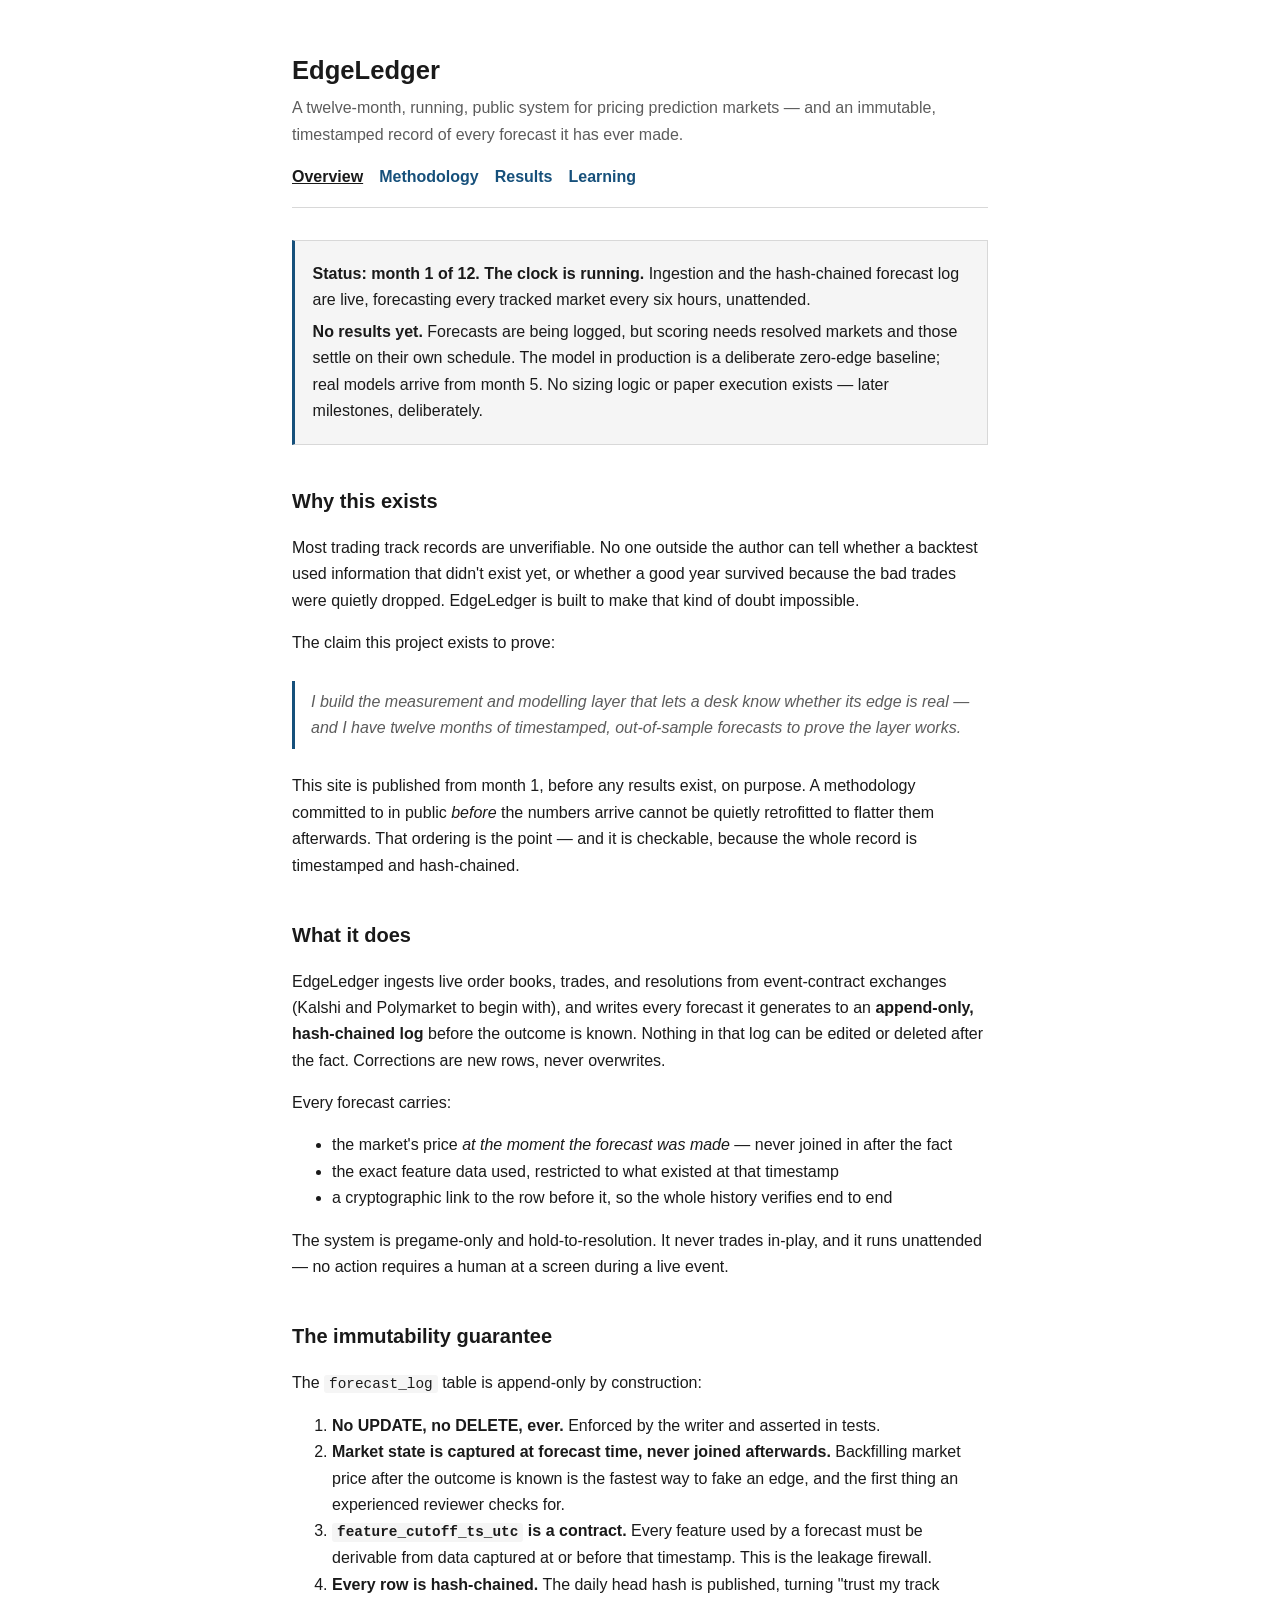
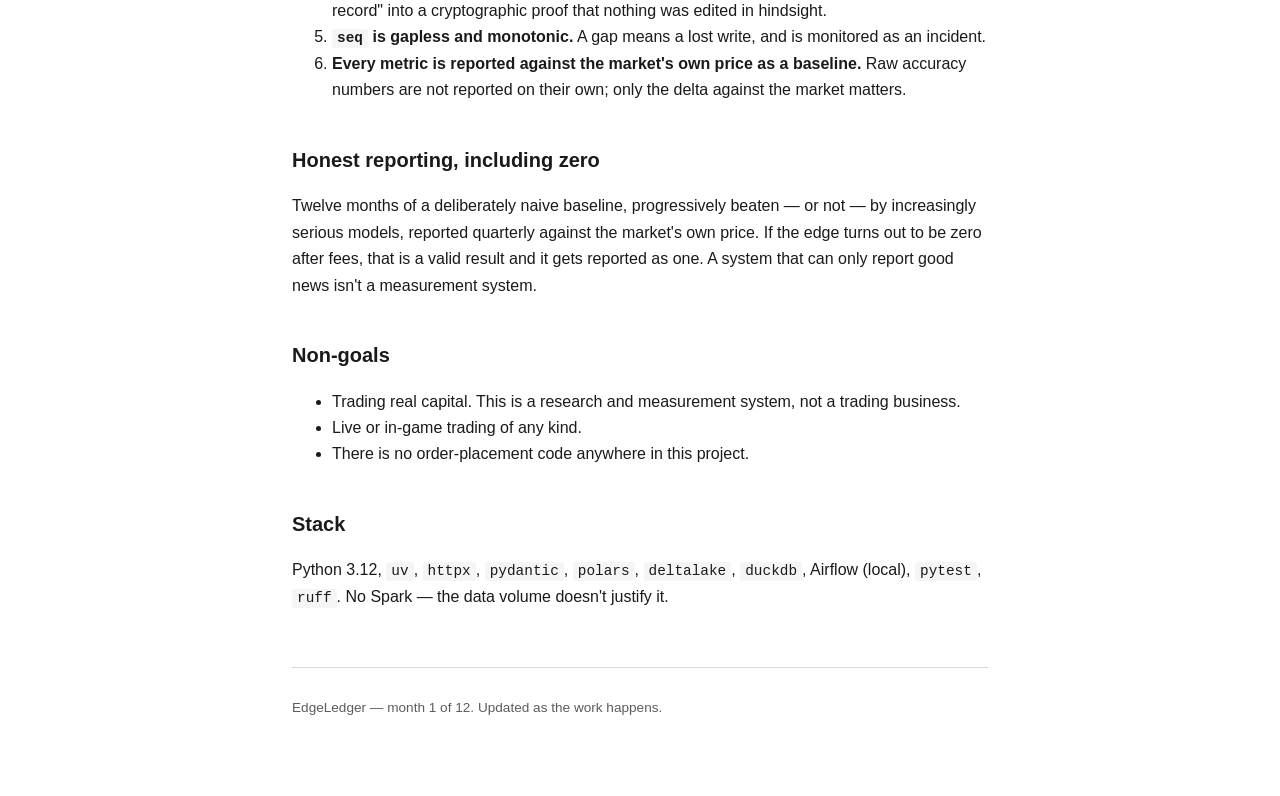
<file: site/index.html>
<!doctype html>
<html lang="en">
<head>
<meta charset="utf-8">
<meta name="viewport" content="width=device-width, initial-scale=1">
<title>EdgeLedger — a verifiable twelve-month forecasting record</title>
<meta name="description" content="A twelve-month, running, public system for pricing prediction markets, with an append-only hash-chained record of every forecast it has ever made.">
<link rel="stylesheet" href="style.css">
</head>
<body>

<header>
  <h1>EdgeLedger</h1>
  <p class="tagline">A twelve-month, running, public system for pricing prediction markets — and an
  immutable, timestamped record of every forecast it has ever made.</p>
  <nav>
    <a href="index.html" aria-current="page">Overview</a>
    <a href="methodology.html">Methodology</a>
    <a href="results.html">Results</a>
    <a href="learning.html">Learning</a>
  </nav>
</header>

<main>

<div class="status">
  <p><strong>Status: month 1 of 12. The clock is running.</strong> Ingestion and the
  hash-chained forecast log are live, forecasting every tracked market every six hours,
  unattended.</p>
  <p><strong>No results yet.</strong> Forecasts are being logged, but scoring needs resolved
  markets and those settle on their own schedule. The model in production is a deliberate
  zero-edge baseline; real models arrive from month 5. No sizing logic or paper execution
  exists — later milestones, deliberately.</p>
</div>

<h2>Why this exists</h2>

<p>Most trading track records are unverifiable. No one outside the author can tell whether a
backtest used information that didn't exist yet, or whether a good year survived because the bad
trades were quietly dropped. EdgeLedger is built to make that kind of doubt impossible.</p>

<p>The claim this project exists to prove:</p>

<blockquote>I build the measurement and modelling layer that lets a desk know whether its edge is
real — and I have twelve months of timestamped, out-of-sample forecasts to prove the layer
works.</blockquote>

<p>This site is published from month 1, before any results exist, on purpose. A methodology
committed to in public <em>before</em> the numbers arrive cannot be quietly retrofitted to
flatter them afterwards. That ordering is the point — and it is checkable, because the whole
record is timestamped and hash-chained.</p>

<h2>What it does</h2>

<p>EdgeLedger ingests live order books, trades, and resolutions from event-contract exchanges
(Kalshi and Polymarket to begin with), and writes every forecast it generates to an
<strong>append-only, hash-chained log</strong> before the outcome is known. Nothing in that log
can be edited or deleted after the fact. Corrections are new rows, never overwrites.</p>

<p>Every forecast carries:</p>
<ul>
  <li>the market's price <em>at the moment the forecast was made</em> — never joined in after the fact</li>
  <li>the exact feature data used, restricted to what existed at that timestamp</li>
  <li>a cryptographic link to the row before it, so the whole history verifies end to end</li>
</ul>

<p>The system is pregame-only and hold-to-resolution. It never trades in-play, and it runs
unattended — no action requires a human at a screen during a live event.</p>

<h2>The immutability guarantee</h2>

<p>The <code>forecast_log</code> table is append-only by construction:</p>

<ol>
  <li><strong>No UPDATE, no DELETE, ever.</strong> Enforced by the writer and asserted in tests.</li>
  <li><strong>Market state is captured at forecast time, never joined afterwards.</strong>
  Backfilling market price after the outcome is known is the fastest way to fake an edge, and the
  first thing an experienced reviewer checks for.</li>
  <li><strong><code>feature_cutoff_ts_utc</code> is a contract.</strong> Every feature used by a
  forecast must be derivable from data captured at or before that timestamp. This is the leakage
  firewall.</li>
  <li><strong>Every row is hash-chained.</strong> The daily head hash is published, turning "trust
  my track record" into a cryptographic proof that nothing was edited in hindsight.</li>
  <li><strong><code>seq</code> is gapless and monotonic.</strong> A gap means a lost write, and is
  monitored as an incident.</li>
  <li><strong>Every metric is reported against the market's own price as a baseline.</strong> Raw
  accuracy numbers are not reported on their own; only the delta against the market matters.</li>
</ol>

<h2>Honest reporting, including zero</h2>

<p>Twelve months of a deliberately naive baseline, progressively beaten — or not — by
increasingly serious models, reported quarterly against the market's own price. If the edge turns
out to be zero after fees, that is a valid result and it gets reported as one. A system that can
only report good news isn't a measurement system.</p>

<h2>Non-goals</h2>

<ul>
  <li>Trading real capital. This is a research and measurement system, not a trading business.</li>
  <li>Live or in-game trading of any kind.</li>
  <li>There is no order-placement code anywhere in this project.</li>
</ul>

<h2>Stack</h2>

<p>Python 3.12, <code>uv</code>, <code>httpx</code>, <code>pydantic</code>, <code>polars</code>,
<code>deltalake</code>, <code>duckdb</code>, Airflow (local), <code>pytest</code>,
<code>ruff</code>. No Spark — the data volume doesn't justify it.</p>

</main>

<footer>
  <p>EdgeLedger — month 1 of 12. Updated as the work happens.</p>
</footer>

</body>
</html>
</file>
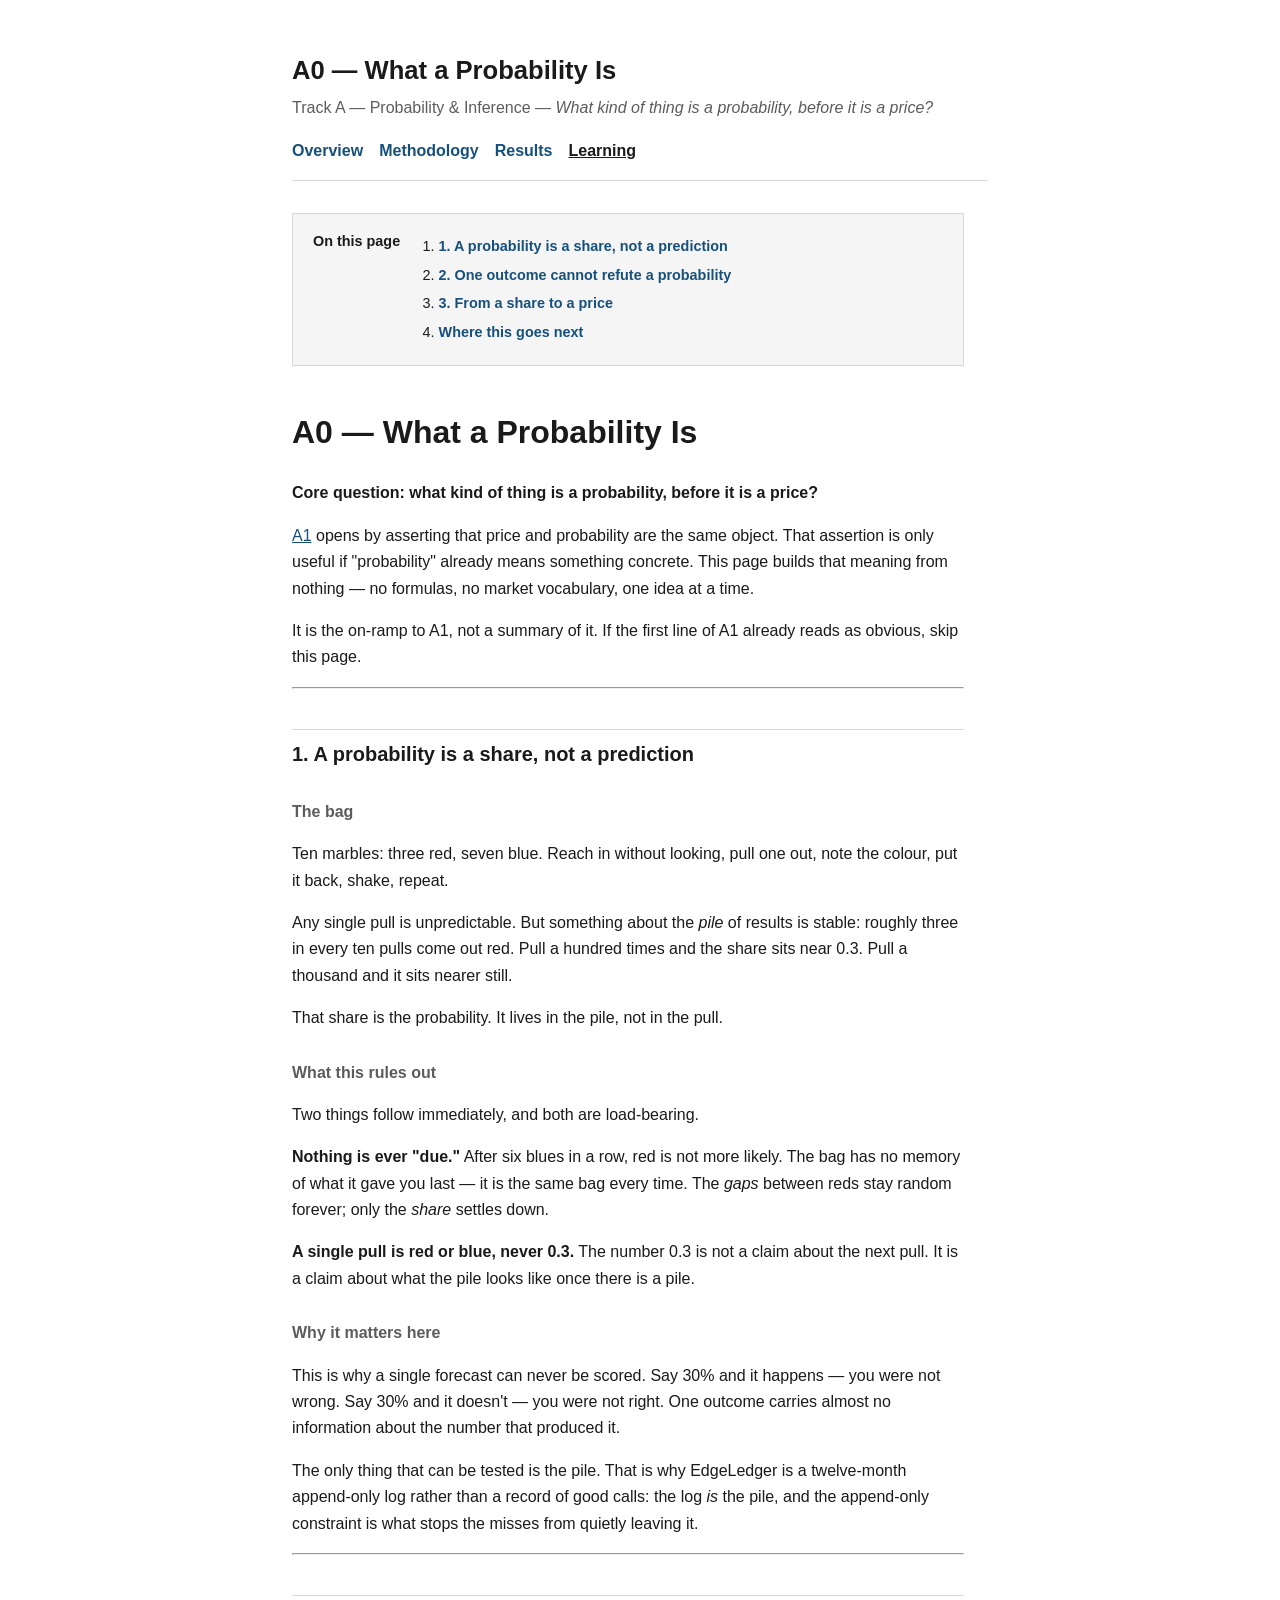
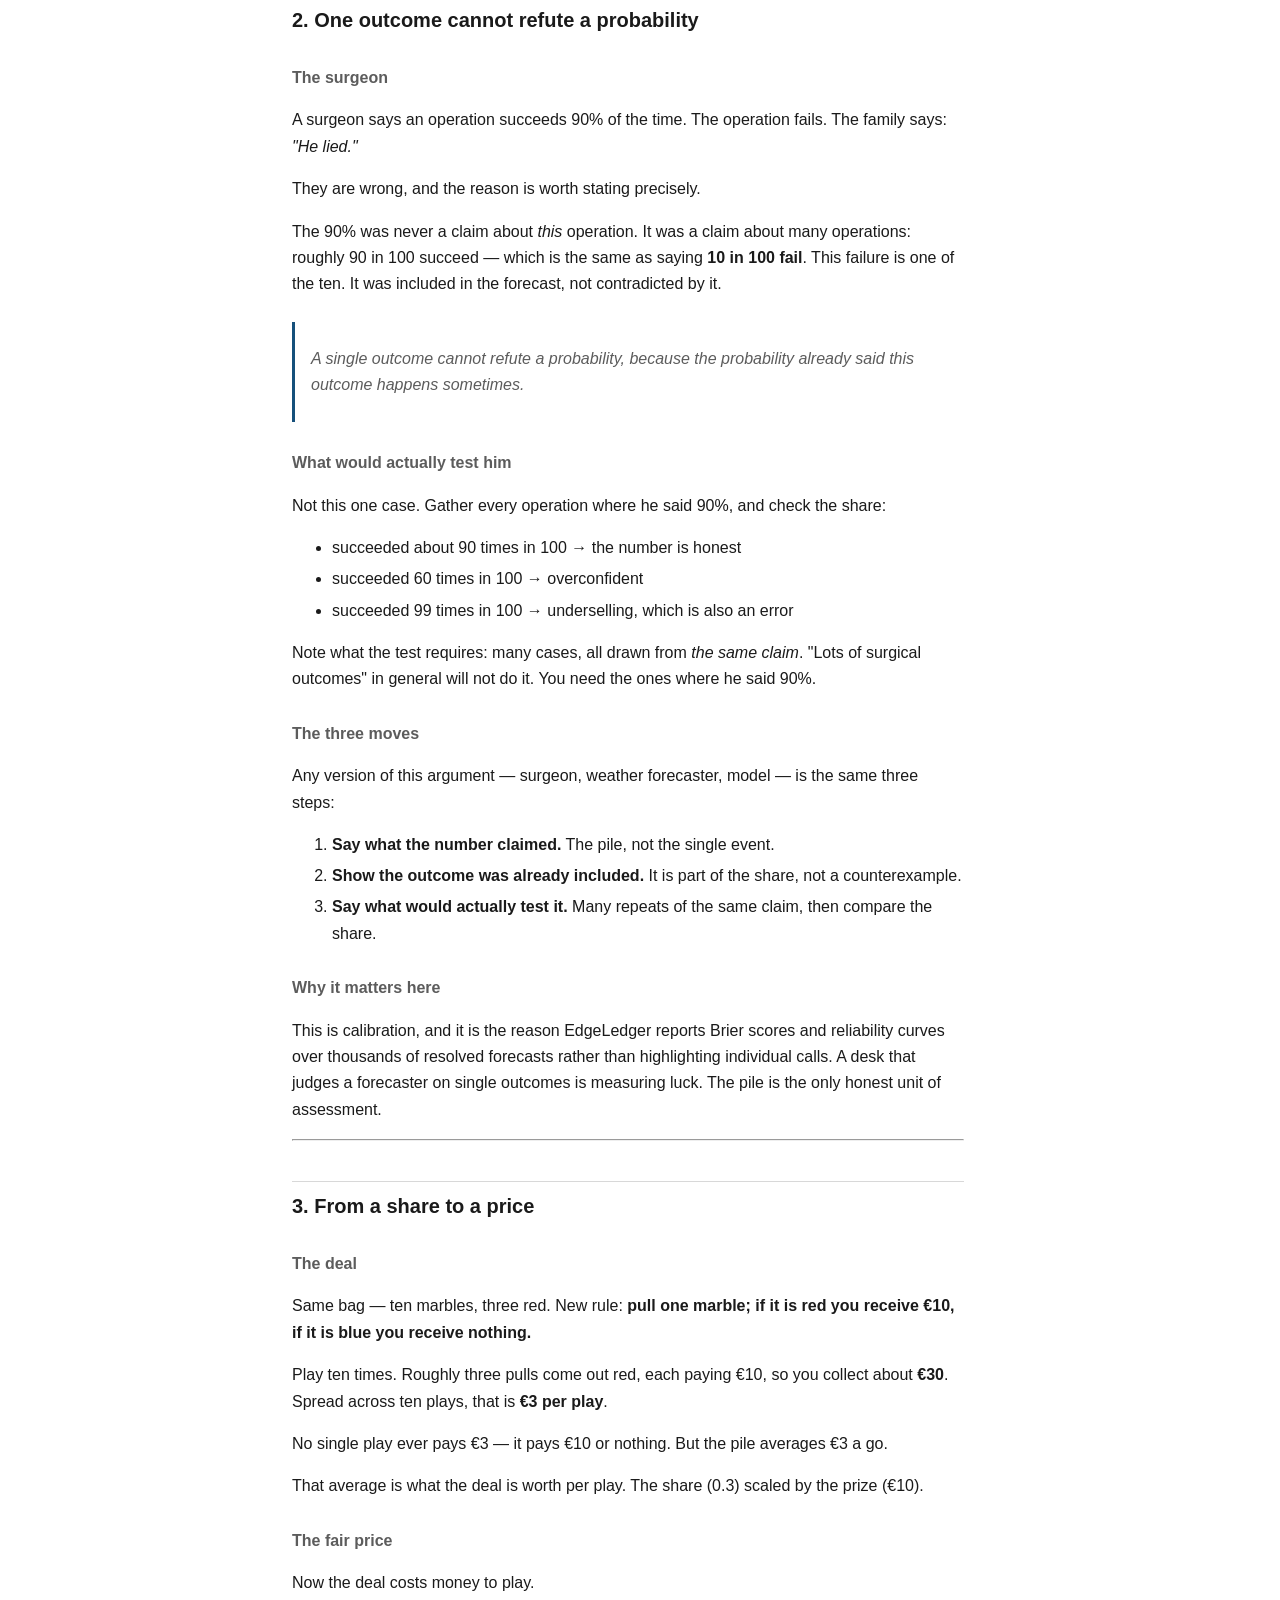
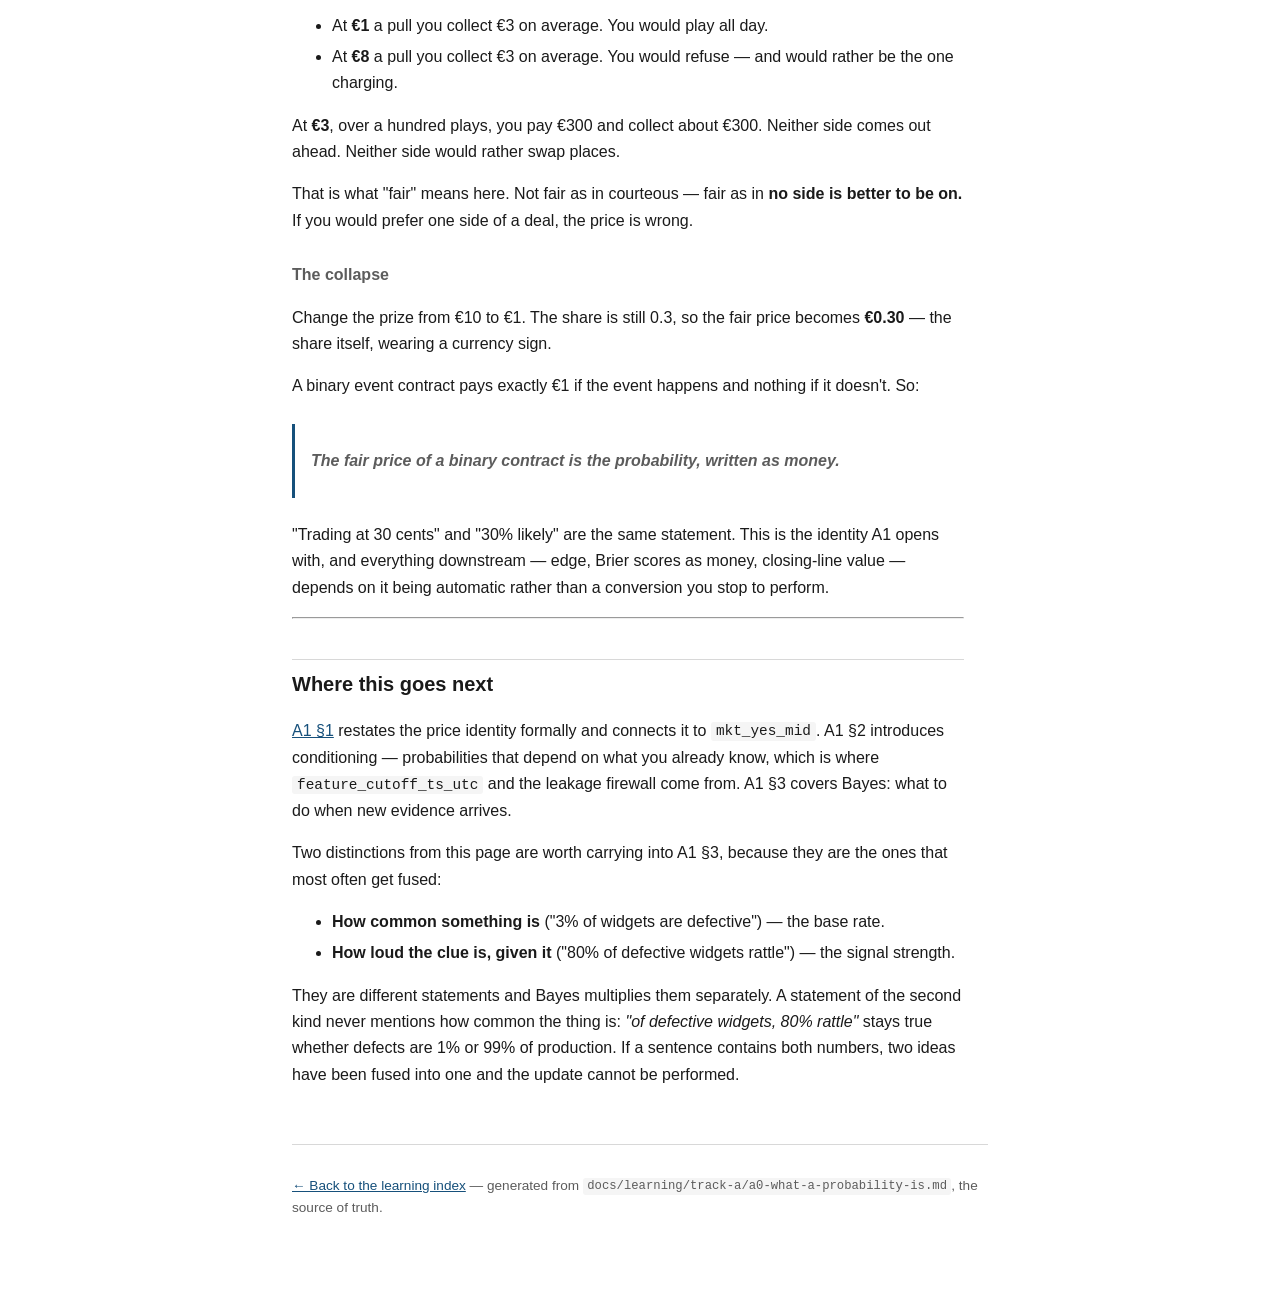
<file: site/learning-a0.html>
<!doctype html>
<html lang="en">
<head>
<meta charset="utf-8">
<meta name="viewport" content="width=device-width, initial-scale=1">
<title>A0 — What a Probability Is — EdgeLedger</title>
<meta name="description" content="What kind of thing is a probability, before it is a price? EdgeLedger learning notes.">
<link rel="stylesheet" href="style.css">
</head>
<body>

<header>
  <h1>A0 — What a Probability Is</h1>
  <p class="tagline">Track A — Probability &amp; Inference — <em>What kind of thing is a probability, before it is a price?</em></p>
  <nav>
    <a href="index.html">Overview</a>
    <a href="methodology.html">Methodology</a>
    <a href="results.html">Results</a>
    <a href="learning.html" aria-current="page">Learning</a>
  </nav>
</header>

<main class="prose">
<nav class="toc"><p><strong>On this page</strong></p>
<ol>
    <li><a href="#1-a-probability-is-a-share-not-a-prediction">1. A probability is a share, not a prediction</a></li>
    <li><a href="#2-one-outcome-cannot-refute-a-probability">2. One outcome cannot refute a probability</a></li>
    <li><a href="#3-from-a-share-to-a-price">3. From a share to a price</a></li>
    <li><a href="#where-this-goes-next">Where this goes next</a></li>
</ol></nav>
<h1 id="a0-what-a-probability-is">A0 — What a Probability Is</h1>
<p><strong>Core question: what kind of thing is a probability, before it is a price?</strong></p>
<p><a href="learning-a1.html">A1</a> opens by asserting that price and probability are the same
object. That assertion is only useful if "probability" already means something concrete. This
page builds that meaning from nothing — no formulas, no market vocabulary, one idea at a time.</p>
<p>It is the on-ramp to A1, not a summary of it. If the first line of A1 already reads as obvious,
skip this page.</p>
<hr />
<h2 id="1-a-probability-is-a-share-not-a-prediction">1. A probability is a share, not a prediction</h2>
<h3 id="the-bag">The bag</h3>
<p>Ten marbles: three red, seven blue. Reach in without looking, pull one out, note the colour, put
it back, shake, repeat.</p>
<p>Any single pull is unpredictable. But something about the <em>pile</em> of results is stable: roughly
three in every ten pulls come out red. Pull a hundred times and the share sits near 0.3. Pull a
thousand and it sits nearer still.</p>
<p>That share is the probability. It lives in the pile, not in the pull.</p>
<h3 id="what-this-rules-out">What this rules out</h3>
<p>Two things follow immediately, and both are load-bearing.</p>
<p><strong>Nothing is ever "due."</strong> After six blues in a row, red is not more likely. The bag has no memory
of what it gave you last — it is the same bag every time. The <em>gaps</em> between reds stay random
forever; only the <em>share</em> settles down.</p>
<p><strong>A single pull is red or blue, never 0.3.</strong> The number 0.3 is not a claim about the next pull.
It is a claim about what the pile looks like once there is a pile.</p>
<h3 id="why-it-matters-here">Why it matters here</h3>
<p>This is why a single forecast can never be scored. Say 30% and it happens — you were not wrong.
Say 30% and it doesn't — you were not right. One outcome carries almost no information about the
number that produced it.</p>
<p>The only thing that can be tested is the pile. That is why EdgeLedger is a twelve-month
append-only log rather than a record of good calls: the log <em>is</em> the pile, and the append-only
constraint is what stops the misses from quietly leaving it.</p>
<hr />
<h2 id="2-one-outcome-cannot-refute-a-probability">2. One outcome cannot refute a probability</h2>
<h3 id="the-surgeon">The surgeon</h3>
<p>A surgeon says an operation succeeds 90% of the time. The operation fails. The family says:
<em>"He lied."</em></p>
<p>They are wrong, and the reason is worth stating precisely.</p>
<p>The 90% was never a claim about <em>this</em> operation. It was a claim about many operations: roughly
90 in 100 succeed — which is the same as saying <strong>10 in 100 fail</strong>. This failure is one of the
ten. It was included in the forecast, not contradicted by it.</p>
<blockquote>
<p>A single outcome cannot refute a probability, because the probability already said this outcome
happens sometimes.</p>
</blockquote>
<h3 id="what-would-actually-test-him">What would actually test him</h3>
<p>Not this one case. Gather every operation where he said 90%, and check the share:</p>
<ul>
<li>succeeded about 90 times in 100 → the number is honest</li>
<li>succeeded 60 times in 100 → overconfident</li>
<li>succeeded 99 times in 100 → underselling, which is also an error</li>
</ul>
<p>Note what the test requires: many cases, all drawn from <em>the same claim</em>. "Lots of surgical
outcomes" in general will not do it. You need the ones where he said 90%.</p>
<h3 id="the-three-moves">The three moves</h3>
<p>Any version of this argument — surgeon, weather forecaster, model — is the same three steps:</p>
<ol>
<li><strong>Say what the number claimed.</strong> The pile, not the single event.</li>
<li><strong>Show the outcome was already included.</strong> It is part of the share, not a counterexample.</li>
<li><strong>Say what would actually test it.</strong> Many repeats of the same claim, then compare the share.</li>
</ol>
<h3 id="why-it-matters-here_1">Why it matters here</h3>
<p>This is calibration, and it is the reason EdgeLedger reports Brier scores and reliability curves
over thousands of resolved forecasts rather than highlighting individual calls. A desk that judges
a forecaster on single outcomes is measuring luck. The pile is the only honest unit of assessment.</p>
<hr />
<h2 id="3-from-a-share-to-a-price">3. From a share to a price</h2>
<h3 id="the-deal">The deal</h3>
<p>Same bag — ten marbles, three red. New rule: <strong>pull one marble; if it is red you receive €10, if
it is blue you receive nothing.</strong></p>
<p>Play ten times. Roughly three pulls come out red, each paying €10, so you collect about <strong>€30</strong>.
Spread across ten plays, that is <strong>€3 per play</strong>.</p>
<p>No single play ever pays €3 — it pays €10 or nothing. But the pile averages €3 a go.</p>
<p>That average is what the deal is worth per play. The share (0.3) scaled by the prize (€10).</p>
<h3 id="the-fair-price">The fair price</h3>
<p>Now the deal costs money to play.</p>
<ul>
<li>At <strong>€1</strong> a pull you collect €3 on average. You would play all day.</li>
<li>At <strong>€8</strong> a pull you collect €3 on average. You would refuse — and would rather be the one
  charging.</li>
</ul>
<p>At <strong>€3</strong>, over a hundred plays, you pay €300 and collect about €300. Neither side comes out
ahead. Neither side would rather swap places.</p>
<p>That is what "fair" means here. Not fair as in courteous — fair as in <strong>no side is better to be
on.</strong> If you would prefer one side of a deal, the price is wrong.</p>
<h3 id="the-collapse">The collapse</h3>
<p>Change the prize from €10 to €1. The share is still 0.3, so the fair price becomes <strong>€0.30</strong> — the
share itself, wearing a currency sign.</p>
<p>A binary event contract pays exactly €1 if the event happens and nothing if it doesn't. So:</p>
<blockquote>
<p><strong>The fair price of a binary contract is the probability, written as money.</strong></p>
</blockquote>
<p>"Trading at 30 cents" and "30% likely" are the same statement. This is the identity A1 opens
with, and everything downstream — edge, Brier scores as money, closing-line value — depends on it
being automatic rather than a conversion you stop to perform.</p>
<hr />
<h2 id="where-this-goes-next">Where this goes next</h2>
<p><a href="learning-a1.html">A1 §1</a> restates the price identity formally and connects it to
<code>mkt_yes_mid</code>. A1 §2 introduces conditioning — probabilities that depend on what you already know,
which is where <code>feature_cutoff_ts_utc</code> and the leakage firewall come from. A1 §3 covers Bayes:
what to do when new evidence arrives.</p>
<p>Two distinctions from this page are worth carrying into A1 §3, because they are the ones that most
often get fused:</p>
<ul>
<li><strong>How common something is</strong> ("3% of widgets are defective") — the base rate.</li>
<li><strong>How loud the clue is, given it</strong> ("80% of defective widgets rattle") — the signal strength.</li>
</ul>
<p>They are different statements and Bayes multiplies them separately. A statement of the second kind
never mentions how common the thing is: <em>"of defective widgets, 80% rattle"</em> stays true whether
defects are 1% or 99% of production. If a sentence contains both numbers, two ideas have been
fused into one and the update cannot be performed.</p>
</main>

<footer>
  <p><a href="learning.html">&larr; Back to the learning index</a> — generated from
  <code>docs/learning/track-a/a0-what-a-probability-is.md</code>, the source of truth.</p>
</footer>

</body>
</html>
</file>
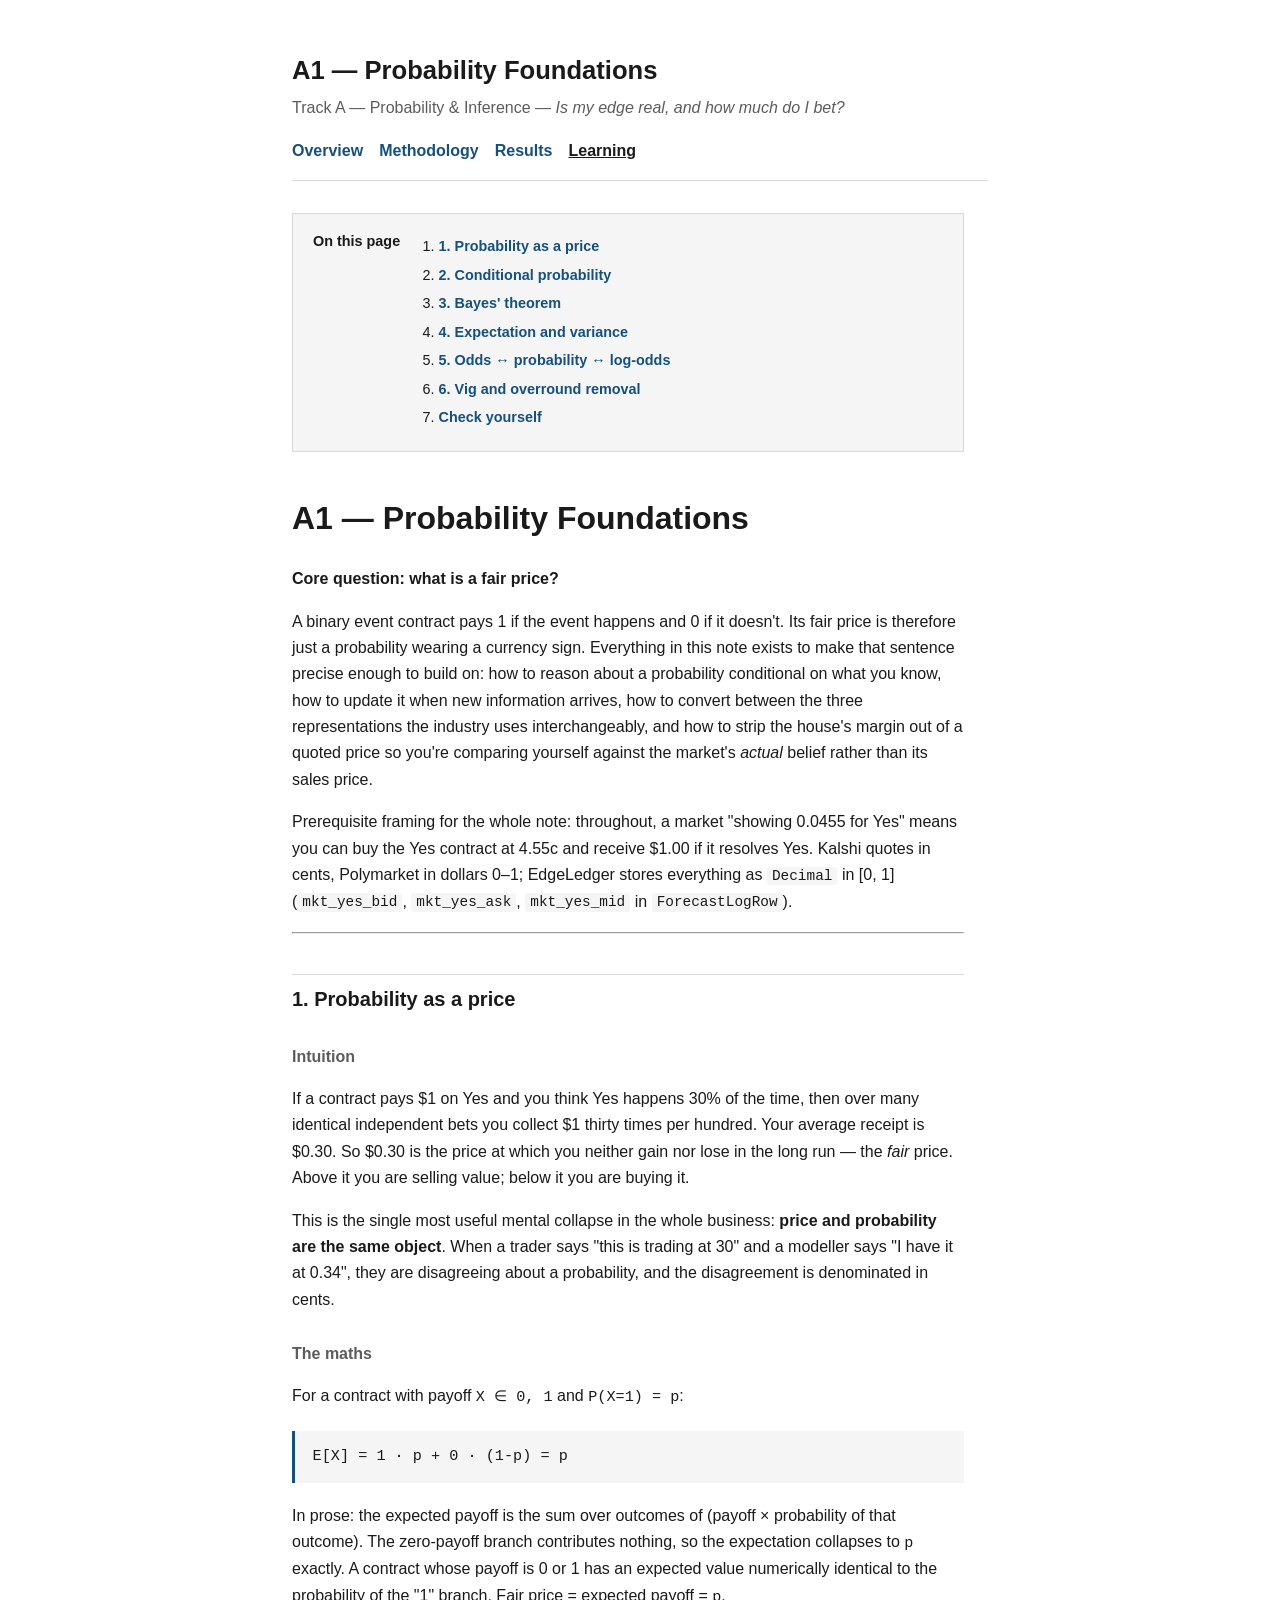
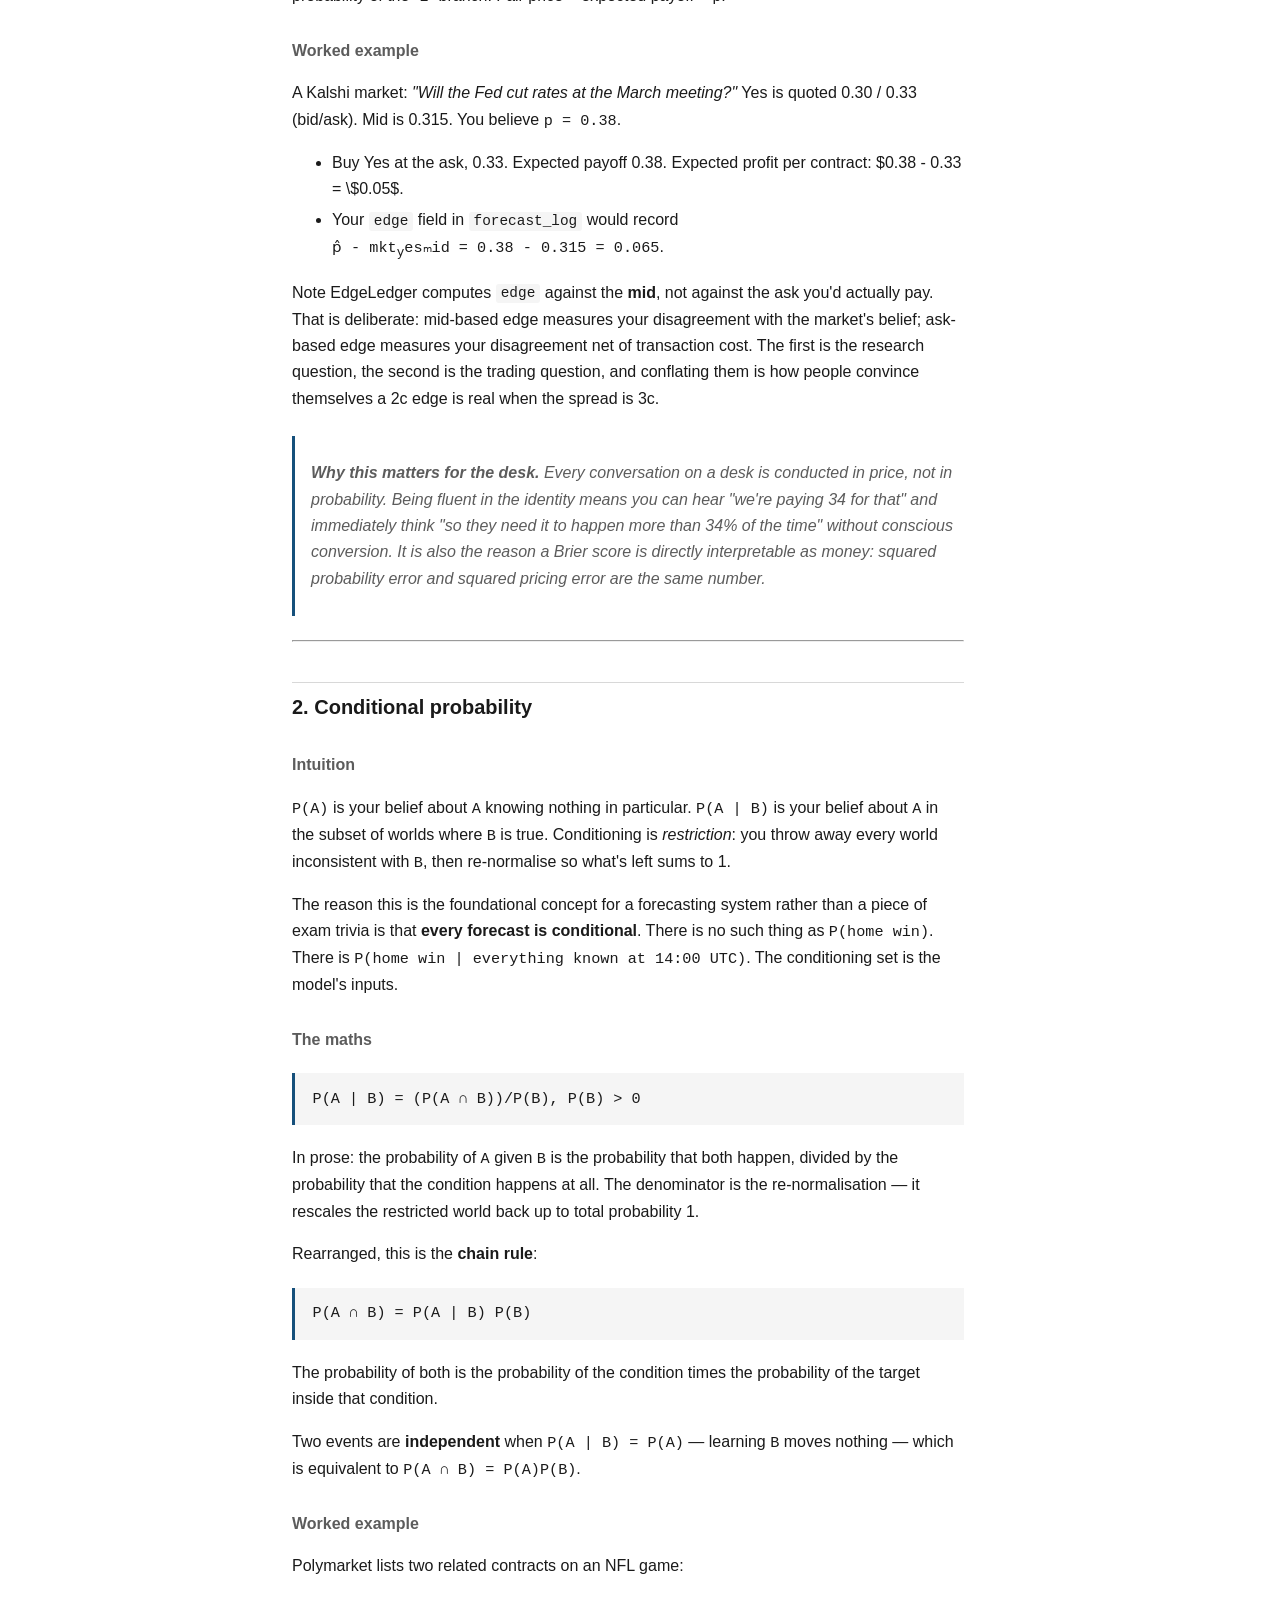
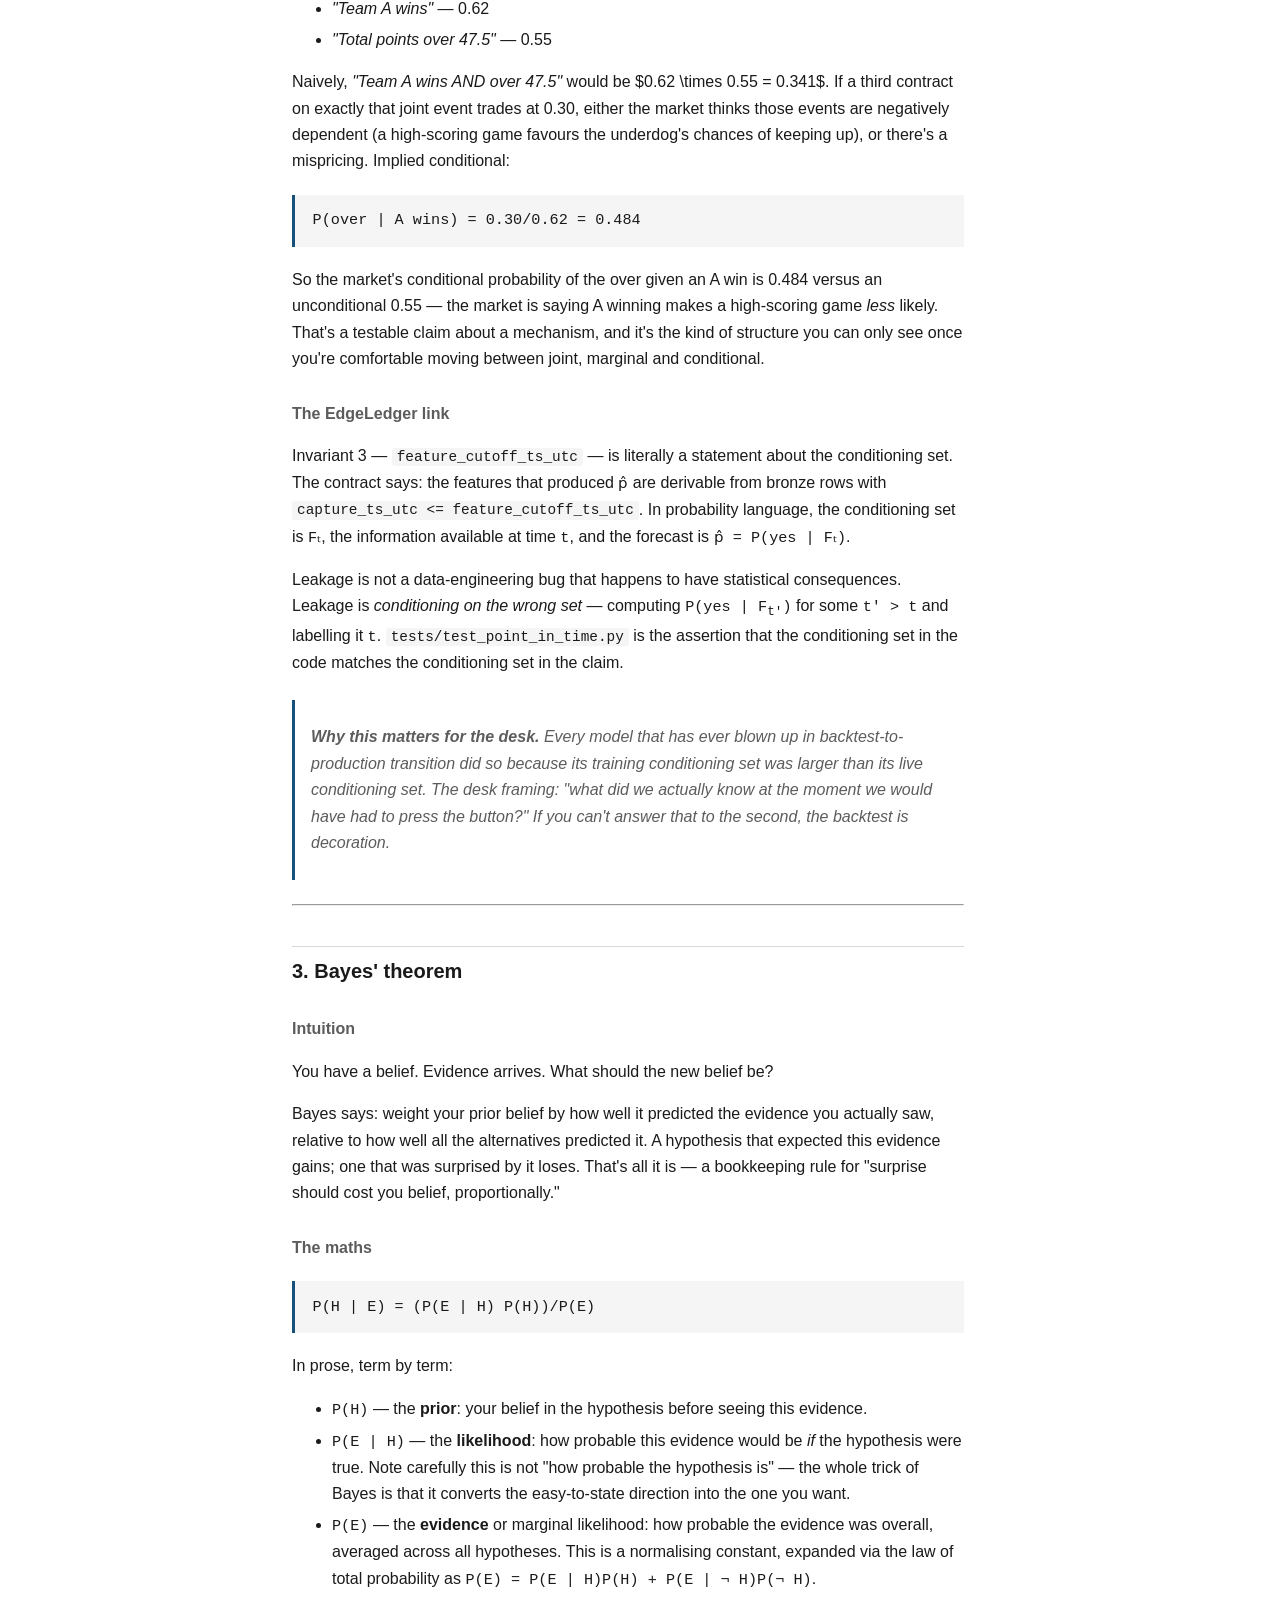
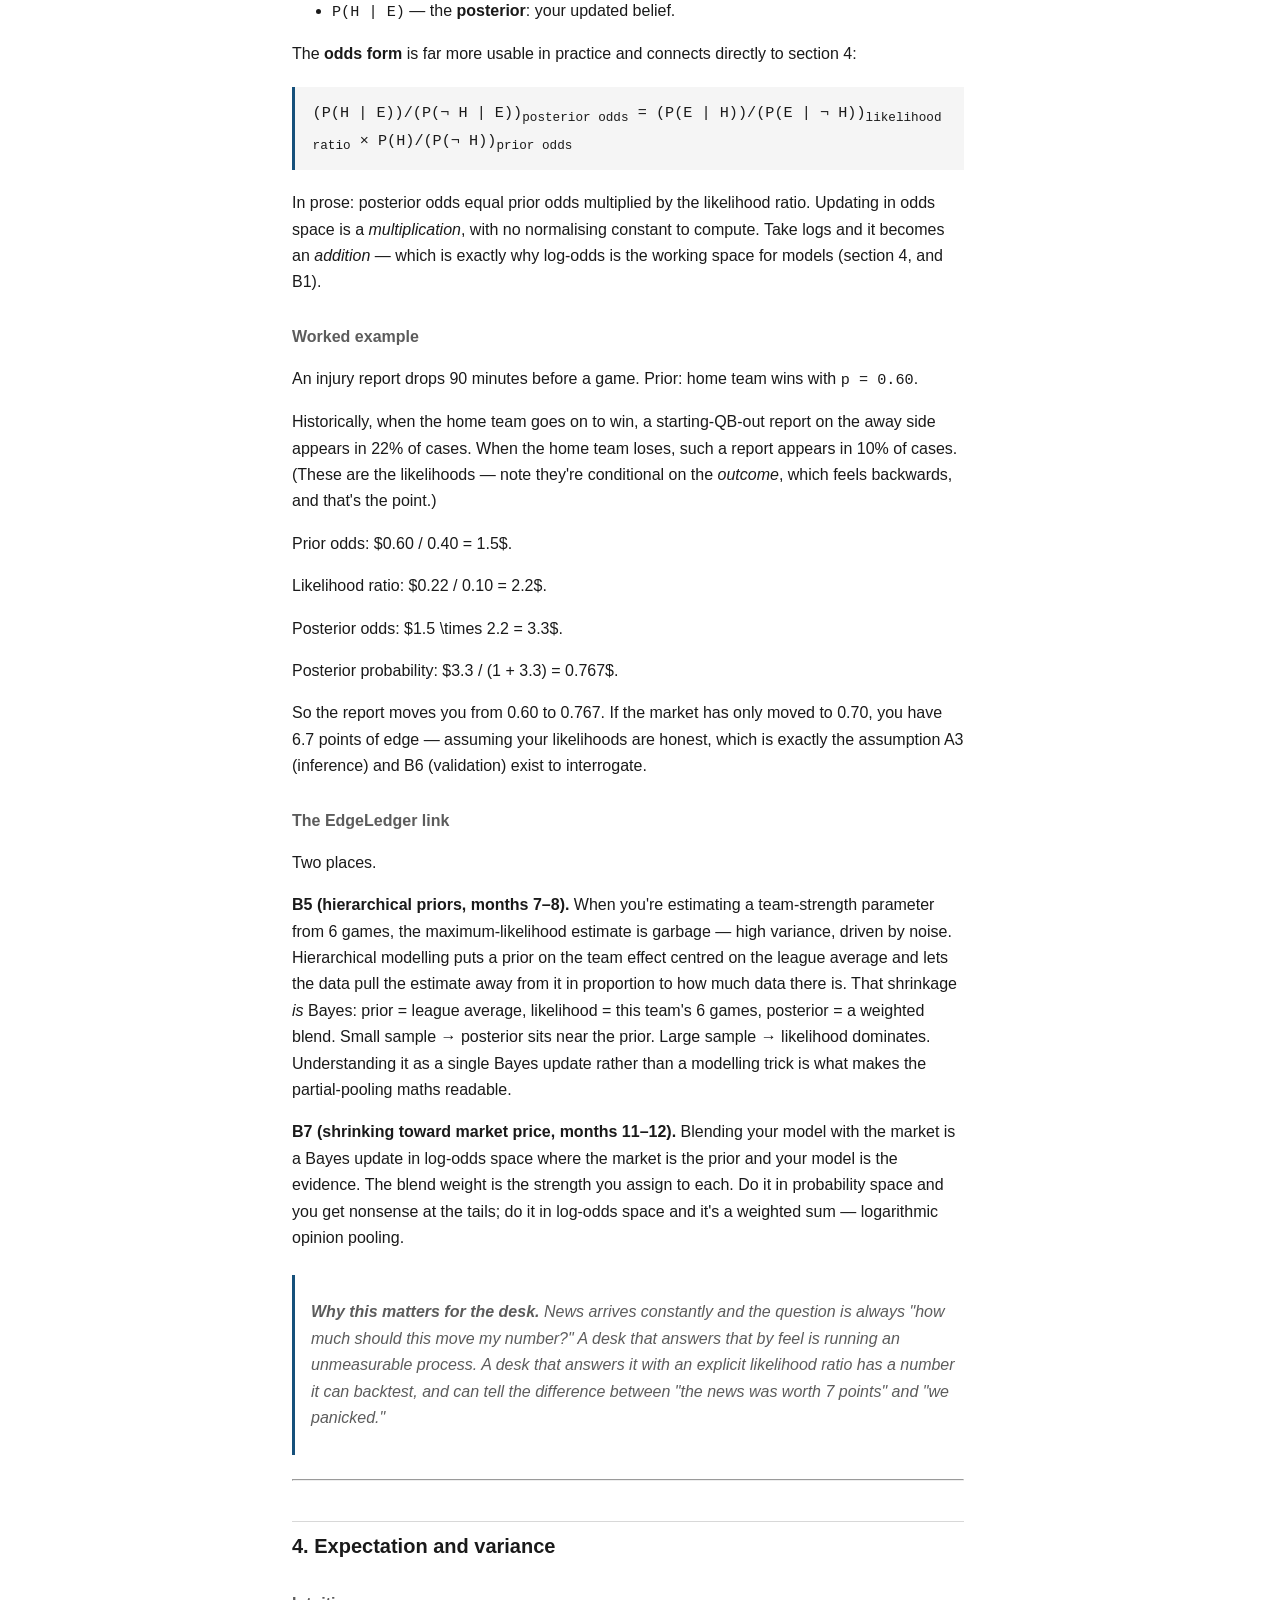
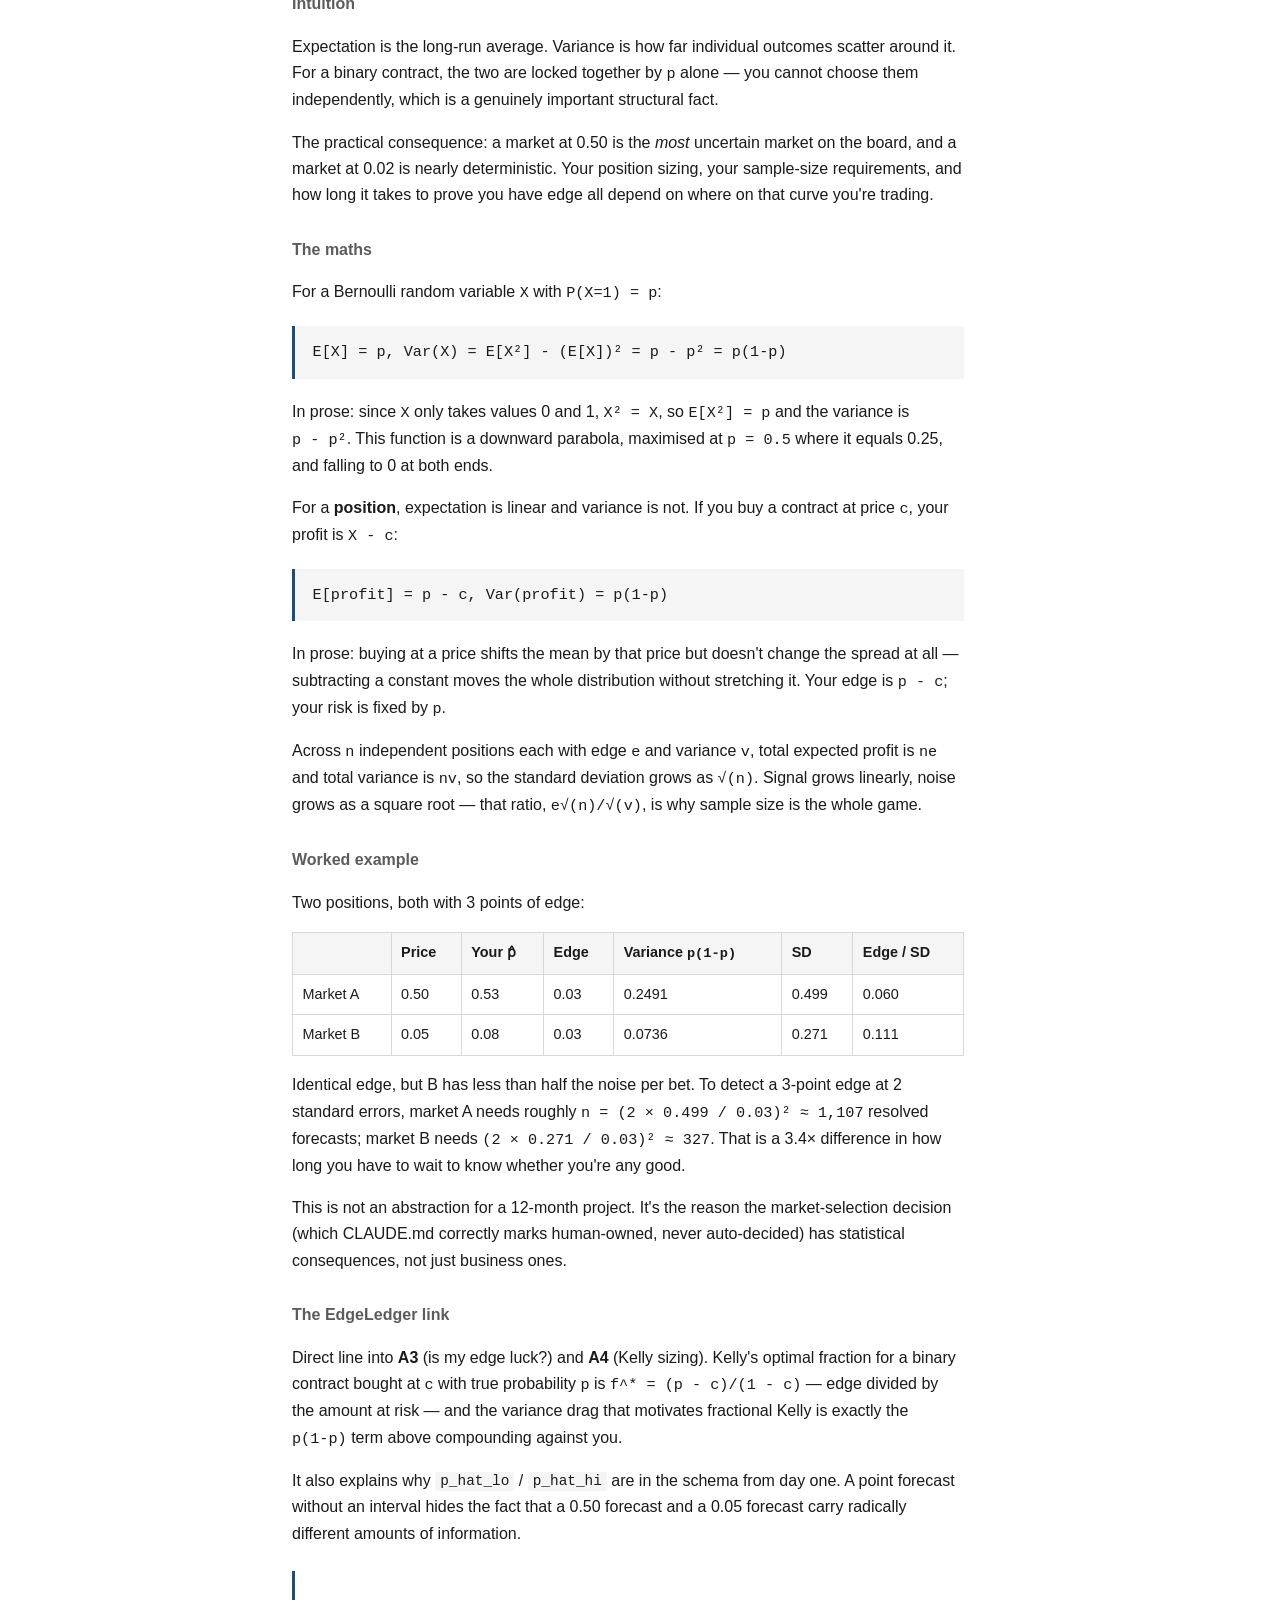
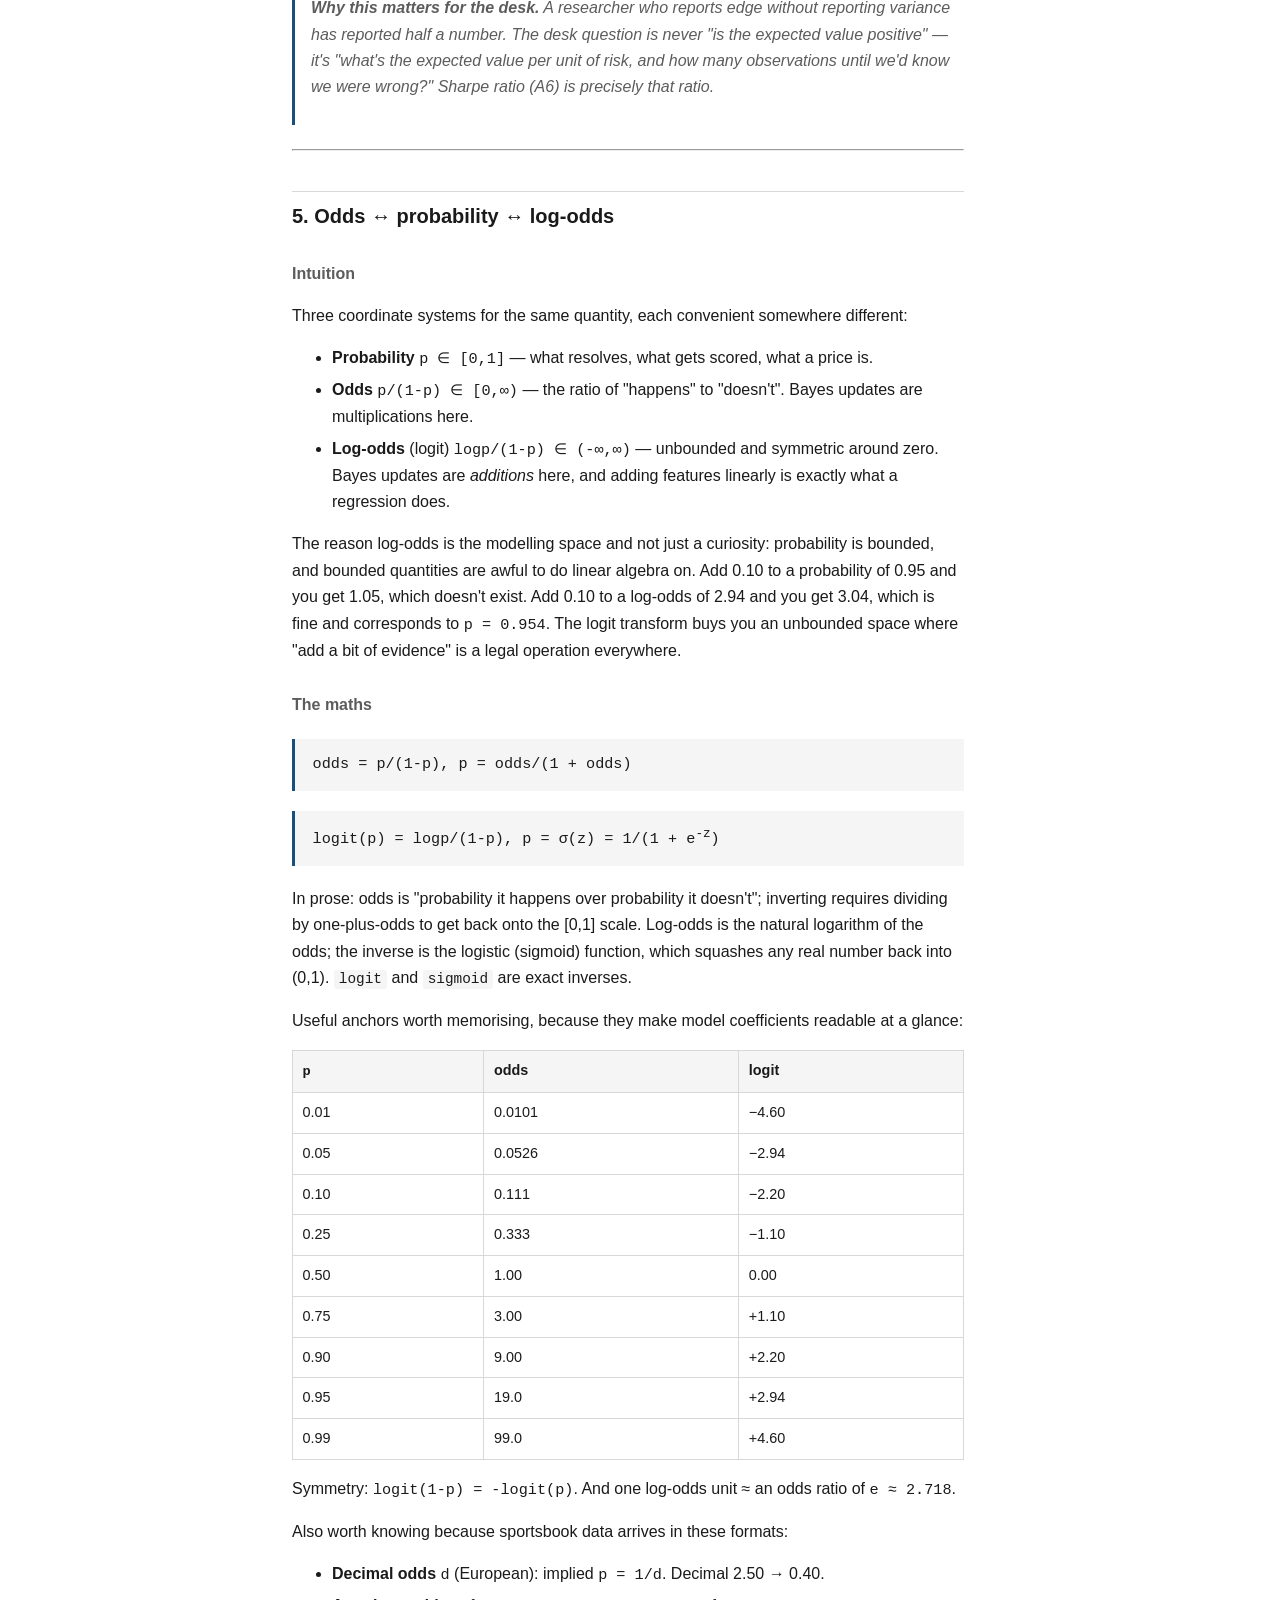
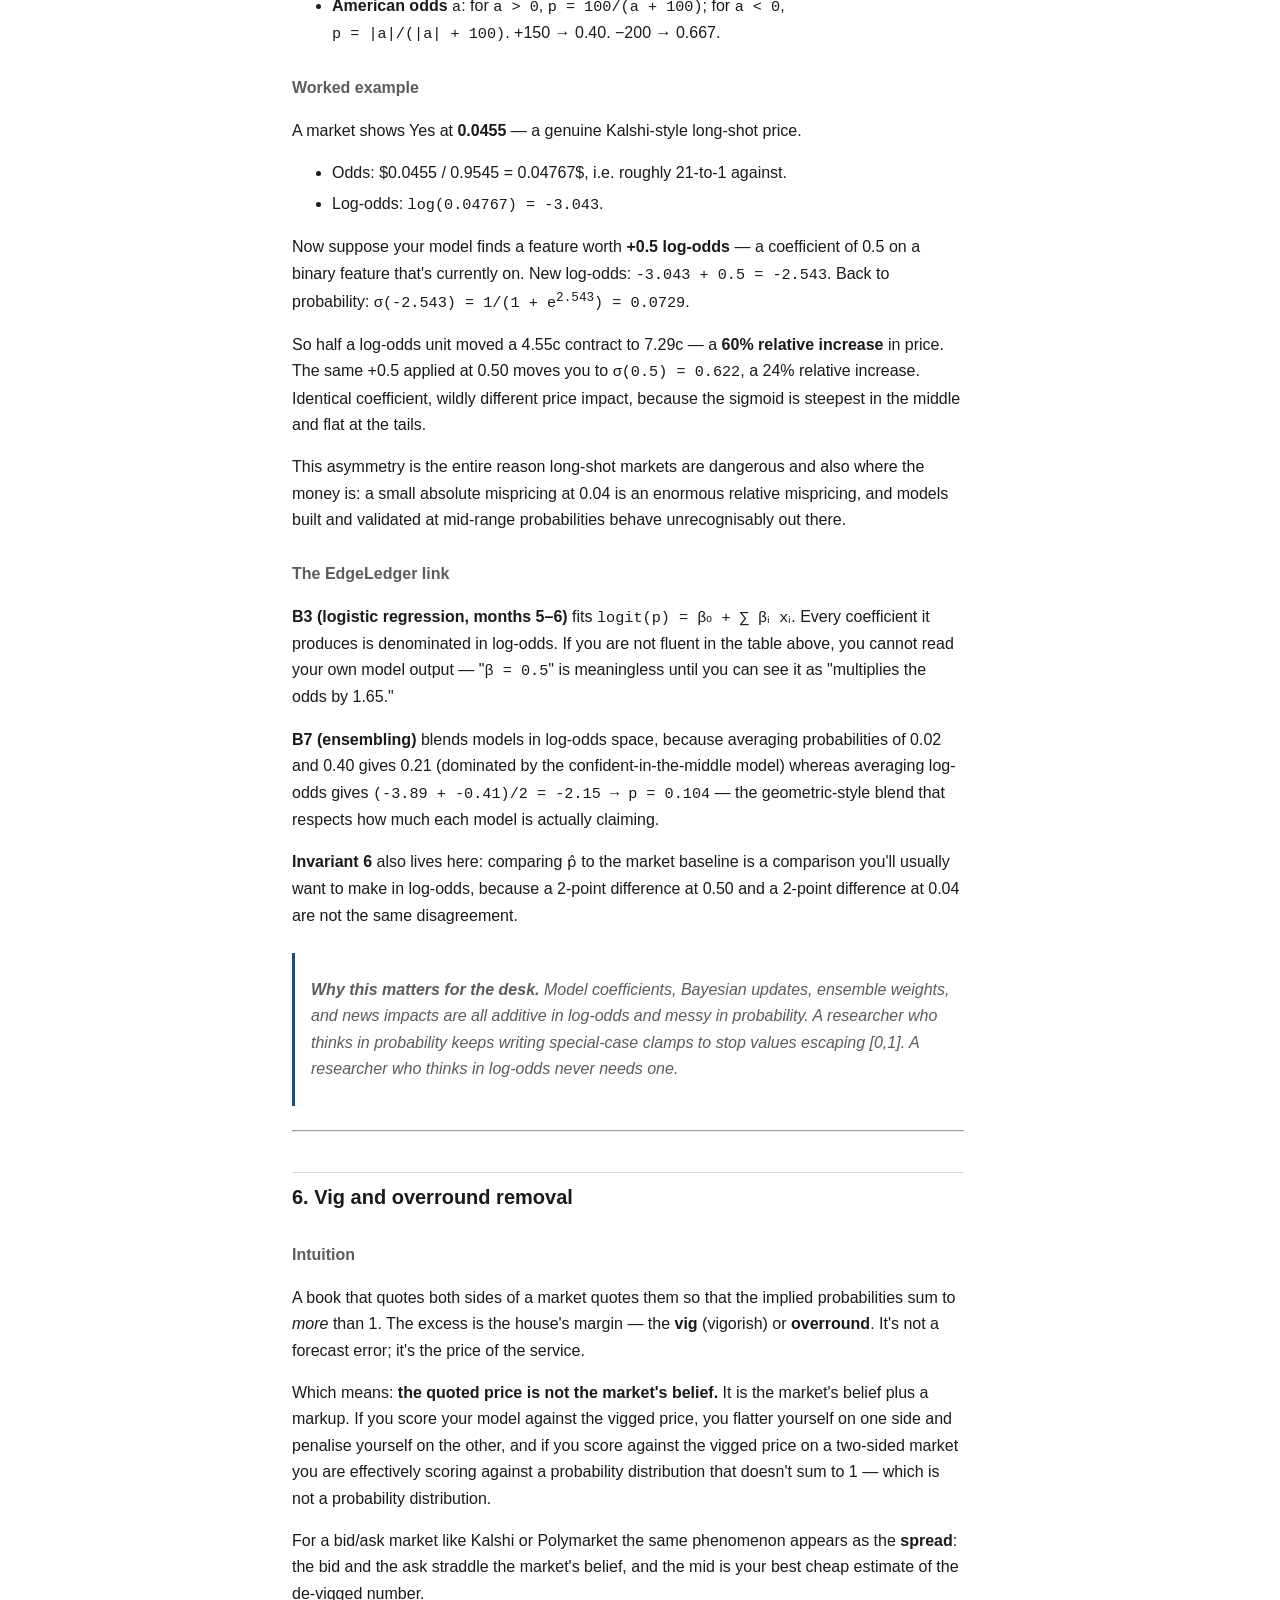
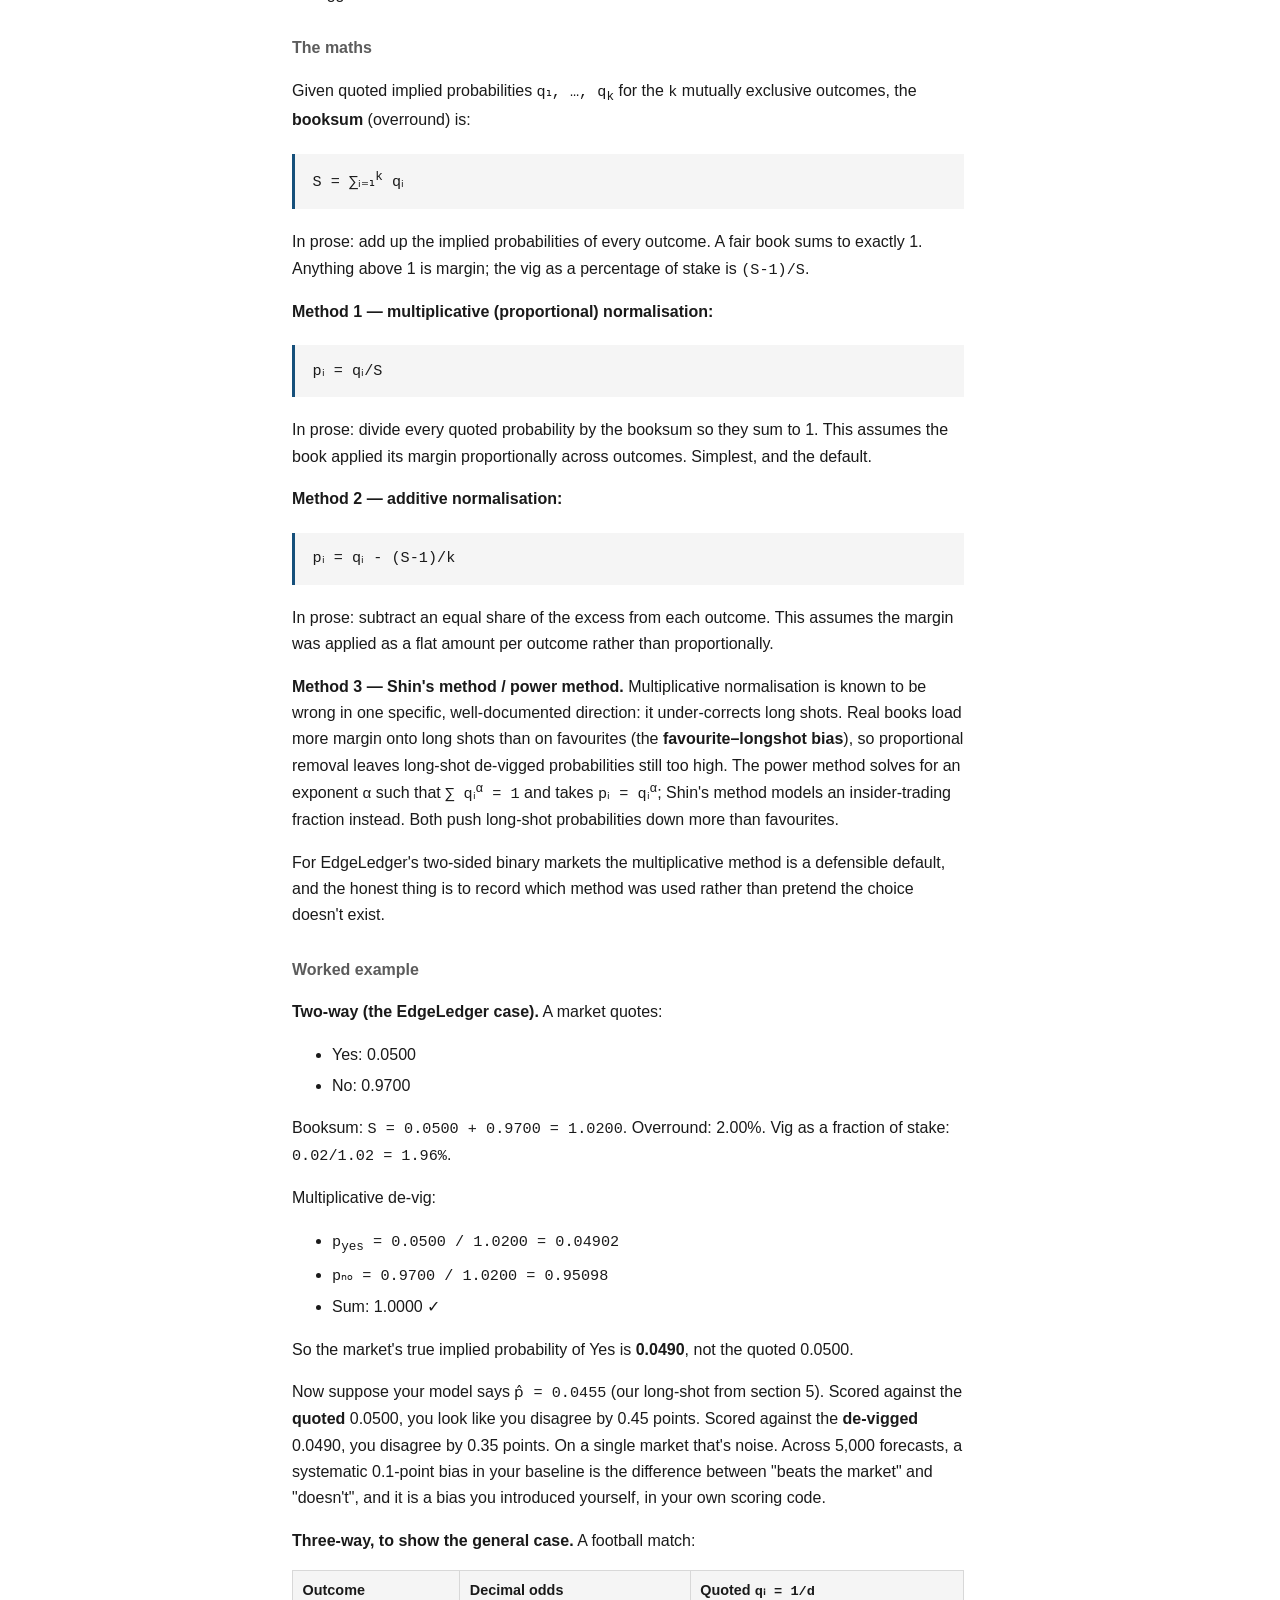
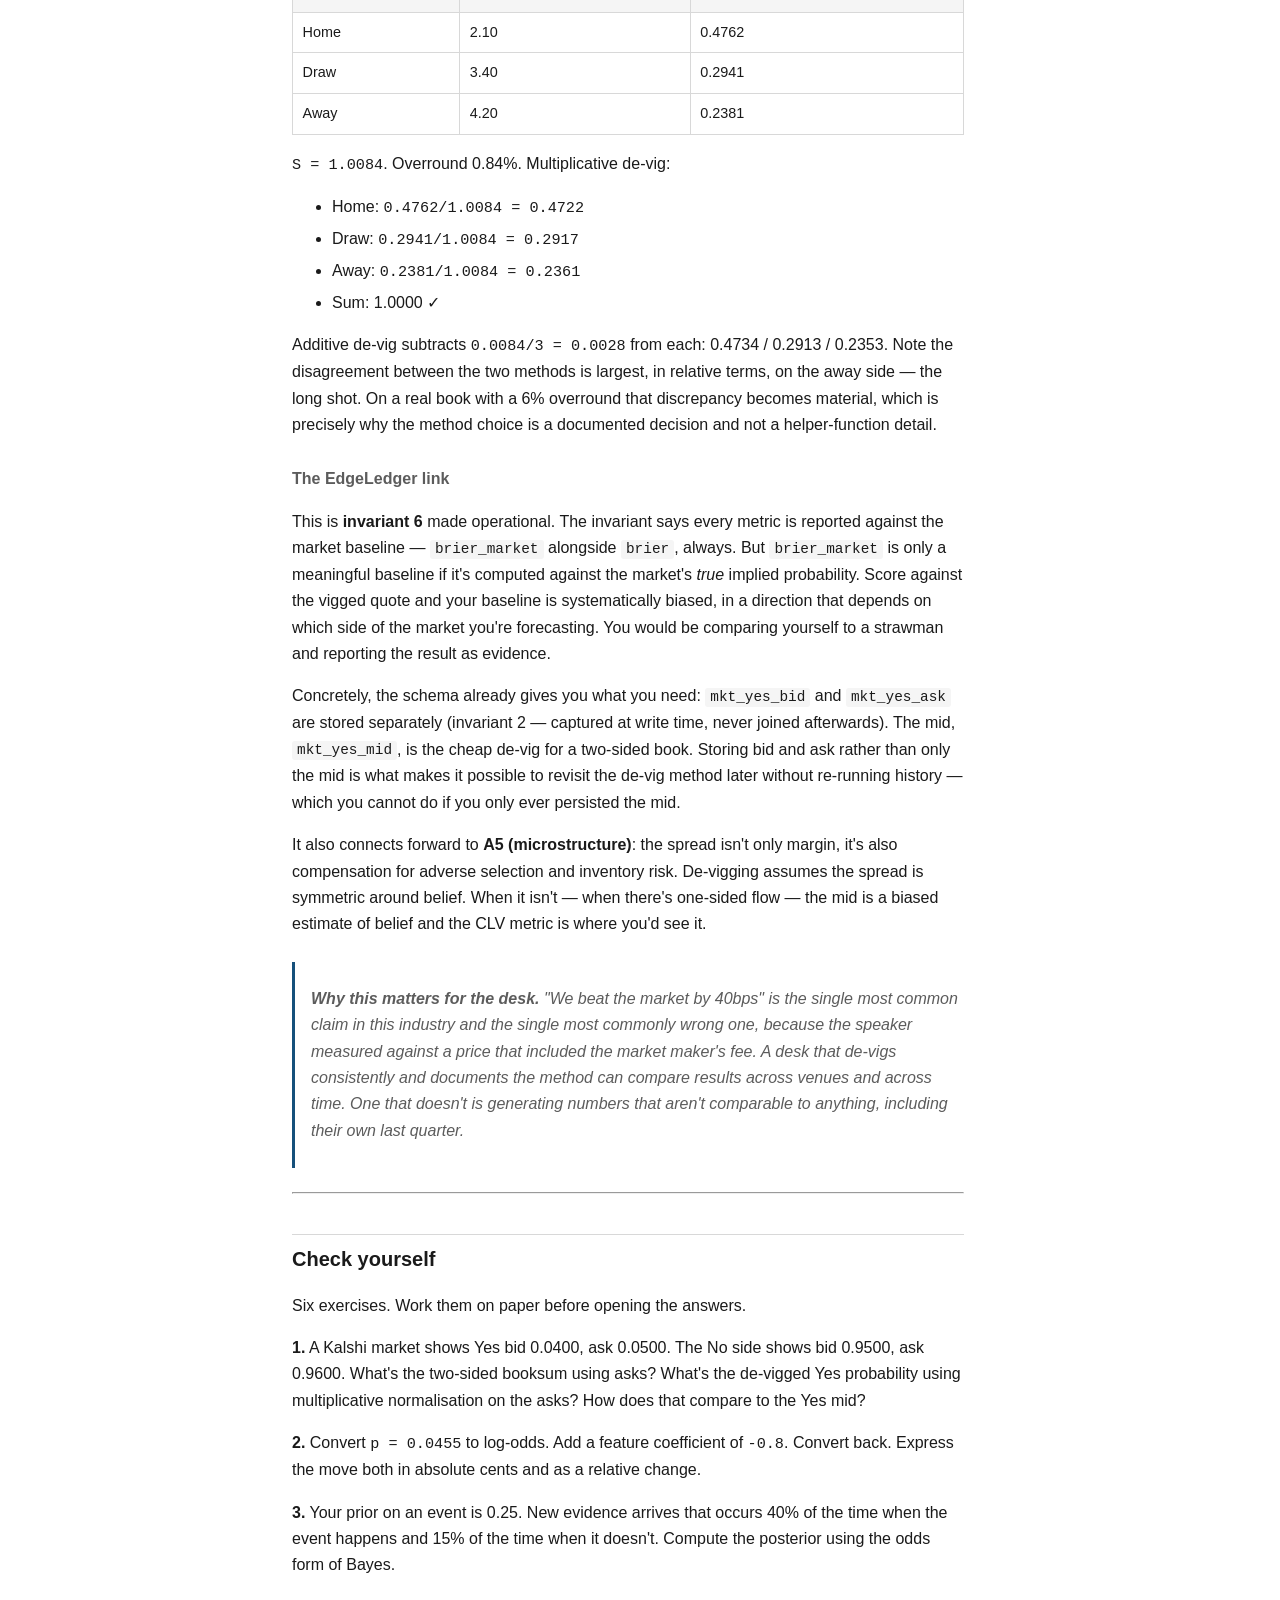
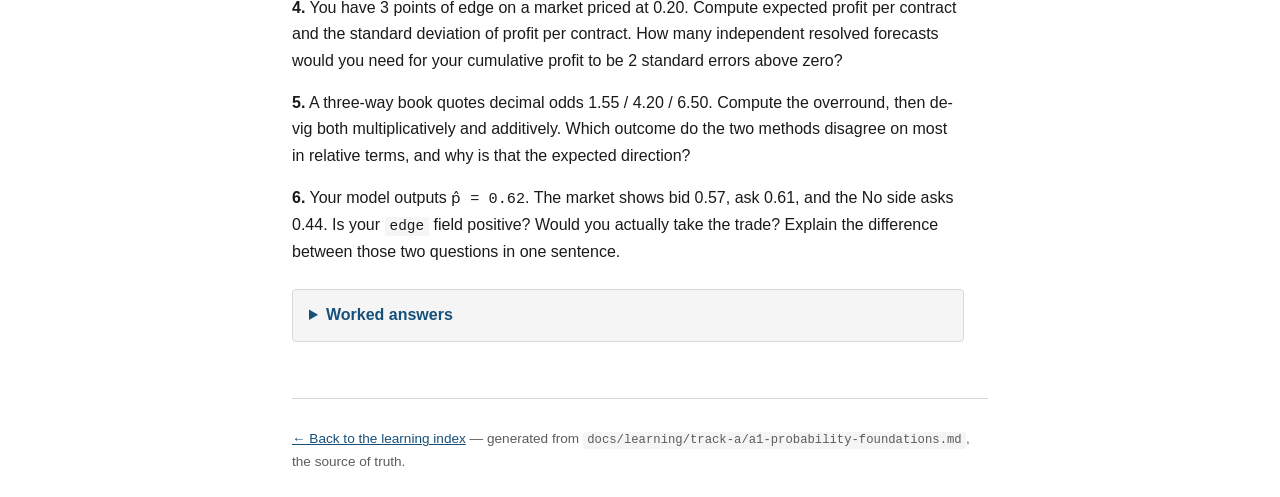
<file: site/learning-a1.html>
<!doctype html>
<html lang="en">
<head>
<meta charset="utf-8">
<meta name="viewport" content="width=device-width, initial-scale=1">
<title>A1 — Probability Foundations — EdgeLedger</title>
<meta name="description" content="Is my edge real, and how much do I bet? EdgeLedger learning notes.">
<link rel="stylesheet" href="style.css">
</head>
<body>

<header>
  <h1>A1 — Probability Foundations</h1>
  <p class="tagline">Track A — Probability &amp; Inference — <em>Is my edge real, and how much do I bet?</em></p>
  <nav>
    <a href="index.html">Overview</a>
    <a href="methodology.html">Methodology</a>
    <a href="results.html">Results</a>
    <a href="learning.html" aria-current="page">Learning</a>
  </nav>
</header>

<main class="prose">
<nav class="toc"><p><strong>On this page</strong></p>
<ol>
    <li><a href="#1-probability-as-a-price">1. Probability as a price</a></li>
    <li><a href="#2-conditional-probability">2. Conditional probability</a></li>
    <li><a href="#3-bayes-theorem">3. Bayes&#x27; theorem</a></li>
    <li><a href="#4-expectation-and-variance">4. Expectation and variance</a></li>
    <li><a href="#5-odds-probability-log-odds">5. Odds ↔ probability ↔ log-odds</a></li>
    <li><a href="#6-vig-and-overround-removal">6. Vig and overround removal</a></li>
    <li><a href="#check-yourself">Check yourself</a></li>
</ol></nav>
<h1 id="a1-probability-foundations">A1 — Probability Foundations</h1>
<p><strong>Core question: what is a fair price?</strong></p>
<p>A binary event contract pays 1 if the event happens and 0 if it doesn't. Its fair price is
therefore just a probability wearing a currency sign. Everything in this note exists to make that
sentence precise enough to build on: how to reason about a probability conditional on what you
know, how to update it when new information arrives, how to convert between the three
representations the industry uses interchangeably, and how to strip the house's margin out of a
quoted price so you're comparing yourself against the market's <em>actual</em> belief rather than its
sales price.</p>
<p>Prerequisite framing for the whole note: throughout, a market "showing 0.0455 for Yes" means you
can buy the Yes contract at 4.55c and receive $1.00 if it resolves Yes. Kalshi quotes in cents,
Polymarket in dollars 0–1; EdgeLedger stores everything as <code>Decimal</code> in [0, 1]
(<code>mkt_yes_bid</code>, <code>mkt_yes_ask</code>, <code>mkt_yes_mid</code> in <code>ForecastLogRow</code>).</p>
<hr />
<h2 id="1-probability-as-a-price">1. Probability as a price</h2>
<h3 id="intuition">Intuition</h3>
<p>If a contract pays $1 on Yes and you think Yes happens 30% of the time, then over many identical
independent bets you collect $1 thirty times per hundred. Your average receipt is $0.30. So $0.30
is the price at which you neither gain nor lose in the long run — the <em>fair</em> price. Above it you
are selling value; below it you are buying it.</p>
<p>This is the single most useful mental collapse in the whole business: <strong>price and probability are
the same object</strong>. When a trader says "this is trading at 30" and a modeller says "I have it at
0.34", they are disagreeing about a probability, and the disagreement is denominated in cents.</p>
<h3 id="the-maths">The maths</h3>
<p>For a contract with payoff <span class="math-inline">X ∈ 0, 1</span> and <span class="math-inline">P(X=1) = p</span>:</p>
<div class="math-block">E[X] = 1 · p + 0 · (1-p) = p</div>
<p>In prose: the expected payoff is the sum over outcomes of (payoff × probability of that outcome).
The zero-payoff branch contributes nothing, so the expectation collapses to <span class="math-inline">p</span> exactly. A
contract whose payoff is 0 or 1 has an expected value numerically identical to the probability of
the "1" branch. Fair price = expected payoff = <span class="math-inline">p</span>.</p>
<h3 id="worked-example">Worked example</h3>
<p>A Kalshi market: <em>"Will the Fed cut rates at the March meeting?"</em> Yes is quoted 0.30 / 0.33
(bid/ask). Mid is 0.315. You believe <span class="math-inline">p = 0.38</span>.</p>
<ul>
<li>Buy Yes at the ask, 0.33. Expected payoff 0.38. Expected profit per contract:
  $0.38 - 0.33 = \$0.05$.</li>
<li>Your <code>edge</code> field in <code>forecast_log</code> would record <span class="math-inline">p̂ - mkt<sub>y</sub>esₘid = 0.38 - 0.315 = 0.065</span>.</li>
</ul>
<p>Note EdgeLedger computes <code>edge</code> against the <strong>mid</strong>, not against the ask you'd actually pay. That
is deliberate: mid-based edge measures your disagreement with the market's belief; ask-based edge
measures your disagreement net of transaction cost. The first is the research question, the second
is the trading question, and conflating them is how people convince themselves a 2c edge is real
when the spread is 3c.</p>
<blockquote>
<p><strong>Why this matters for the desk.</strong> Every conversation on a desk is conducted in price, not in
probability. Being fluent in the identity means you can hear "we're paying 34 for that" and
immediately think "so they need it to happen more than 34% of the time" without conscious
conversion. It is also the reason a Brier score is directly interpretable as money: squared
probability error and squared pricing error are the same number.</p>
</blockquote>
<hr />
<h2 id="2-conditional-probability">2. Conditional probability</h2>
<h3 id="intuition_1">Intuition</h3>
<p><span class="math-inline">P(A)</span> is your belief about <span class="math-inline">A</span> knowing nothing in particular. <span class="math-inline">P(A | B)</span> is your belief about
<span class="math-inline">A</span> in the subset of worlds where <span class="math-inline">B</span> is true. Conditioning is <em>restriction</em>: you throw away every
world inconsistent with <span class="math-inline">B</span>, then re-normalise so what's left sums to 1.</p>
<p>The reason this is the foundational concept for a forecasting system rather than a piece of exam
trivia is that <strong>every forecast is conditional</strong>. There is no such thing as <span class="math-inline">P(home win)</span>.
There is <span class="math-inline">P(home win | everything known at 14:00 UTC)</span>. The conditioning set is
the model's inputs.</p>
<h3 id="the-maths_1">The maths</h3>
<div class="math-block">P(A | B) = (P(A ∩ B))/P(B),     P(B) &gt; 0</div>
<p>In prose: the probability of <span class="math-inline">A</span> given <span class="math-inline">B</span> is the probability that both happen, divided by the
probability that the condition happens at all. The denominator is the re-normalisation — it
rescales the restricted world back up to total probability 1.</p>
<p>Rearranged, this is the <strong>chain rule</strong>:</p>
<div class="math-block">P(A ∩ B) = P(A | B)  P(B)</div>
<p>The probability of both is the probability of the condition times the probability of the target
inside that condition.</p>
<p>Two events are <strong>independent</strong> when <span class="math-inline">P(A | B) = P(A)</span> — learning <span class="math-inline">B</span> moves nothing — which is
equivalent to <span class="math-inline">P(A ∩ B) = P(A)P(B)</span>.</p>
<h3 id="worked-example_1">Worked example</h3>
<p>Polymarket lists two related contracts on an NFL game:</p>
<ul>
<li><em>"Team A wins"</em> — 0.62</li>
<li><em>"Total points over 47.5"</em> — 0.55</li>
</ul>
<p>Naively, <em>"Team A wins AND over 47.5"</em> would be $0.62 \times 0.55 = 0.341$. If a third contract on
exactly that joint event trades at 0.30, either the market thinks those events are negatively
dependent (a high-scoring game favours the underdog's chances of keeping up), or there's a
mispricing. Implied conditional:</p>
<div class="math-block">P(over | A wins) = 0.30/0.62 = 0.484</div>
<p>So the market's conditional probability of the over given an A win is 0.484 versus an
unconditional 0.55 — the market is saying A winning makes a high-scoring game <em>less</em> likely.
That's a testable claim about a mechanism, and it's the kind of structure you can only see once
you're comfortable moving between joint, marginal and conditional.</p>
<h3 id="the-edgeledger-link">The EdgeLedger link</h3>
<p>Invariant 3 — <code>feature_cutoff_ts_utc</code> — is literally a statement about the conditioning set. The
contract says: the features that produced <span class="math-inline">p̂</span> are derivable from bronze rows with
<code>capture_ts_utc &lt;= feature_cutoff_ts_utc</code>. In probability language, the conditioning set is
<span class="math-inline">Fₜ</span>, the information available at time <span class="math-inline">t</span>, and the forecast is
<span class="math-inline">p̂ = P(yes | Fₜ)</span>.</p>
<p>Leakage is not a data-engineering bug that happens to have statistical consequences. Leakage is
<em>conditioning on the wrong set</em> — computing <span class="math-inline">P(yes | F<sub>t'</sub>)</span> for some
<span class="math-inline">t' &gt; t</span> and labelling it <span class="math-inline">t</span>. <code>tests/test_point_in_time.py</code> is the assertion that the conditioning
set in the code matches the conditioning set in the claim.</p>
<blockquote>
<p><strong>Why this matters for the desk.</strong> Every model that has ever blown up in backtest-to-production
transition did so because its training conditioning set was larger than its live conditioning
set. The desk framing: "what did we actually know at the moment we would have had to press the
button?" If you can't answer that to the second, the backtest is decoration.</p>
</blockquote>
<hr />
<h2 id="3-bayes-theorem">3. Bayes' theorem</h2>
<h3 id="intuition_2">Intuition</h3>
<p>You have a belief. Evidence arrives. What should the new belief be?</p>
<p>Bayes says: weight your prior belief by how well it predicted the evidence you actually saw,
relative to how well all the alternatives predicted it. A hypothesis that expected this evidence
gains; one that was surprised by it loses. That's all it is — a bookkeeping rule for "surprise
should cost you belief, proportionally."</p>
<h3 id="the-maths_2">The maths</h3>
<div class="math-block">P(H | E) = (P(E | H)  P(H))/P(E)</div>
<p>In prose, term by term:</p>
<ul>
<li><span class="math-inline">P(H)</span> — the <strong>prior</strong>: your belief in the hypothesis before seeing this evidence.</li>
<li><span class="math-inline">P(E | H)</span> — the <strong>likelihood</strong>: how probable this evidence would be <em>if</em> the hypothesis were
  true. Note carefully this is not "how probable the hypothesis is" — the whole trick of Bayes is
  that it converts the easy-to-state direction into the one you want.</li>
<li><span class="math-inline">P(E)</span> — the <strong>evidence</strong> or marginal likelihood: how probable the evidence was overall,
  averaged across all hypotheses. This is a normalising constant, expanded via the law of total
  probability as <span class="math-inline">P(E) = P(E | H)P(H) + P(E | ¬ H)P(¬ H)</span>.</li>
<li><span class="math-inline">P(H | E)</span> — the <strong>posterior</strong>: your updated belief.</li>
</ul>
<p>The <strong>odds form</strong> is far more usable in practice and connects directly to section 4:</p>
<div class="math-block">(P(H | E))/(P(¬ H | E))<sub>posterior odds</sub> = (P(E | H))/(P(E | ¬ H))<sub>likelihood ratio</sub> × P(H)/(P(¬ H))<sub>prior odds</sub></div>
<p>In prose: posterior odds equal prior odds multiplied by the likelihood ratio. Updating in odds
space is a <em>multiplication</em>, with no normalising constant to compute. Take logs and it becomes an
<em>addition</em> — which is exactly why log-odds is the working space for models (section 4, and B1).</p>
<h3 id="worked-example_2">Worked example</h3>
<p>An injury report drops 90 minutes before a game. Prior: home team wins with <span class="math-inline">p = 0.60</span>.</p>
<p>Historically, when the home team goes on to win, a starting-QB-out report on the away side appears
in 22% of cases. When the home team loses, such a report appears in 10% of cases. (These are the
likelihoods — note they're conditional on the <em>outcome</em>, which feels backwards, and that's the
point.)</p>
<p>Prior odds: $0.60 / 0.40 = 1.5$.</p>
<p>Likelihood ratio: $0.22 / 0.10 = 2.2$.</p>
<p>Posterior odds: $1.5 \times 2.2 = 3.3$.</p>
<p>Posterior probability: $3.3 / (1 + 3.3) = 0.767$.</p>
<p>So the report moves you from 0.60 to 0.767. If the market has only moved to 0.70, you have 6.7
points of edge — assuming your likelihoods are honest, which is exactly the assumption A3
(inference) and B6 (validation) exist to interrogate.</p>
<h3 id="the-edgeledger-link_1">The EdgeLedger link</h3>
<p>Two places.</p>
<p><strong>B5 (hierarchical priors, months 7–8).</strong> When you're estimating a team-strength parameter from 6
games, the maximum-likelihood estimate is garbage — high variance, driven by noise. Hierarchical
modelling puts a prior on the team effect centred on the league average and lets the data pull the
estimate away from it in proportion to how much data there is. That shrinkage <em>is</em> Bayes: prior =
league average, likelihood = this team's 6 games, posterior = a weighted blend. Small sample →
posterior sits near the prior. Large sample → likelihood dominates. Understanding it as a single
Bayes update rather than a modelling trick is what makes the partial-pooling maths readable.</p>
<p><strong>B7 (shrinking toward market price, months 11–12).</strong> Blending your model with the market is a
Bayes update in log-odds space where the market is the prior and your model is the evidence. The
blend weight is the strength you assign to each. Do it in probability space and you get nonsense
at the tails; do it in log-odds space and it's a weighted sum — logarithmic opinion pooling.</p>
<blockquote>
<p><strong>Why this matters for the desk.</strong> News arrives constantly and the question is always "how much
should this move my number?" A desk that answers that by feel is running an unmeasurable process.
A desk that answers it with an explicit likelihood ratio has a number it can backtest, and can
tell the difference between "the news was worth 7 points" and "we panicked."</p>
</blockquote>
<hr />
<h2 id="4-expectation-and-variance">4. Expectation and variance</h2>
<h3 id="intuition_3">Intuition</h3>
<p>Expectation is the long-run average. Variance is how far individual outcomes scatter around it.
For a binary contract, the two are locked together by <span class="math-inline">p</span> alone — you cannot choose them
independently, which is a genuinely important structural fact.</p>
<p>The practical consequence: a market at 0.50 is the <em>most</em> uncertain market on the board, and a
market at 0.02 is nearly deterministic. Your position sizing, your sample-size requirements, and
how long it takes to prove you have edge all depend on where on that curve you're trading.</p>
<h3 id="the-maths_3">The maths</h3>
<p>For a Bernoulli random variable <span class="math-inline">X</span> with <span class="math-inline">P(X=1) = p</span>:</p>
<div class="math-block">E[X] = p,     Var(X) = E[X²] - (E[X])² = p - p² = p(1-p)</div>
<p>In prose: since <span class="math-inline">X</span> only takes values 0 and 1, <span class="math-inline">X² = X</span>, so <span class="math-inline">E[X²] = p</span> and the variance
is <span class="math-inline">p - p²</span>. This function is a downward parabola, maximised at <span class="math-inline">p = 0.5</span> where it equals 0.25,
and falling to 0 at both ends.</p>
<p>For a <strong>position</strong>, expectation is linear and variance is not. If you buy a contract at price <span class="math-inline">c</span>,
your profit is <span class="math-inline">X - c</span>:</p>
<div class="math-block">E[profit] = p - c,     Var(profit) = p(1-p)</div>
<p>In prose: buying at a price shifts the mean by that price but doesn't change the spread at all —
subtracting a constant moves the whole distribution without stretching it. Your edge is <span class="math-inline">p - c</span>;
your risk is fixed by <span class="math-inline">p</span>.</p>
<p>Across <span class="math-inline">n</span> independent positions each with edge <span class="math-inline">e</span> and variance <span class="math-inline">v</span>, total expected profit is
<span class="math-inline">ne</span> and total variance is <span class="math-inline">nv</span>, so the standard deviation grows as <span class="math-inline">√(n)</span>. Signal grows
linearly, noise grows as a square root — that ratio, <span class="math-inline">e√(n)/√(v)</span>, is why sample size is
the whole game.</p>
<h3 id="worked-example_3">Worked example</h3>
<p>Two positions, both with 3 points of edge:</p>
<div class="table-wrap"><table>
<thead>
<tr>
<th></th>
<th>Price</th>
<th>Your <span class="math-inline">p̂</span></th>
<th>Edge</th>
<th>Variance <span class="math-inline">p(1-p)</span></th>
<th>SD</th>
<th>Edge / SD</th>
</tr>
</thead>
<tbody>
<tr>
<td>Market A</td>
<td>0.50</td>
<td>0.53</td>
<td>0.03</td>
<td>0.2491</td>
<td>0.499</td>
<td>0.060</td>
</tr>
<tr>
<td>Market B</td>
<td>0.05</td>
<td>0.08</td>
<td>0.03</td>
<td>0.0736</td>
<td>0.271</td>
<td>0.111</td>
</tr>
</tbody>
</table></div>
<p>Identical edge, but B has less than half the noise per bet. To detect a 3-point edge at 2 standard
errors, market A needs roughly <span class="math-inline">n = (2 × 0.499 / 0.03)² ≈ 1,107</span> resolved forecasts;
market B needs <span class="math-inline">(2 × 0.271 / 0.03)² ≈ 327</span>. That is a 3.4× difference in how long you
have to wait to know whether you're any good.</p>
<p>This is not an abstraction for a 12-month project. It's the reason the market-selection decision
(which CLAUDE.md correctly marks human-owned, never auto-decided) has statistical consequences,
not just business ones.</p>
<h3 id="the-edgeledger-link_2">The EdgeLedger link</h3>
<p>Direct line into <strong>A3</strong> (is my edge luck?) and <strong>A4</strong> (Kelly sizing). Kelly's optimal fraction for
a binary contract bought at <span class="math-inline">c</span> with true probability <span class="math-inline">p</span> is <span class="math-inline">f^* = (p - c)/(1 - c)</span> — edge divided
by the amount at risk — and the variance drag that motivates fractional Kelly is exactly the
<span class="math-inline">p(1-p)</span> term above compounding against you.</p>
<p>It also explains why <code>p_hat_lo</code> / <code>p_hat_hi</code> are in the schema from day one. A point forecast
without an interval hides the fact that a 0.50 forecast and a 0.05 forecast carry radically
different amounts of information.</p>
<blockquote>
<p><strong>Why this matters for the desk.</strong> A researcher who reports edge without reporting variance has
reported half a number. The desk question is never "is the expected value positive" — it's
"what's the expected value per unit of risk, and how many observations until we'd know we were
wrong?" Sharpe ratio (A6) is precisely that ratio.</p>
</blockquote>
<hr />
<h2 id="5-odds-probability-log-odds">5. Odds ↔ probability ↔ log-odds</h2>
<h3 id="intuition_4">Intuition</h3>
<p>Three coordinate systems for the same quantity, each convenient somewhere different:</p>
<ul>
<li><strong>Probability</strong> <span class="math-inline">p ∈ [0,1]</span> — what resolves, what gets scored, what a price is.</li>
<li><strong>Odds</strong> <span class="math-inline">p/(1-p) ∈ [0,∞)</span> — the ratio of "happens" to "doesn't". Bayes updates are
  multiplications here.</li>
<li><strong>Log-odds</strong> (logit) <span class="math-inline">logp/(1-p) ∈ (-∞,∞)</span> — unbounded and symmetric around
  zero. Bayes updates are <em>additions</em> here, and adding features linearly is exactly what a
  regression does.</li>
</ul>
<p>The reason log-odds is the modelling space and not just a curiosity: probability is bounded, and
bounded quantities are awful to do linear algebra on. Add 0.10 to a probability of 0.95 and you
get 1.05, which doesn't exist. Add 0.10 to a log-odds of 2.94 and you get 3.04, which is fine and
corresponds to <span class="math-inline">p = 0.954</span>. The logit transform buys you an unbounded space where "add a bit of
evidence" is a legal operation everywhere.</p>
<h3 id="the-maths_4">The maths</h3>
<div class="math-block">odds = p/(1-p),     p = odds/(1 + odds)</div>
<div class="math-block">logit(p) = logp/(1-p),     p = σ(z) = 1/(1 + e<sup>-z</sup>)</div>
<p>In prose: odds is "probability it happens over probability it doesn't"; inverting requires dividing
by one-plus-odds to get back onto the [0,1] scale. Log-odds is the natural logarithm of the odds;
the inverse is the logistic (sigmoid) function, which squashes any real number back into (0,1).
<code>logit</code> and <code>sigmoid</code> are exact inverses.</p>
<p>Useful anchors worth memorising, because they make model coefficients readable at a glance:</p>
<div class="table-wrap"><table>
<thead>
<tr>
<th><span class="math-inline">p</span></th>
<th>odds</th>
<th>logit</th>
</tr>
</thead>
<tbody>
<tr>
<td>0.01</td>
<td>0.0101</td>
<td>−4.60</td>
</tr>
<tr>
<td>0.05</td>
<td>0.0526</td>
<td>−2.94</td>
</tr>
<tr>
<td>0.10</td>
<td>0.111</td>
<td>−2.20</td>
</tr>
<tr>
<td>0.25</td>
<td>0.333</td>
<td>−1.10</td>
</tr>
<tr>
<td>0.50</td>
<td>1.00</td>
<td>0.00</td>
</tr>
<tr>
<td>0.75</td>
<td>3.00</td>
<td>+1.10</td>
</tr>
<tr>
<td>0.90</td>
<td>9.00</td>
<td>+2.20</td>
</tr>
<tr>
<td>0.95</td>
<td>19.0</td>
<td>+2.94</td>
</tr>
<tr>
<td>0.99</td>
<td>99.0</td>
<td>+4.60</td>
</tr>
</tbody>
</table></div>
<p>Symmetry: <span class="math-inline">logit(1-p) = -logit(p)</span>. And one log-odds unit ≈ an odds
ratio of <span class="math-inline">e ≈ 2.718</span>.</p>
<p>Also worth knowing because sportsbook data arrives in these formats:</p>
<ul>
<li><strong>Decimal odds</strong> <span class="math-inline">d</span> (European): implied <span class="math-inline">p = 1/d</span>. Decimal 2.50 → 0.40.</li>
<li><strong>American odds</strong> <span class="math-inline">a</span>: for <span class="math-inline">a &gt; 0</span>, <span class="math-inline">p = 100/(a + 100)</span>; for <span class="math-inline">a &lt; 0</span>, <span class="math-inline">p = |a|/(|a| + 100)</span>.
  +150 → 0.40. −200 → 0.667.</li>
</ul>
<h3 id="worked-example_4">Worked example</h3>
<p>A market shows Yes at <strong>0.0455</strong> — a genuine Kalshi-style long-shot price.</p>
<ul>
<li>Odds: $0.0455 / 0.9545 = 0.04767$, i.e. roughly 21-to-1 against.</li>
<li>Log-odds: <span class="math-inline">log(0.04767) = -3.043</span>.</li>
</ul>
<p>Now suppose your model finds a feature worth <strong>+0.5 log-odds</strong> — a coefficient of 0.5 on a binary
feature that's currently on. New log-odds: <span class="math-inline">-3.043 + 0.5 = -2.543</span>. Back to probability:
<span class="math-inline">σ(-2.543) = 1/(1 + e<sup>2.543</sup>) = 0.0729</span>.</p>
<p>So half a log-odds unit moved a 4.55c contract to 7.29c — a <strong>60% relative increase</strong> in price. The
same +0.5 applied at 0.50 moves you to <span class="math-inline">σ(0.5) = 0.622</span>, a 24% relative increase. Identical
coefficient, wildly different price impact, because the sigmoid is steepest in the middle and flat
at the tails.</p>
<p>This asymmetry is the entire reason long-shot markets are dangerous and also where the money is: a
small absolute mispricing at 0.04 is an enormous relative mispricing, and models built and
validated at mid-range probabilities behave unrecognisably out there.</p>
<h3 id="the-edgeledger-link_3">The EdgeLedger link</h3>
<p><strong>B3 (logistic regression, months 5–6)</strong> fits <span class="math-inline">logit(p) = β₀ + ∑ βᵢ xᵢ</span>.
Every coefficient it produces is denominated in log-odds. If you are not fluent in the table above,
you cannot read your own model output — "<span class="math-inline">β = 0.5</span>" is meaningless until you can see it as
"multiplies the odds by 1.65."</p>
<p><strong>B7 (ensembling)</strong> blends models in log-odds space, because averaging probabilities of 0.02 and
0.40 gives 0.21 (dominated by the confident-in-the-middle model) whereas averaging log-odds gives
<span class="math-inline">(-3.89 + -0.41)/2 = -2.15 → p = 0.104</span> — the geometric-style blend that respects how much each
model is actually claiming.</p>
<p><strong>Invariant 6</strong> also lives here: comparing <span class="math-inline">p̂</span> to the market baseline is a comparison you'll
usually want to make in log-odds, because a 2-point difference at 0.50 and a 2-point difference at
0.04 are not the same disagreement.</p>
<blockquote>
<p><strong>Why this matters for the desk.</strong> Model coefficients, Bayesian updates, ensemble weights, and
news impacts are all additive in log-odds and messy in probability. A researcher who thinks in
probability keeps writing special-case clamps to stop values escaping [0,1]. A researcher who
thinks in log-odds never needs one.</p>
</blockquote>
<hr />
<h2 id="6-vig-and-overround-removal">6. Vig and overround removal</h2>
<h3 id="intuition_5">Intuition</h3>
<p>A book that quotes both sides of a market quotes them so that the implied probabilities sum to
<em>more</em> than 1. The excess is the house's margin — the <strong>vig</strong> (vigorish) or <strong>overround</strong>. It's
not a forecast error; it's the price of the service.</p>
<p>Which means: <strong>the quoted price is not the market's belief.</strong> It is the market's belief plus a
markup. If you score your model against the vigged price, you flatter yourself on one side and
penalise yourself on the other, and if you score against the vigged price on a two-sided market
you are effectively scoring against a probability distribution that doesn't sum to 1 — which is
not a probability distribution.</p>
<p>For a bid/ask market like Kalshi or Polymarket the same phenomenon appears as the <strong>spread</strong>: the
bid and the ask straddle the market's belief, and the mid is your best cheap estimate of the
de-vigged number.</p>
<h3 id="the-maths_5">The maths</h3>
<p>Given quoted implied probabilities <span class="math-inline">q₁, …, q<sub>k</sub></span> for the <span class="math-inline">k</span> mutually exclusive outcomes, the
<strong>booksum</strong> (overround) is:</p>
<div class="math-block">S = ∑ᵢ₌₁<sup>k</sup> qᵢ</div>
<p>In prose: add up the implied probabilities of every outcome. A fair book sums to exactly 1.
Anything above 1 is margin; the vig as a percentage of stake is <span class="math-inline">(S-1)/S</span>.</p>
<p><strong>Method 1 — multiplicative (proportional) normalisation:</strong></p>
<div class="math-block">pᵢ = qᵢ/S</div>
<p>In prose: divide every quoted probability by the booksum so they sum to 1. This assumes the book
applied its margin proportionally across outcomes. Simplest, and the default.</p>
<p><strong>Method 2 — additive normalisation:</strong></p>
<div class="math-block">pᵢ = qᵢ - (S-1)/k</div>
<p>In prose: subtract an equal share of the excess from each outcome. This assumes the margin was
applied as a flat amount per outcome rather than proportionally.</p>
<p><strong>Method 3 — Shin's method / power method.</strong> Multiplicative normalisation is known to be wrong in
one specific, well-documented direction: it under-corrects long shots. Real books load more margin
onto long shots than on favourites (the <strong>favourite–longshot bias</strong>), so proportional removal
leaves long-shot de-vigged probabilities still too high. The power method solves for an exponent
<span class="math-inline">α</span> such that <span class="math-inline">∑ qᵢ<sup>α</sup> = 1</span> and takes <span class="math-inline">pᵢ = qᵢ<sup>α</sup></span>; Shin's method models an
insider-trading fraction instead. Both push long-shot probabilities down more than favourites.</p>
<p>For EdgeLedger's two-sided binary markets the multiplicative method is a defensible default, and
the honest thing is to record which method was used rather than pretend the choice doesn't exist.</p>
<h3 id="worked-example_5">Worked example</h3>
<p><strong>Two-way (the EdgeLedger case).</strong> A market quotes:</p>
<ul>
<li>Yes: 0.0500</li>
<li>No: 0.9700</li>
</ul>
<p>Booksum: <span class="math-inline">S = 0.0500 + 0.9700 = 1.0200</span>. Overround: 2.00%. Vig as a fraction of stake:
<span class="math-inline">0.02/1.02 = 1.96%</span>.</p>
<p>Multiplicative de-vig:</p>
<ul>
<li><span class="math-inline">p<sub>yes</sub> = 0.0500 / 1.0200 = 0.04902</span></li>
<li><span class="math-inline">pₙₒ = 0.9700 / 1.0200 = 0.95098</span></li>
<li>Sum: 1.0000 ✓</li>
</ul>
<p>So the market's true implied probability of Yes is <strong>0.0490</strong>, not the quoted 0.0500.</p>
<p>Now suppose your model says <span class="math-inline">p̂ = 0.0455</span> (our long-shot from section 5). Scored against the
<strong>quoted</strong> 0.0500, you look like you disagree by 0.45 points. Scored against the <strong>de-vigged</strong>
0.0490, you disagree by 0.35 points. On a single market that's noise. Across 5,000 forecasts, a
systematic 0.1-point bias in your baseline is the difference between "beats the market" and
"doesn't", and it is a bias you introduced yourself, in your own scoring code.</p>
<p><strong>Three-way, to show the general case.</strong> A football match:</p>
<div class="table-wrap"><table>
<thead>
<tr>
<th>Outcome</th>
<th>Decimal odds</th>
<th>Quoted <span class="math-inline">qᵢ = 1/d</span></th>
</tr>
</thead>
<tbody>
<tr>
<td>Home</td>
<td>2.10</td>
<td>0.4762</td>
</tr>
<tr>
<td>Draw</td>
<td>3.40</td>
<td>0.2941</td>
</tr>
<tr>
<td>Away</td>
<td>4.20</td>
<td>0.2381</td>
</tr>
</tbody>
</table></div>
<p><span class="math-inline">S = 1.0084</span>. Overround 0.84%. Multiplicative de-vig:</p>
<ul>
<li>Home: <span class="math-inline">0.4762/1.0084 = 0.4722</span></li>
<li>Draw: <span class="math-inline">0.2941/1.0084 = 0.2917</span></li>
<li>Away: <span class="math-inline">0.2381/1.0084 = 0.2361</span></li>
<li>Sum: 1.0000 ✓</li>
</ul>
<p>Additive de-vig subtracts <span class="math-inline">0.0084/3 = 0.0028</span> from each: 0.4734 / 0.2913 / 0.2353. Note the
disagreement between the two methods is largest, in relative terms, on the away side — the long
shot. On a real book with a 6% overround that discrepancy becomes material, which is precisely why
the method choice is a documented decision and not a helper-function detail.</p>
<h3 id="the-edgeledger-link_4">The EdgeLedger link</h3>
<p>This is <strong>invariant 6</strong> made operational. The invariant says every metric is reported against the
market baseline — <code>brier_market</code> alongside <code>brier</code>, always. But <code>brier_market</code> is only a meaningful
baseline if it's computed against the market's <em>true</em> implied probability. Score against the vigged
quote and your baseline is systematically biased, in a direction that depends on which side of the
market you're forecasting. You would be comparing yourself to a strawman and reporting the result
as evidence.</p>
<p>Concretely, the schema already gives you what you need: <code>mkt_yes_bid</code> and <code>mkt_yes_ask</code> are stored
separately (invariant 2 — captured at write time, never joined afterwards). The mid,
<code>mkt_yes_mid</code>, is the cheap de-vig for a two-sided book. Storing bid and ask rather than only the
mid is what makes it possible to revisit the de-vig method later without re-running history — which
you cannot do if you only ever persisted the mid.</p>
<p>It also connects forward to <strong>A5 (microstructure)</strong>: the spread isn't only margin, it's also
compensation for adverse selection and inventory risk. De-vigging assumes the spread is symmetric
around belief. When it isn't — when there's one-sided flow — the mid is a biased estimate of belief
and the CLV metric is where you'd see it.</p>
<blockquote>
<p><strong>Why this matters for the desk.</strong> "We beat the market by 40bps" is the single most common claim
in this industry and the single most commonly wrong one, because the speaker measured against a
price that included the market maker's fee. A desk that de-vigs consistently and documents the
method can compare results across venues and across time. One that doesn't is generating numbers
that aren't comparable to anything, including their own last quarter.</p>
</blockquote>
<hr />
<h2 id="check-yourself">Check yourself</h2>
<p>Six exercises. Work them on paper before opening the answers.</p>
<p><strong>1.</strong> A Kalshi market shows Yes bid 0.0400, ask 0.0500. The No side shows bid 0.9500, ask 0.9600.
What's the two-sided booksum using asks? What's the de-vigged Yes probability using multiplicative
normalisation on the asks? How does that compare to the Yes mid?</p>
<p><strong>2.</strong> Convert <span class="math-inline">p = 0.0455</span> to log-odds. Add a feature coefficient of <span class="math-inline">-0.8</span>. Convert back. Express
the move both in absolute cents and as a relative change.</p>
<p><strong>3.</strong> Your prior on an event is 0.25. New evidence arrives that occurs 40% of the time when the
event happens and 15% of the time when it doesn't. Compute the posterior using the odds form of
Bayes.</p>
<p><strong>4.</strong> You have 3 points of edge on a market priced at 0.20. Compute expected profit per contract
and the standard deviation of profit per contract. How many independent resolved forecasts would
you need for your cumulative profit to be 2 standard errors above zero?</p>
<p><strong>5.</strong> A three-way book quotes decimal odds 1.55 / 4.20 / 6.50. Compute the overround, then de-vig
both multiplicatively and additively. Which outcome do the two methods disagree on most in relative
terms, and why is that the expected direction?</p>
<p><strong>6.</strong> Your model outputs <span class="math-inline">p̂ = 0.62</span>. The market shows bid 0.57, ask 0.61, and the No side
asks 0.44. Is your <code>edge</code> field positive? Would you actually take the trade? Explain the difference
between those two questions in one sentence.</p>
<details><summary>Worked answers</summary>
<p><strong>1.</strong> Using asks (what you'd pay on each side): <span class="math-inline">S = 0.0500 + 0.9600 = 1.0100</span>. Overround 1.00%.
Multiplicative de-vig of Yes: $0.0500 / 1.0100 = 0.049505 \approx \mathbf{0.0495}$.</p>
<p>The Yes mid is <span class="math-inline">(0.0400 + 0.0500)/2 = 0.0450</span>.</p>
<p>These disagree by 0.45 points, which is large relative to a 4.5c contract — a 10% relative
difference. Why: the ask-based de-vig assumes you cross the spread on both sides, so it inherits
the full round-trip cost; the mid assumes the true price sits centrally between bid and ask. On a
thin long-shot market the spread is wide and this choice matters a lot. The mid is the better
estimate of <em>belief</em>; the ask-based number is closer to <em>executable</em> cost. EdgeLedger's <code>edge</code> uses
the mid (belief), which is right for a research metric — and this exercise is exactly why the raw
bid and ask are both persisted rather than only the derived mid.</p>
<hr />
<p><strong>2.</strong> <span class="math-inline">logit(0.0455) = log(0.0455/0.9545) = log(0.047669) = -3.0433</span>.</p>
<p>Add <span class="math-inline">-0.8</span>: <span class="math-inline">-3.8433</span>.</p>
<p><span class="math-inline">σ(-3.8433) = 1/(1 + e<sup>3.8433</sup>) = 1/(1 + 46.68) = <strong>0.02097</strong></span>.</p>
<p>Absolute move: $0.0455 \to 0.0210$, i.e. <strong>−2.45 cents</strong>.
Relative move: <span class="math-inline">0.0210/0.0455 - 1 = <strong>-53.9%</strong></span> — the contract lost more than half its value.</p>
<p>Compare the same <span class="math-inline">-0.8</span> applied at <span class="math-inline">p = 0.50</span>: $0 - 0.8 = -0.8 \to \sigma(-0.8) = 0.3100$. Absolute
move −19 cents, relative move −38%. So in <em>absolute</em> terms the mid-market move is far bigger; in
<em>relative</em> terms the long-shot move is bigger. That's the sigmoid's shape: steep in the middle,
flat at the tails, but the tails start from a small base.</p>
<hr />
<p><strong>3.</strong> Prior odds: $0.25 / 0.75 = 0.3333$.</p>
<p>Likelihood ratio: $0.40 / 0.15 = 2.6667$.</p>
<p>Posterior odds: $0.3333 \times 2.6667 = 0.8889$.</p>
<p>Posterior probability: $0.8889 / (1 + 0.8889) = \mathbf{0.4706}$.</p>
<p>Sanity check via the direct form: <span class="math-inline">P(E) = 0.40(0.25) + 0.15(0.75) = 0.10 + 0.1125 = 0.2125</span>, so
<span class="math-inline">P(H | E) = 0.10/0.2125 = 0.4706</span> ✓.</p>
<p>In log-odds: prior <span class="math-inline">log(0.3333) = -1.0986</span>, log-LR <span class="math-inline">log(2.6667) = +0.9808</span>, posterior
<span class="math-inline">-0.1178 → σ(-0.1178) = 0.4706</span> ✓. Note the update was a single <em>addition</em> in log-odds
space. That is the whole argument for working there.</p>
<hr />
<p><strong>4.</strong> Price 0.20, so <span class="math-inline">p̂ = 0.23</span>.</p>
<p>Expected profit per contract: $0.23 - 0.20 = \mathbf{\$0.03}$.</p>
<p>Variance of the payoff: <span class="math-inline">p(1-p) = 0.23 × 0.77 = 0.1771</span>. SD <span class="math-inline">= √(0.1771) = <strong>0.4208</strong></span>.
(Buying at a fixed price shifts the mean but not the spread, so this is also the SD of profit.)</p>
<p>For cumulative profit over <span class="math-inline">n</span> bets: mean <span class="math-inline">= 0.03n</span>, SD <span class="math-inline">= 0.4208√(n)</span>. Setting
<span class="math-inline">0.03n = 2 × 0.4208√(n)</span>:</p>
<div class="math-block">√(n) = (2 × 0.4208)/0.03 = 28.05    ⇒    n = <strong>787</strong></div>
<p>Roughly 790 independent resolved forecasts. Two things to sit with: (a) this is the <em>optimistic</em>
case, because it assumes your 0.23 is correct — if your edge is really 1.5 points you need ~3,100;
(b) "independent" is doing enormous work, and correlated positions on the same slate inflate this
number substantially (A6). A 12-month log that produces a few thousand resolved forecasts is
right at the edge of being able to answer this question, which is precisely why the log starts in
month 1 rather than after the models are good.</p>
<hr />
<p><strong>5.</strong> Quoted: <span class="math-inline">1/1.55 = 0.6452</span>, <span class="math-inline">1/4.20 = 0.2381</span>, <span class="math-inline">1/6.50 = 0.1538</span>.</p>
<p><span class="math-inline">S = 1.0371</span>. <strong>Overround 3.71%.</strong> Vig as fraction of stake: <span class="math-inline">0.0371/1.0371 = 3.58%</span>.</p>
<p>Multiplicative (<span class="math-inline">qᵢ/S</span>):
- 0.6452/1.0371 = <strong>0.6221</strong>
- 0.2381/1.0371 = <strong>0.2296</strong>
- 0.1538/1.0371 = <strong>0.1483</strong>
- Sum 1.0000 ✓</p>
<p>Additive (<span class="math-inline">qᵢ - 0.0371/3 = qᵢ - 0.012367</span>):
- 0.6452 − 0.0124 = <strong>0.6328</strong>
- 0.2381 − 0.0124 = <strong>0.2257</strong>
- 0.1538 − 0.0124 = <strong>0.1415</strong>
- Sum 1.0000 ✓</p>
<p>Absolute disagreements are identical in size for the outer two (≈0.0107 and ≈0.0069) but the
<em>relative</em> disagreement is largest on the long shot: <span class="math-inline">(0.1483 - 0.1415)/0.1483 = 4.6%</span>, versus
<span class="math-inline">1.7%</span> on the favourite.</p>
<p>Expected direction: the additive method removes an equal absolute amount from each outcome, which
is a proportionally much bigger haircut on a small probability. That happens to point the same way
as the empirically documented favourite–longshot bias — books load <em>more</em> margin onto long shots,
so the true de-vigged long-shot probability is lower than proportional removal suggests. It's the
reason Shin/power methods exist: multiplicative normalisation is the convenient default and it is
known to be biased on exactly the contracts where relative mispricings are largest.</p>
<hr />
<p><strong>6.</strong> <code>edge</code> in <code>forecast_log</code> = <span class="math-inline">p̂ - mkt<sub>y</sub>esₘid = 0.62 - 0.59 = <strong>+0.03</strong></span>.
Yes, positive.</p>
<p>Would you take it? You'd pay the ask, 0.61, against a belief of 0.62 — <strong>1 point of executable
edge</strong>, before fees, before slippage, before the possibility that your model is 1 point
miscalibrated (which, at month 1, it certainly is). The de-vigged market belief here is roughly
<span class="math-inline">0.61/(0.61 + 0.44) = 0.581</span> using both asks, so the market's true number is even a touch below
mid, nudging your disagreement to ~3.9 points of <em>belief</em> but leaving executable edge unchanged.</p>
<p>The one-sentence difference: <strong><code>edge</code> measures disagreement with the market's belief and is the
research quantity; executable edge measures disagreement net of the spread you must cross and is
the trading quantity — and a system that reports the first as though it were the second is
overstating itself by exactly half the spread on every single position.</strong></p>
</details>
</main>

<footer>
  <p><a href="learning.html">&larr; Back to the learning index</a> — generated from
  <code>docs/learning/track-a/a1-probability-foundations.md</code>, the source of truth.</p>
</footer>

</body>
</html>
</file>
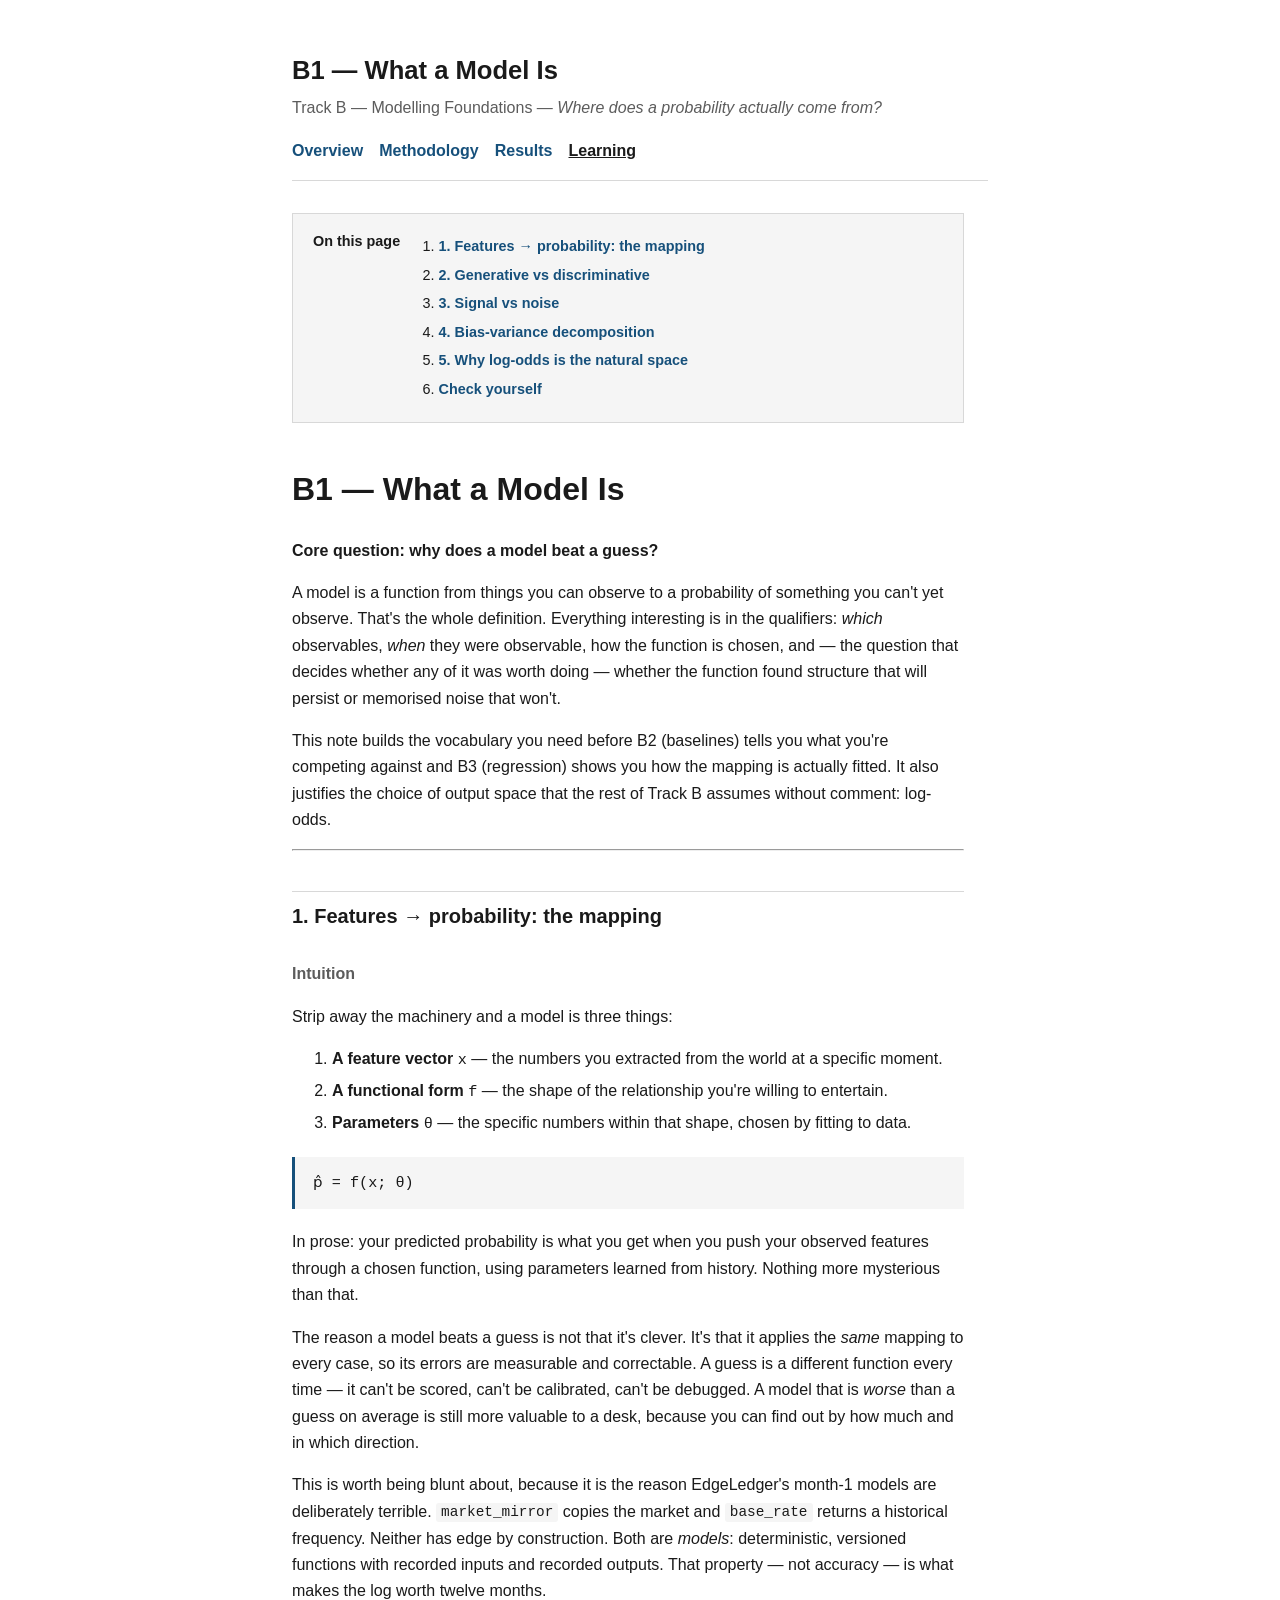
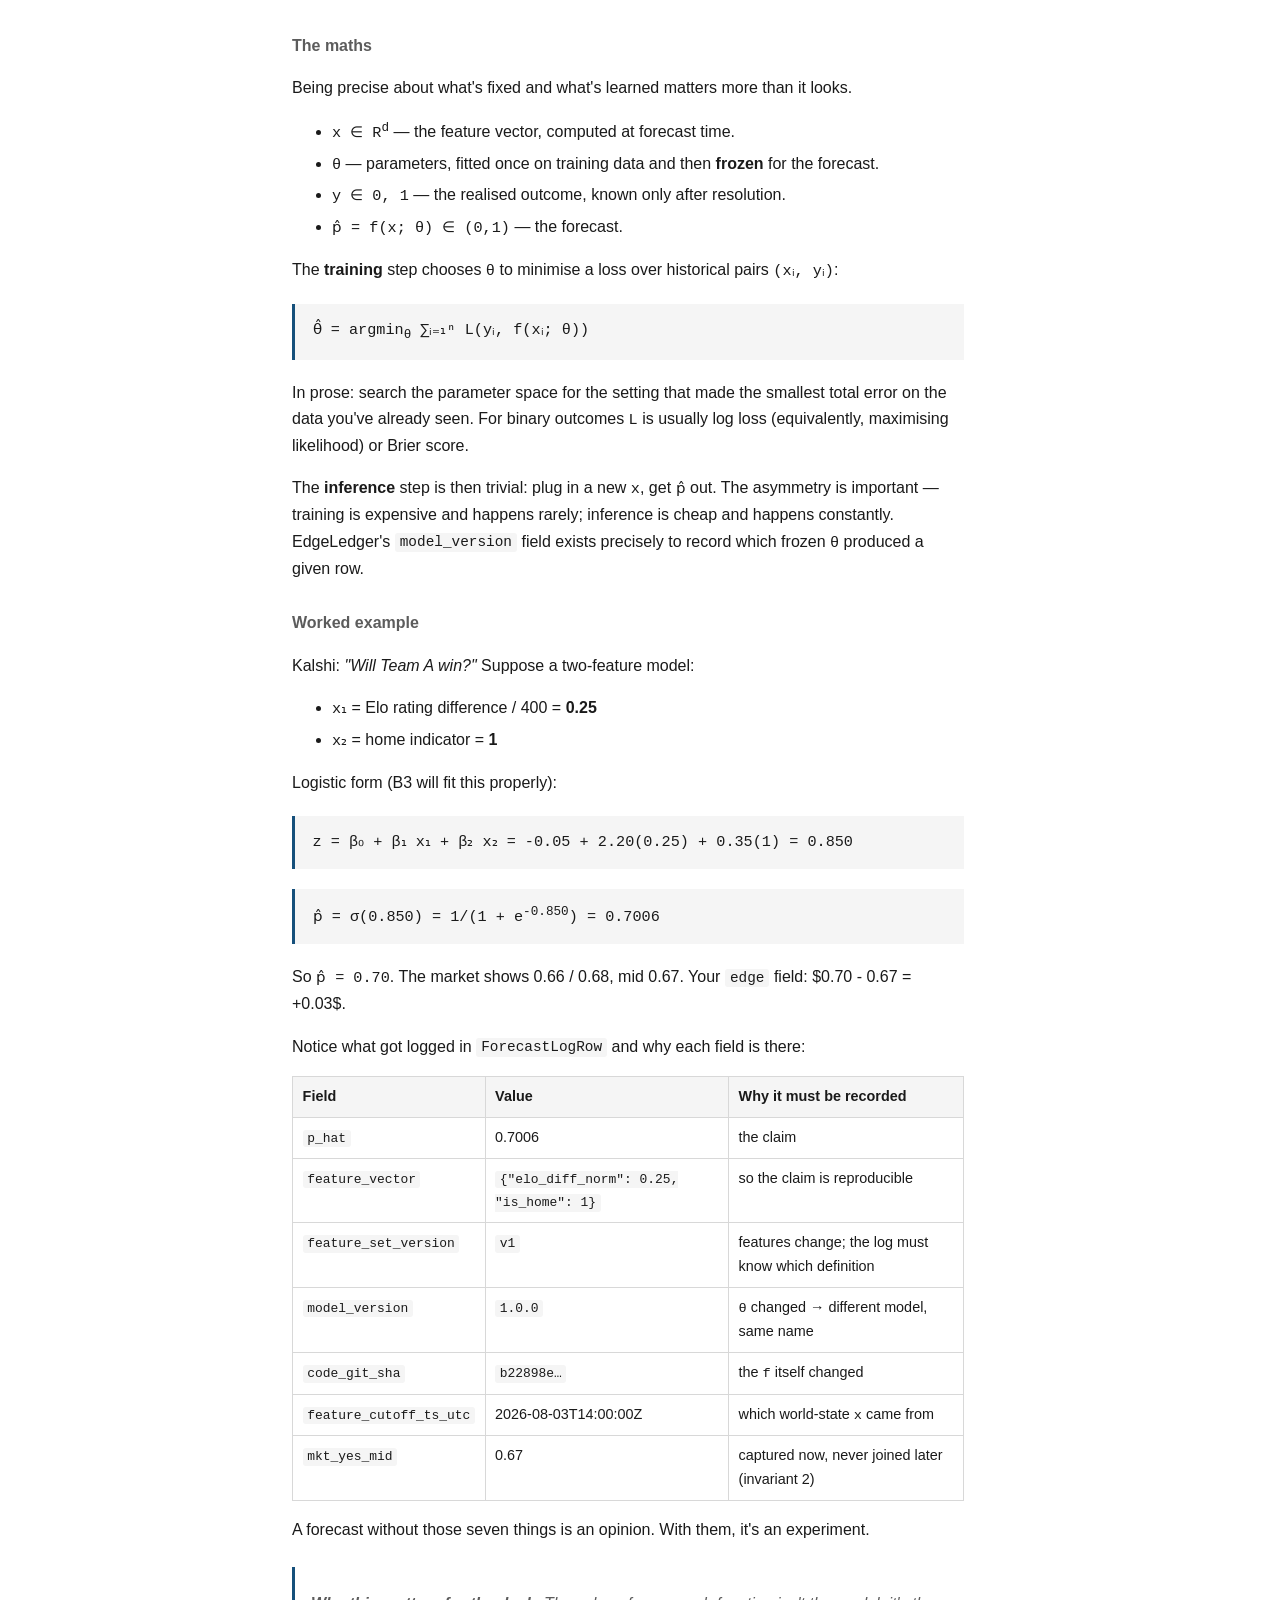
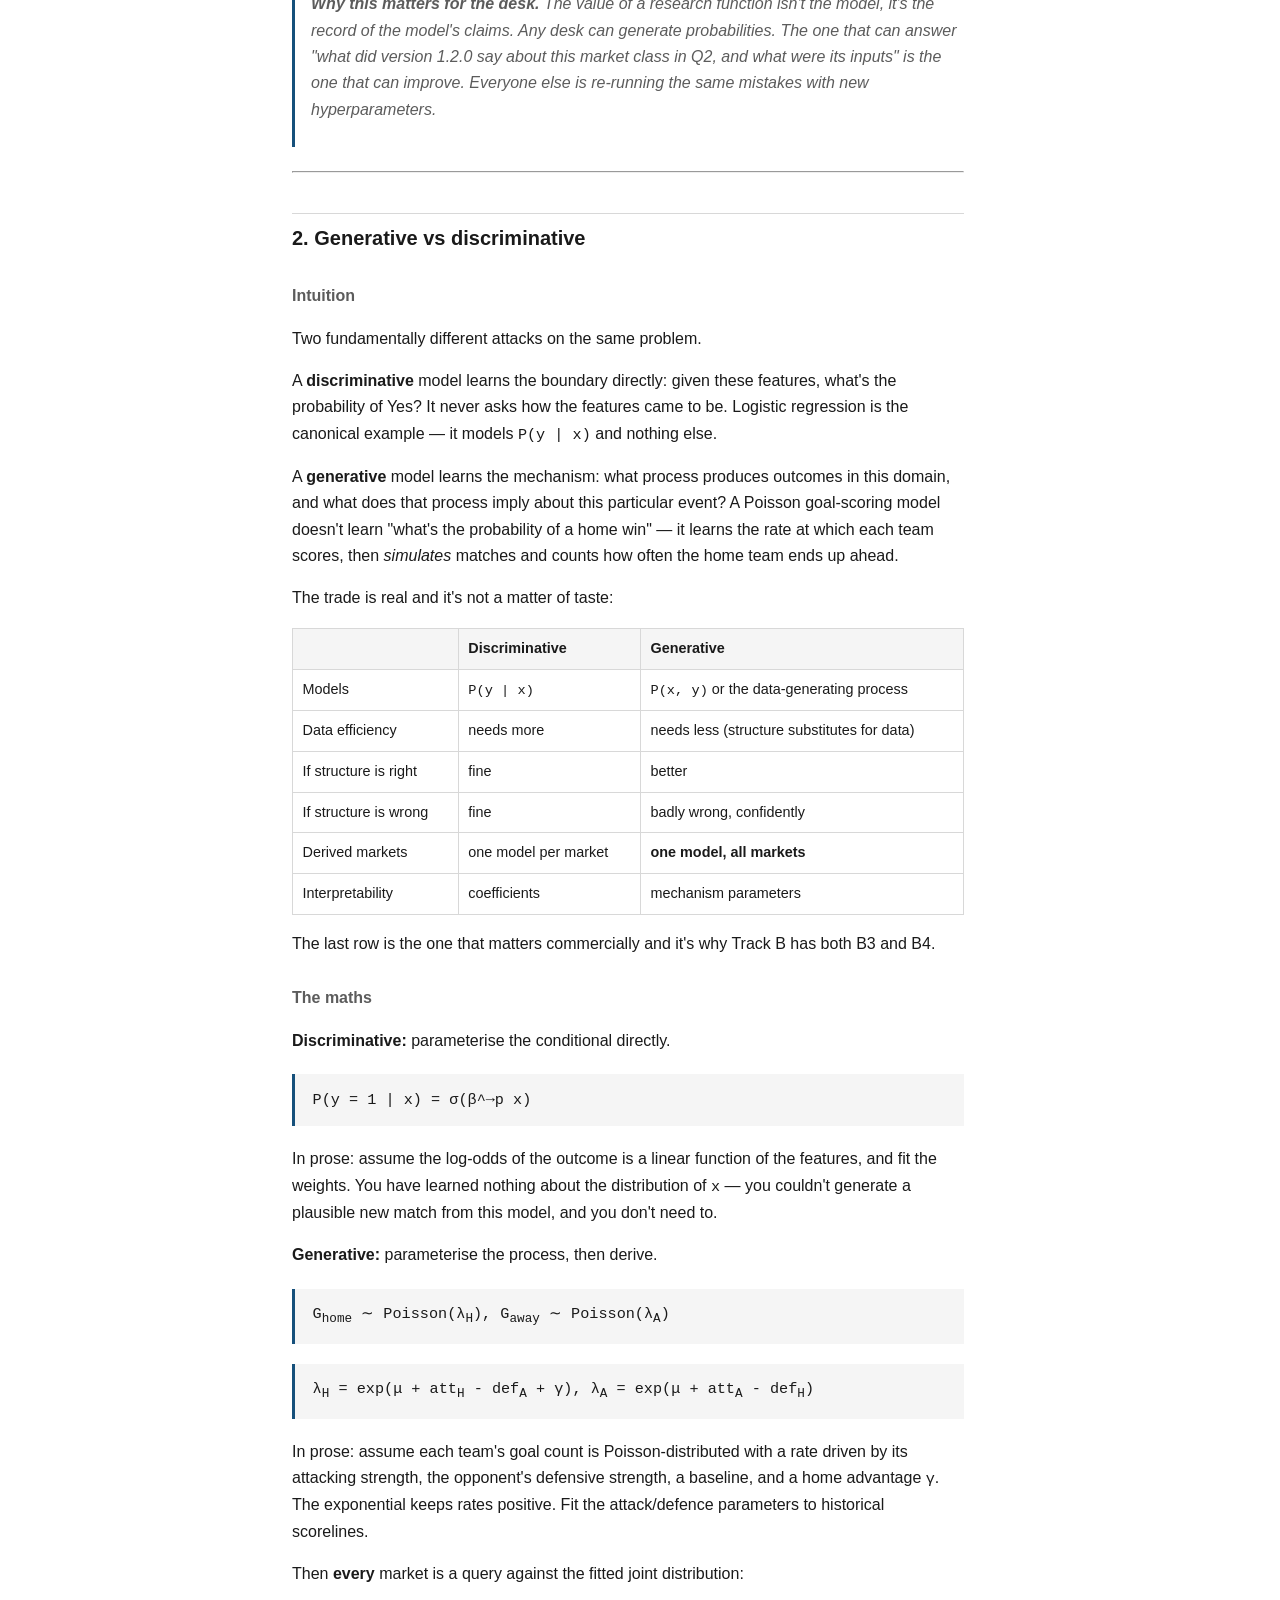
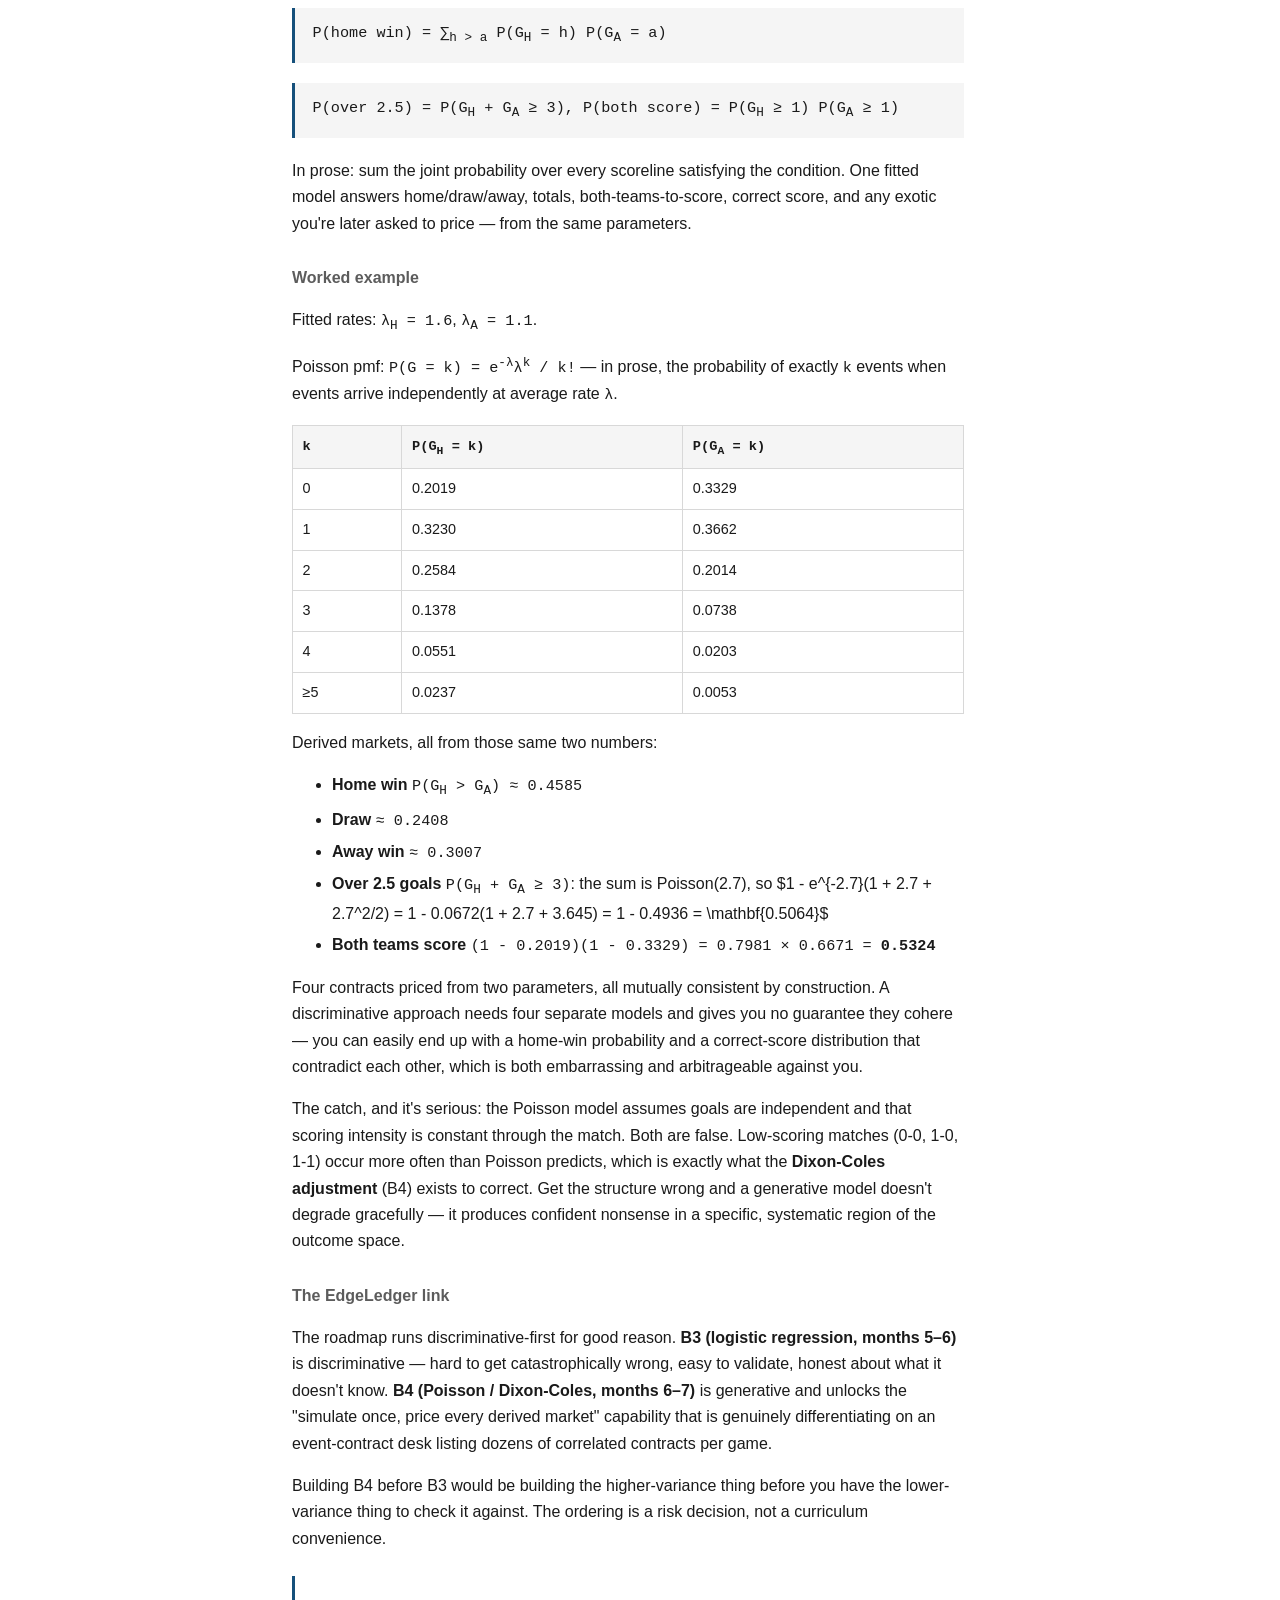
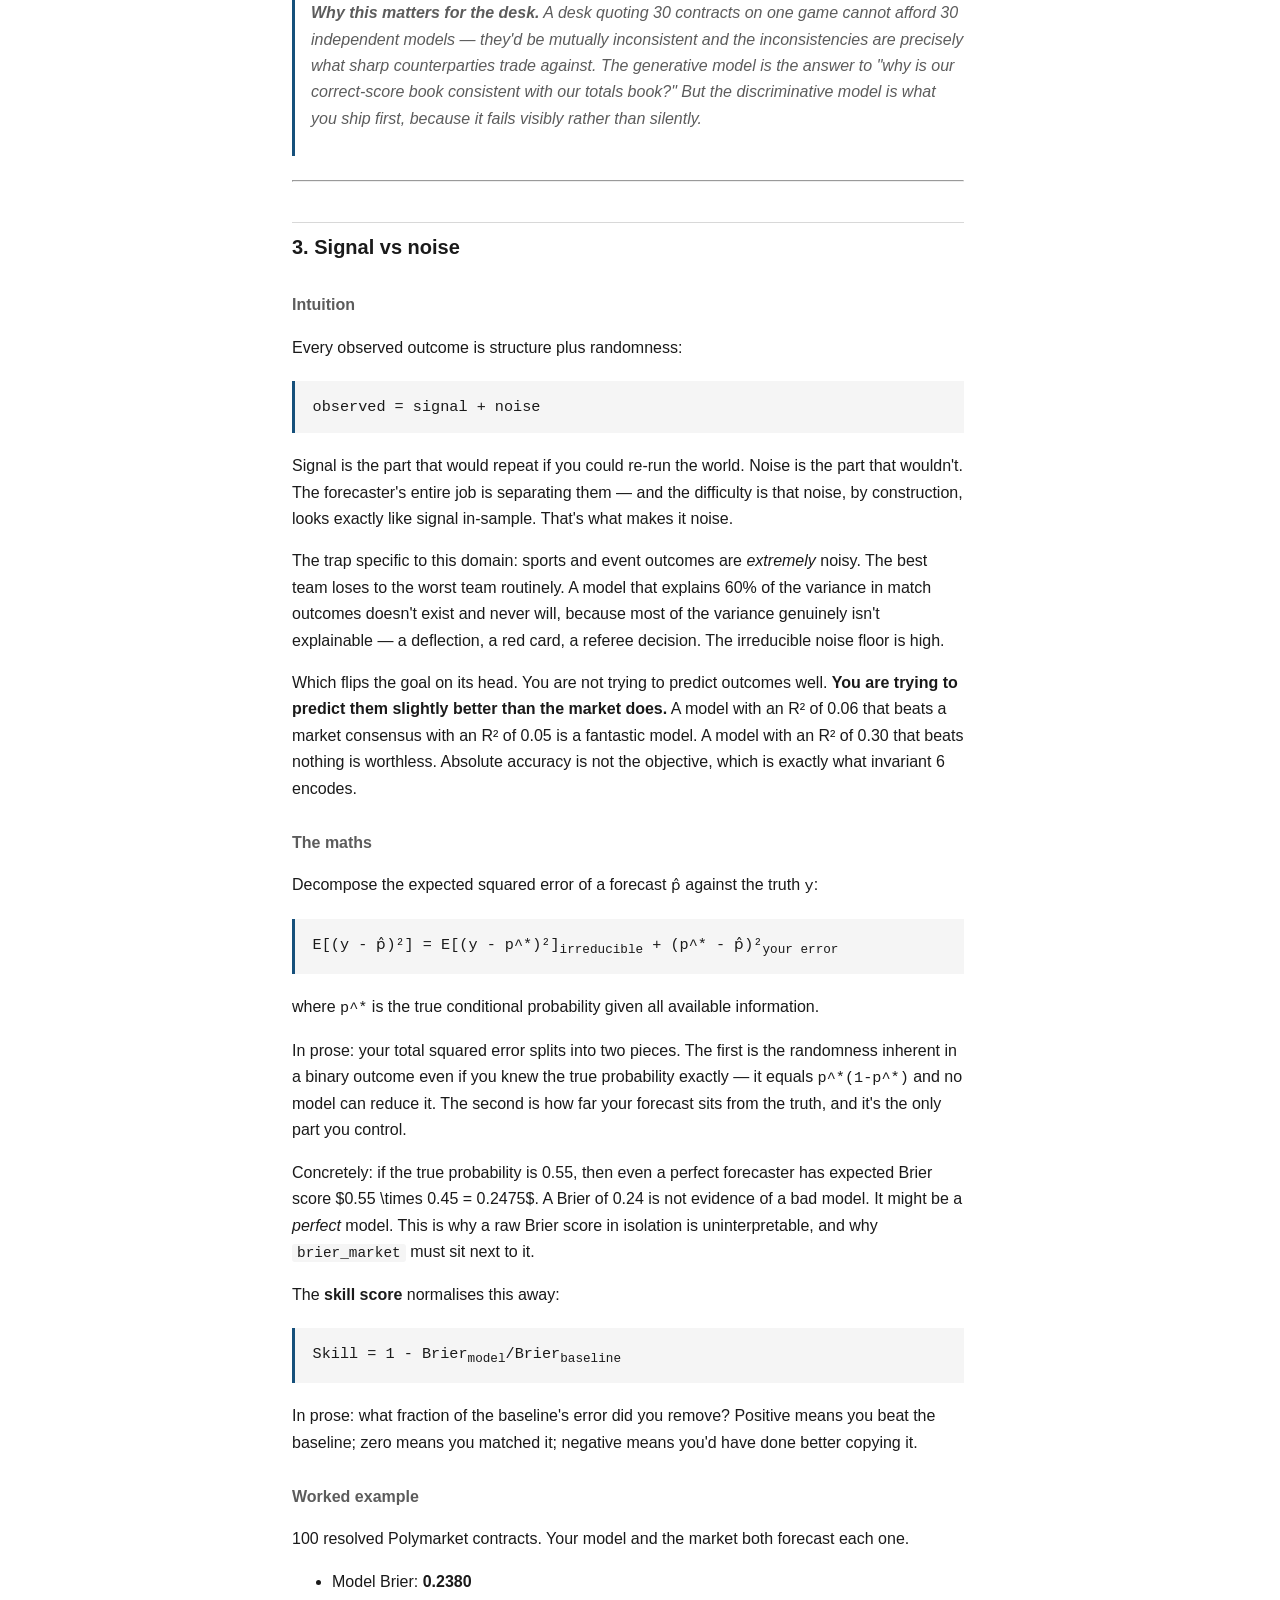
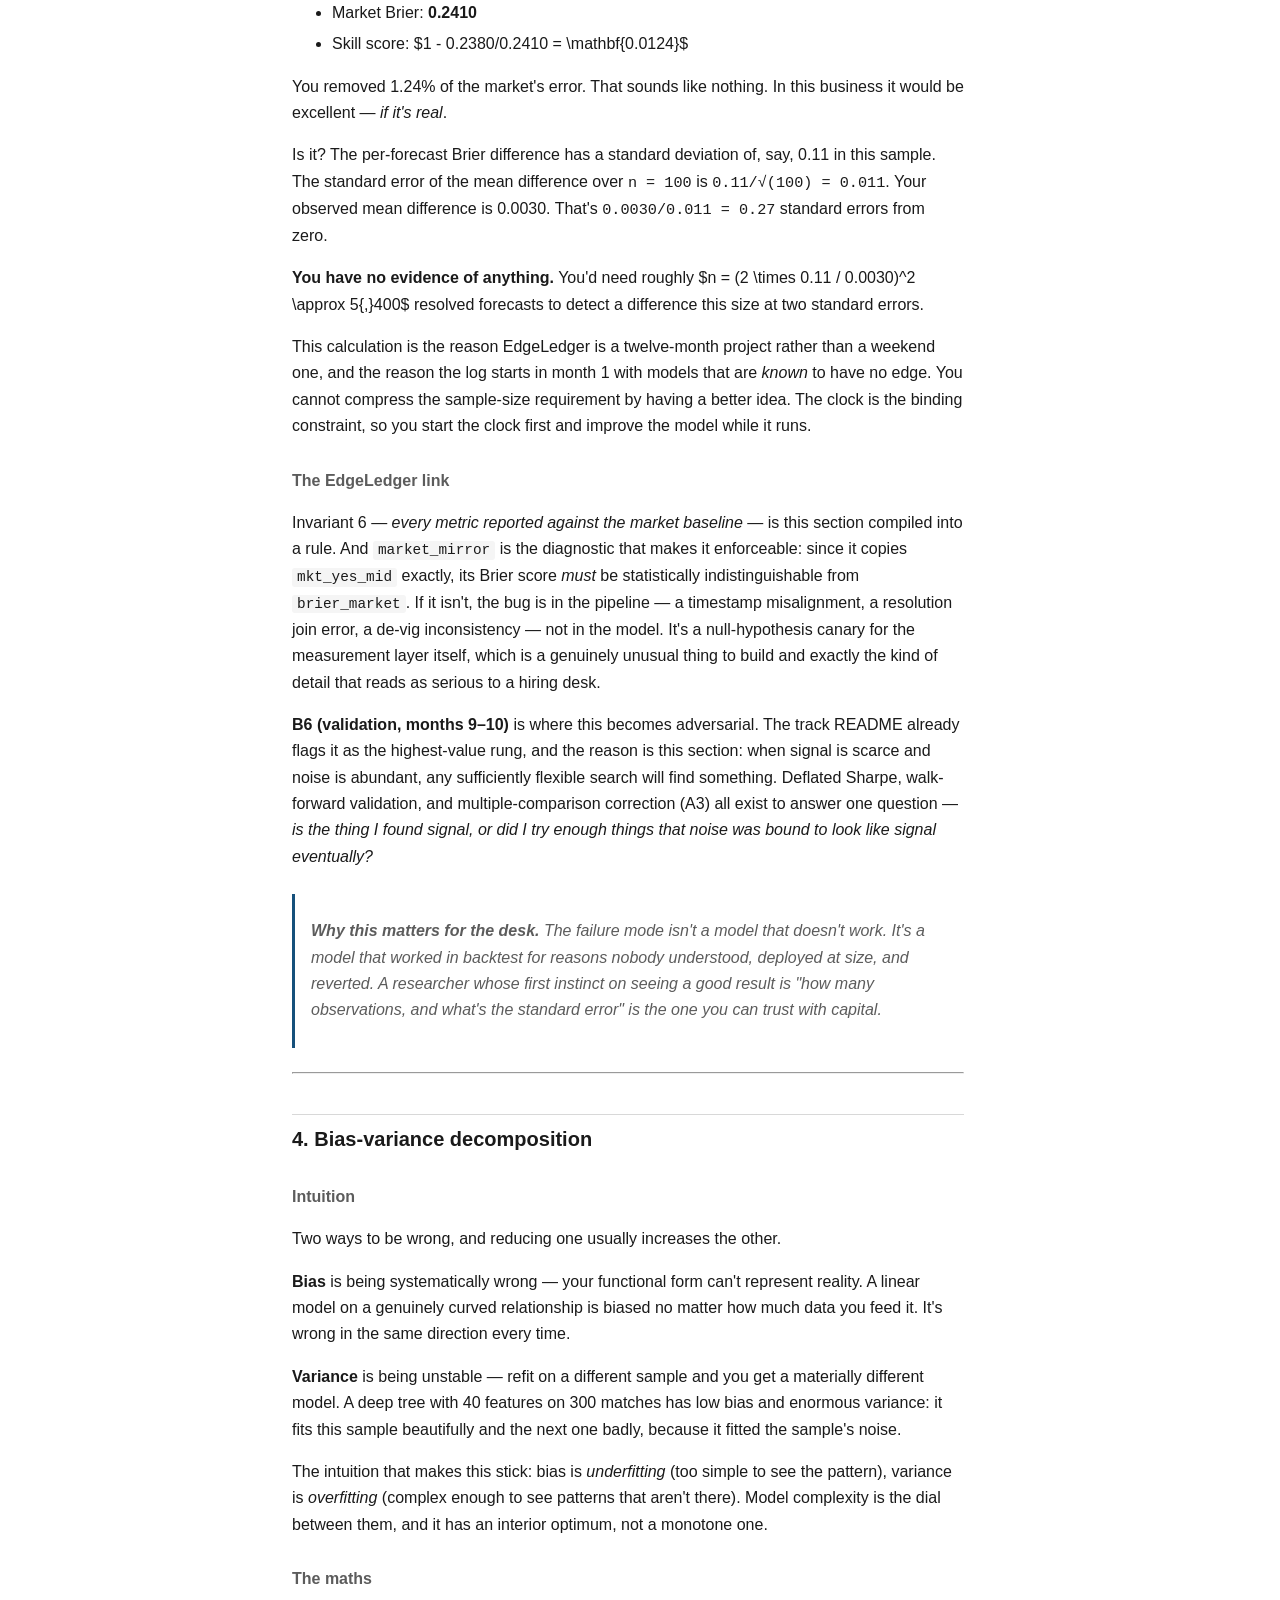
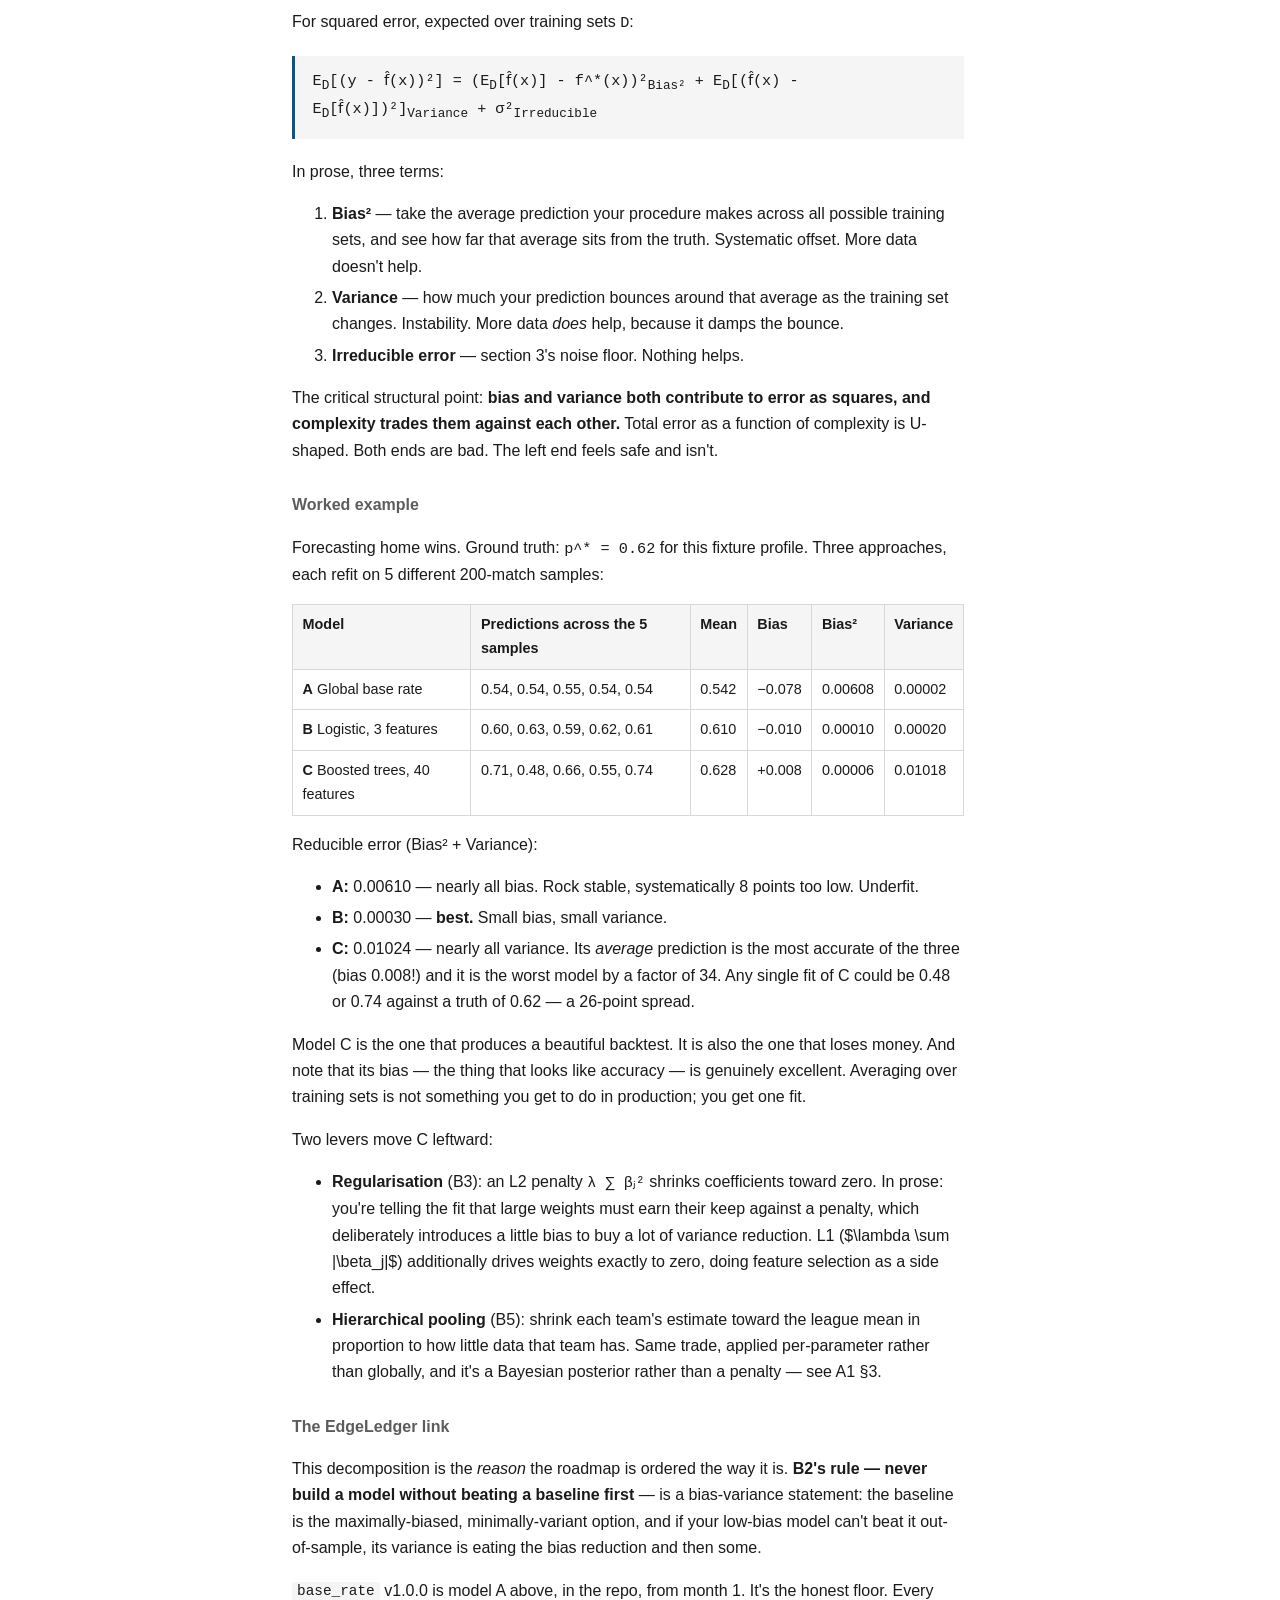
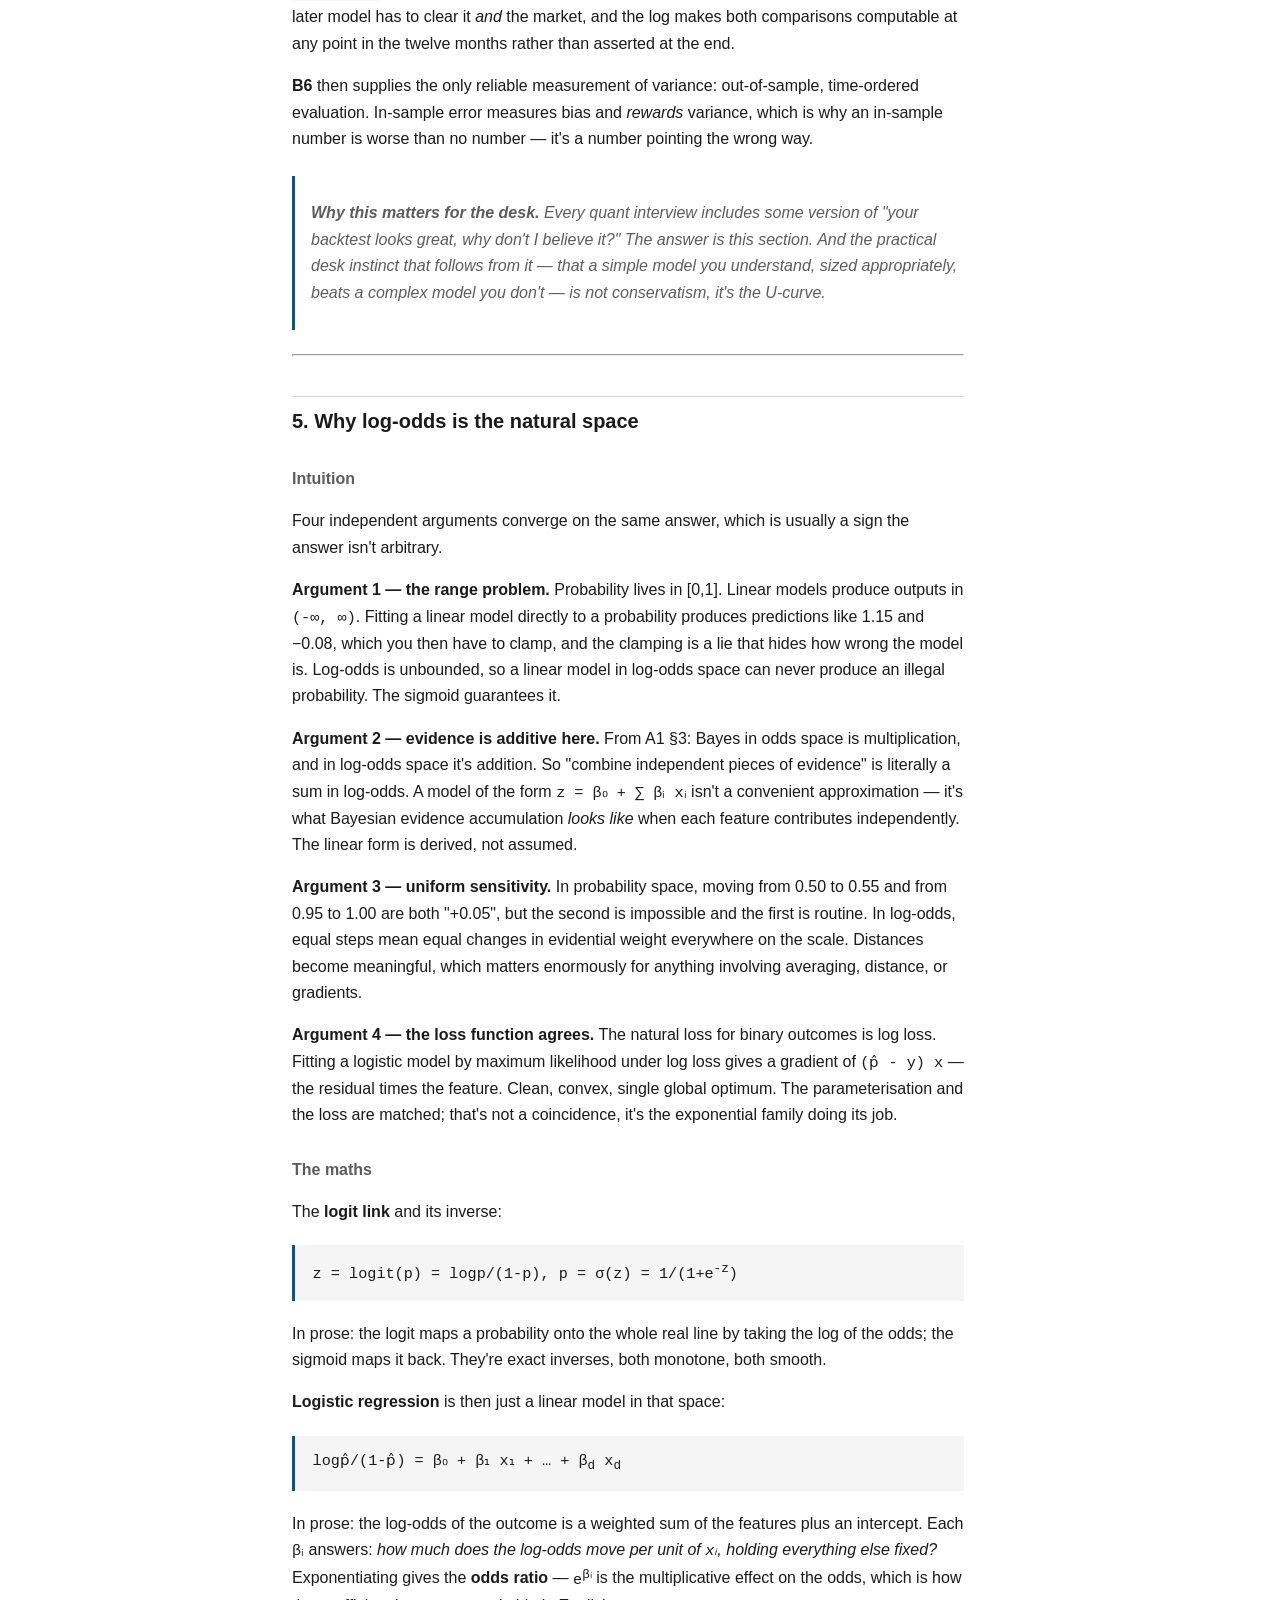
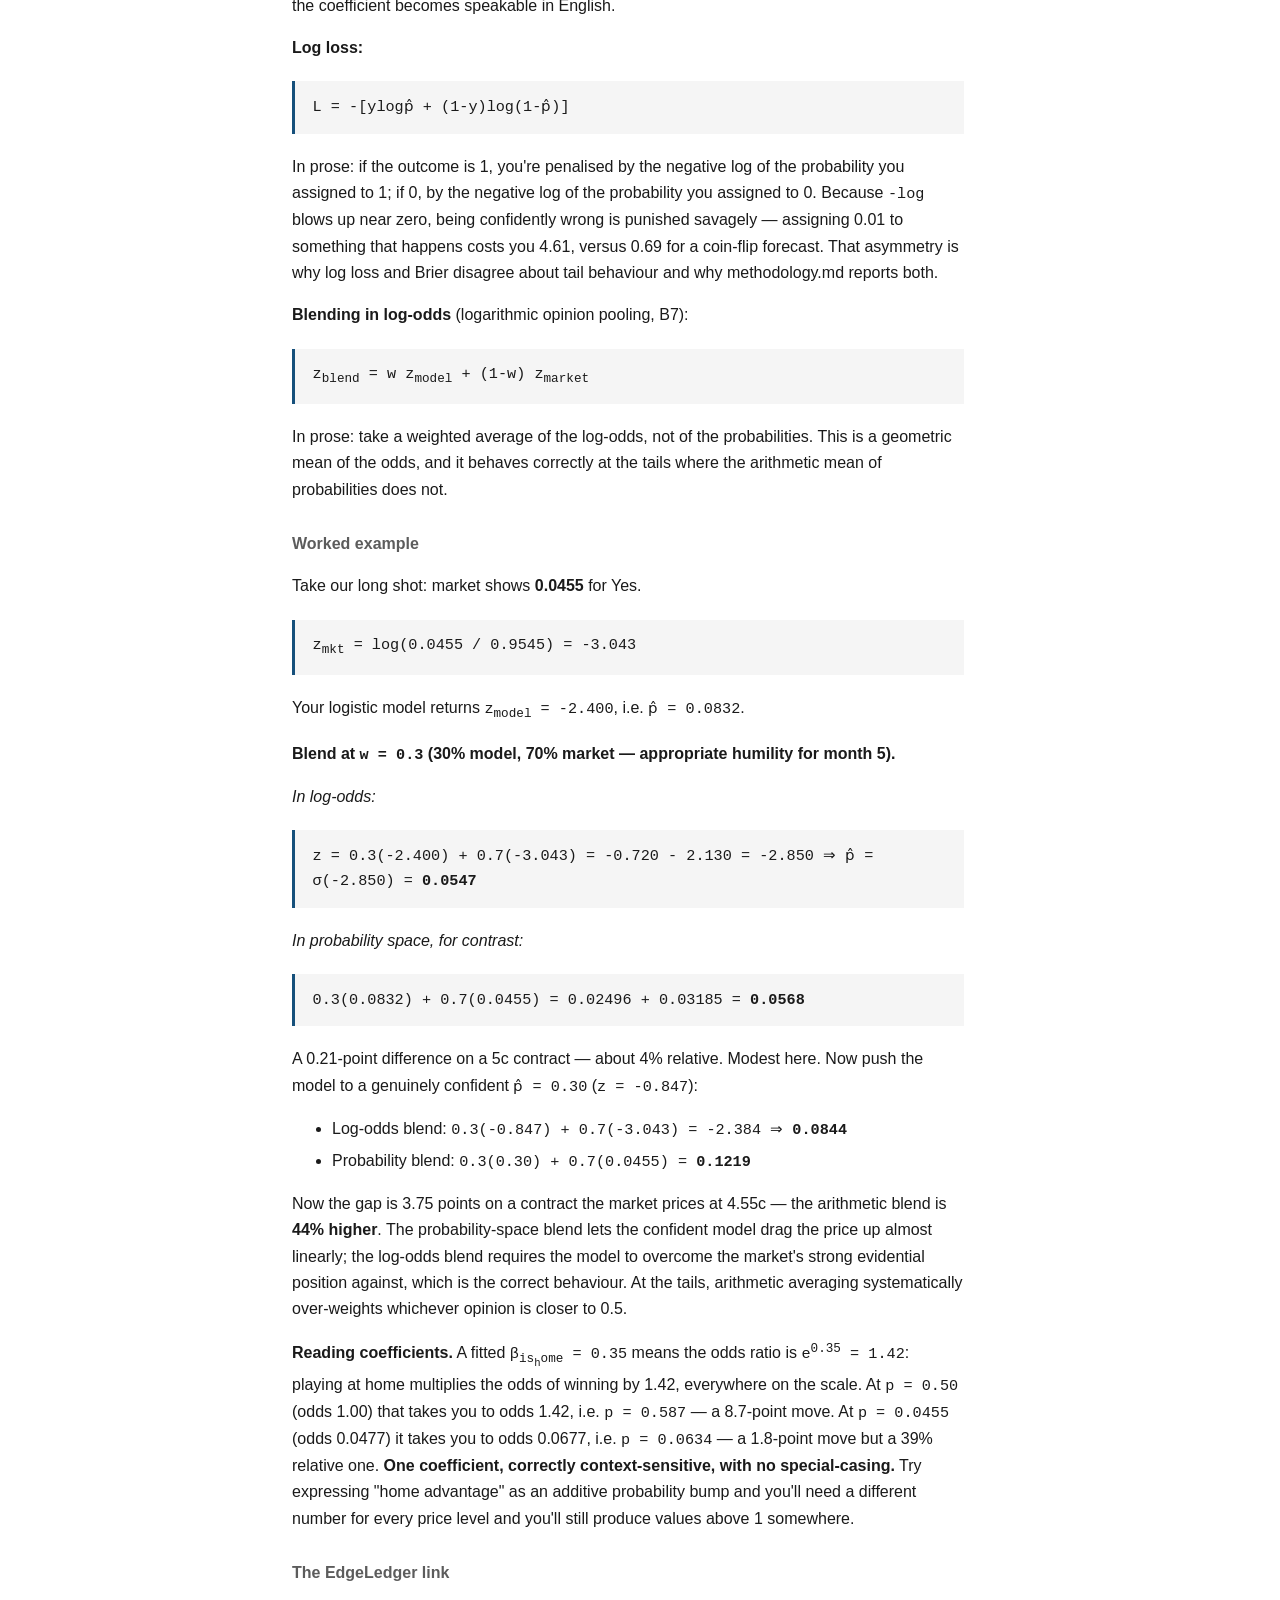
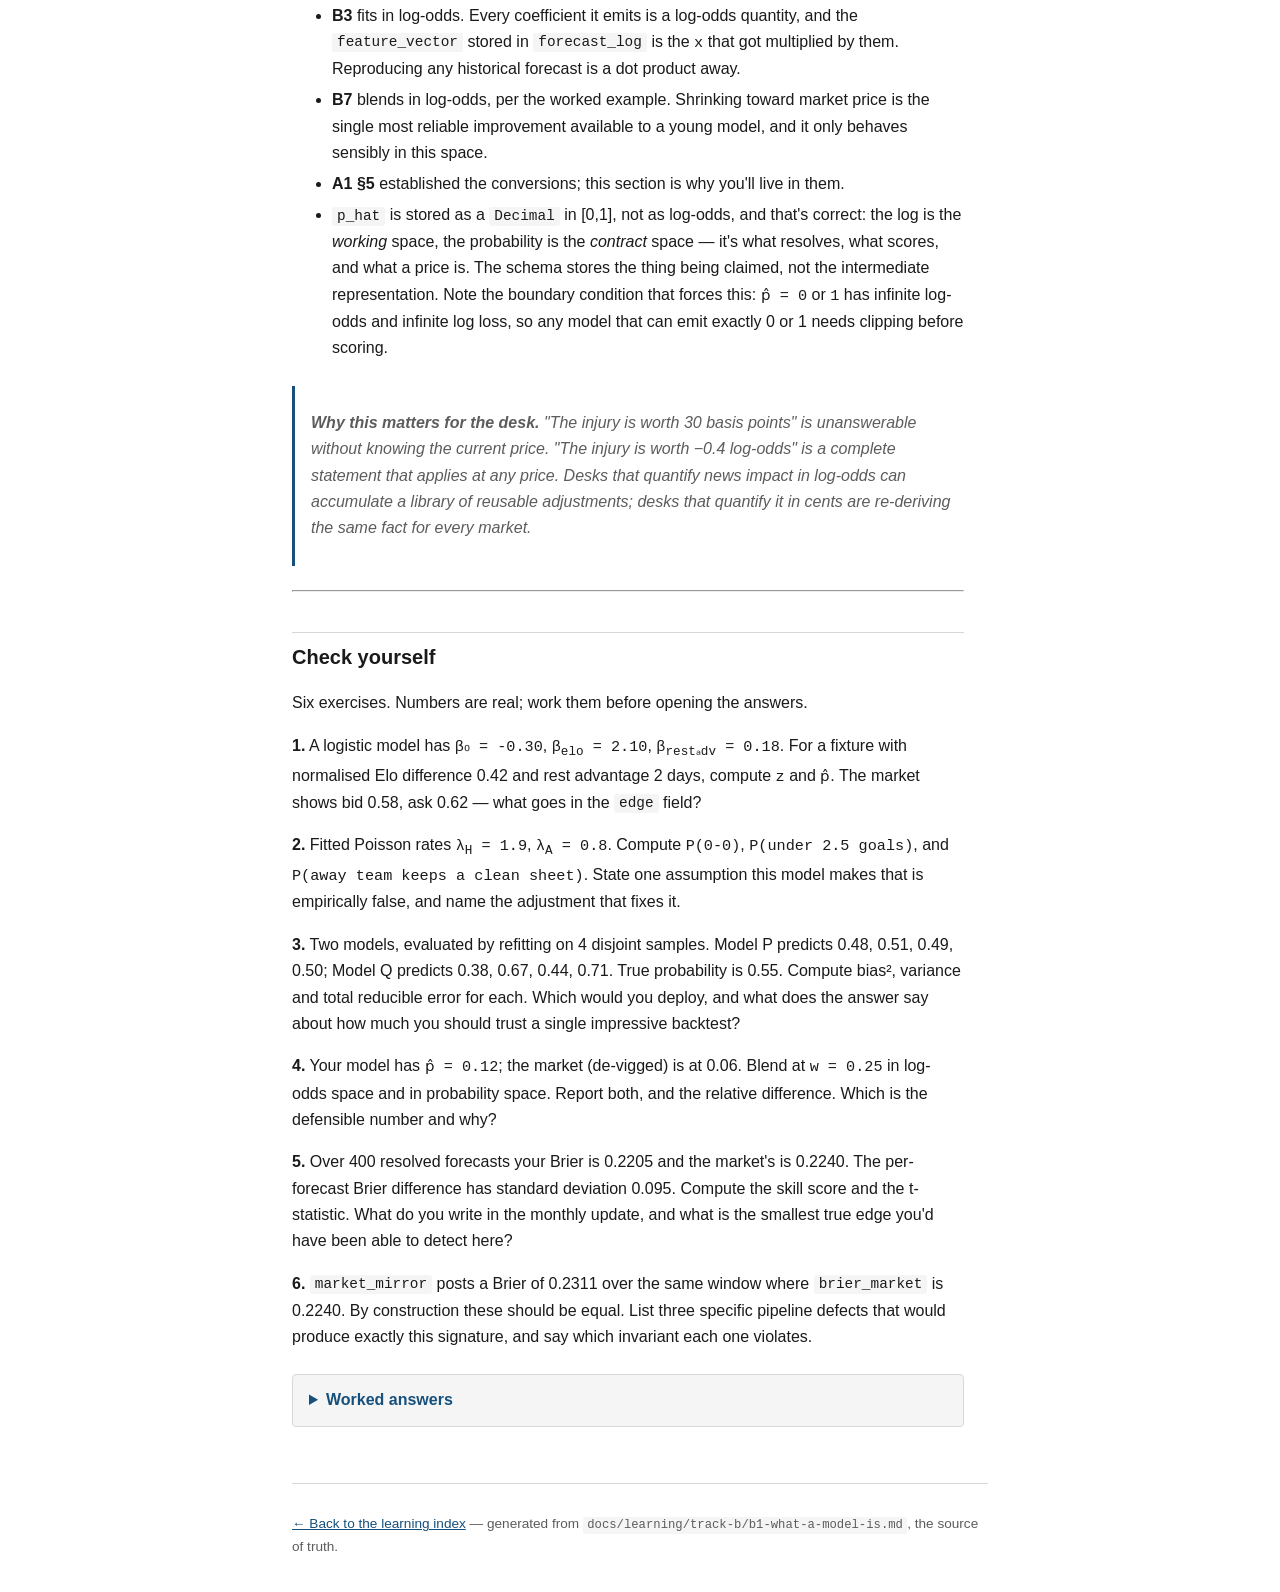
<file: site/learning-b1.html>
<!doctype html>
<html lang="en">
<head>
<meta charset="utf-8">
<meta name="viewport" content="width=device-width, initial-scale=1">
<title>B1 — What a Model Is — EdgeLedger</title>
<meta name="description" content="Where does a probability actually come from? EdgeLedger learning notes.">
<link rel="stylesheet" href="style.css">
</head>
<body>

<header>
  <h1>B1 — What a Model Is</h1>
  <p class="tagline">Track B — Modelling Foundations — <em>Where does a probability actually come from?</em></p>
  <nav>
    <a href="index.html">Overview</a>
    <a href="methodology.html">Methodology</a>
    <a href="results.html">Results</a>
    <a href="learning.html" aria-current="page">Learning</a>
  </nav>
</header>

<main class="prose">
<nav class="toc"><p><strong>On this page</strong></p>
<ol>
    <li><a href="#1-features-probability-the-mapping">1. Features → probability: the mapping</a></li>
    <li><a href="#2-generative-vs-discriminative">2. Generative vs discriminative</a></li>
    <li><a href="#3-signal-vs-noise">3. Signal vs noise</a></li>
    <li><a href="#4-bias-variance-decomposition">4. Bias-variance decomposition</a></li>
    <li><a href="#5-why-log-odds-is-the-natural-space">5. Why log-odds is the natural space</a></li>
    <li><a href="#check-yourself">Check yourself</a></li>
</ol></nav>
<h1 id="b1-what-a-model-is">B1 — What a Model Is</h1>
<p><strong>Core question: why does a model beat a guess?</strong></p>
<p>A model is a function from things you can observe to a probability of something you can't yet
observe. That's the whole definition. Everything interesting is in the qualifiers: <em>which</em>
observables, <em>when</em> they were observable, how the function is chosen, and — the question that
decides whether any of it was worth doing — whether the function found structure that will persist
or memorised noise that won't.</p>
<p>This note builds the vocabulary you need before B2 (baselines) tells you what you're competing
against and B3 (regression) shows you how the mapping is actually fitted. It also justifies the
choice of output space that the rest of Track B assumes without comment: log-odds.</p>
<hr />
<h2 id="1-features-probability-the-mapping">1. Features → probability: the mapping</h2>
<h3 id="intuition">Intuition</h3>
<p>Strip away the machinery and a model is three things:</p>
<ol>
<li><strong>A feature vector</strong> <span class="math-inline">x</span> — the numbers you extracted from the world at a specific moment.</li>
<li><strong>A functional form</strong> <span class="math-inline">f</span> — the shape of the relationship you're willing to entertain.</li>
<li><strong>Parameters</strong> <span class="math-inline">θ</span> — the specific numbers within that shape, chosen by fitting to data.</li>
</ol>
<div class="math-block">p̂ = f(x; θ)</div>
<p>In prose: your predicted probability is what you get when you push your observed features through
a chosen function, using parameters learned from history. Nothing more mysterious than that.</p>
<p>The reason a model beats a guess is not that it's clever. It's that it applies the <em>same</em> mapping
to every case, so its errors are measurable and correctable. A guess is a different function every
time — it can't be scored, can't be calibrated, can't be debugged. A model that is <em>worse</em> than a
guess on average is still more valuable to a desk, because you can find out by how much and in
which direction.</p>
<p>This is worth being blunt about, because it is the reason EdgeLedger's month-1 models are
deliberately terrible. <code>market_mirror</code> copies the market and <code>base_rate</code> returns a historical
frequency. Neither has edge by construction. Both are <em>models</em>: deterministic, versioned functions
with recorded inputs and recorded outputs. That property — not accuracy — is what makes the log
worth twelve months.</p>
<h3 id="the-maths">The maths</h3>
<p>Being precise about what's fixed and what's learned matters more than it looks.</p>
<ul>
<li><span class="math-inline">x ∈ R<sup>d</sup></span> — the feature vector, computed at forecast time.</li>
<li><span class="math-inline">θ</span> — parameters, fitted once on training data and then <strong>frozen</strong> for the forecast.</li>
<li><span class="math-inline">y ∈ 0, 1</span> — the realised outcome, known only after resolution.</li>
<li><span class="math-inline">p̂ = f(x; θ) ∈ (0,1)</span> — the forecast.</li>
</ul>
<p>The <strong>training</strong> step chooses <span class="math-inline">θ</span> to minimise a loss over historical pairs <span class="math-inline">(xᵢ, yᵢ)</span>:</p>
<div class="math-block">θ̂ = argmin<sub>θ</sub> ∑ᵢ₌₁ⁿ L(yᵢ,  f(xᵢ; θ))</div>
<p>In prose: search the parameter space for the setting that made the smallest total error on the
data you've already seen. For binary outcomes <span class="math-inline">L</span> is usually log loss (equivalently, maximising
likelihood) or Brier score.</p>
<p>The <strong>inference</strong> step is then trivial: plug in a new <span class="math-inline">x</span>, get <span class="math-inline">p̂</span> out. The asymmetry is
important — training is expensive and happens rarely; inference is cheap and happens constantly.
EdgeLedger's <code>model_version</code> field exists precisely to record which frozen <span class="math-inline">θ</span> produced a
given row.</p>
<h3 id="worked-example">Worked example</h3>
<p>Kalshi: <em>"Will Team A win?"</em> Suppose a two-feature model:</p>
<ul>
<li><span class="math-inline">x₁</span> = Elo rating difference / 400 = <strong>0.25</strong></li>
<li><span class="math-inline">x₂</span> = home indicator = <strong>1</strong></li>
</ul>
<p>Logistic form (B3 will fit this properly):</p>
<div class="math-block">z = β₀ + β₁ x₁ + β₂ x₂ = -0.05 + 2.20(0.25) + 0.35(1) = 0.850</div>
<div class="math-block">p̂ = σ(0.850) = 1/(1 + e<sup>-0.850</sup>) = 0.7006</div>
<p>So <span class="math-inline">p̂ = 0.70</span>. The market shows 0.66 / 0.68, mid 0.67. Your <code>edge</code> field:
$0.70 - 0.67 = +0.03$.</p>
<p>Notice what got logged in <code>ForecastLogRow</code> and why each field is there:</p>
<div class="table-wrap"><table>
<thead>
<tr>
<th>Field</th>
<th>Value</th>
<th>Why it must be recorded</th>
</tr>
</thead>
<tbody>
<tr>
<td><code>p_hat</code></td>
<td>0.7006</td>
<td>the claim</td>
</tr>
<tr>
<td><code>feature_vector</code></td>
<td><code>{"elo_diff_norm": 0.25, "is_home": 1}</code></td>
<td>so the claim is reproducible</td>
</tr>
<tr>
<td><code>feature_set_version</code></td>
<td><code>v1</code></td>
<td>features change; the log must know which definition</td>
</tr>
<tr>
<td><code>model_version</code></td>
<td><code>1.0.0</code></td>
<td><span class="math-inline">θ</span> changed → different model, same name</td>
</tr>
<tr>
<td><code>code_git_sha</code></td>
<td><code>b22898e…</code></td>
<td>the <span class="math-inline">f</span> itself changed</td>
</tr>
<tr>
<td><code>feature_cutoff_ts_utc</code></td>
<td>2026-08-03T14:00:00Z</td>
<td>which world-state <span class="math-inline">x</span> came from</td>
</tr>
<tr>
<td><code>mkt_yes_mid</code></td>
<td>0.67</td>
<td>captured now, never joined later (invariant 2)</td>
</tr>
</tbody>
</table></div>
<p>A forecast without those seven things is an opinion. With them, it's an experiment.</p>
<blockquote>
<p><strong>Why this matters for the desk.</strong> The value of a research function isn't the model, it's the
<em>record</em> of the model's claims. Any desk can generate probabilities. The one that can answer
"what did version 1.2.0 say about this market class in Q2, and what were its inputs" is the one
that can improve. Everyone else is re-running the same mistakes with new hyperparameters.</p>
</blockquote>
<hr />
<h2 id="2-generative-vs-discriminative">2. Generative vs discriminative</h2>
<h3 id="intuition_1">Intuition</h3>
<p>Two fundamentally different attacks on the same problem.</p>
<p>A <strong>discriminative</strong> model learns the boundary directly: given these features, what's the
probability of Yes? It never asks how the features came to be. Logistic regression is the
canonical example — it models <span class="math-inline">P(y | x)</span> and nothing else.</p>
<p>A <strong>generative</strong> model learns the mechanism: what process produces outcomes in this domain, and
what does that process imply about this particular event? A Poisson goal-scoring model doesn't
learn "what's the probability of a home win" — it learns the rate at which each team scores, then
<em>simulates</em> matches and counts how often the home team ends up ahead.</p>
<p>The trade is real and it's not a matter of taste:</p>
<div class="table-wrap"><table>
<thead>
<tr>
<th></th>
<th>Discriminative</th>
<th>Generative</th>
</tr>
</thead>
<tbody>
<tr>
<td>Models</td>
<td><span class="math-inline">P(y | x)</span></td>
<td><span class="math-inline">P(x, y)</span> or the data-generating process</td>
</tr>
<tr>
<td>Data efficiency</td>
<td>needs more</td>
<td>needs less (structure substitutes for data)</td>
</tr>
<tr>
<td>If structure is right</td>
<td>fine</td>
<td>better</td>
</tr>
<tr>
<td>If structure is wrong</td>
<td>fine</td>
<td>badly wrong, confidently</td>
</tr>
<tr>
<td>Derived markets</td>
<td>one model per market</td>
<td><strong>one model, all markets</strong></td>
</tr>
<tr>
<td>Interpretability</td>
<td>coefficients</td>
<td>mechanism parameters</td>
</tr>
</tbody>
</table></div>
<p>The last row is the one that matters commercially and it's why Track B has both B3 and B4.</p>
<h3 id="the-maths_1">The maths</h3>
<p><strong>Discriminative:</strong> parameterise the conditional directly.</p>
<div class="math-block">P(y = 1 | x) = σ(β^→p x)</div>
<p>In prose: assume the log-odds of the outcome is a linear function of the features, and fit the
weights. You have learned nothing about the distribution of <span class="math-inline">x</span> — you couldn't generate a
plausible new match from this model, and you don't need to.</p>
<p><strong>Generative:</strong> parameterise the process, then derive.</p>
<div class="math-block">G<sub>home</sub> ∼ Poisson(λ<sub>H</sub>),     G<sub>away</sub> ∼ Poisson(λ<sub>A</sub>)</div>
<div class="math-block">λ<sub>H</sub> = exp(μ + att<sub>H</sub> - def<sub>A</sub> + γ),     λ<sub>A</sub> = exp(μ + att<sub>A</sub> - def<sub>H</sub>)</div>
<p>In prose: assume each team's goal count is Poisson-distributed with a rate driven by its attacking
strength, the opponent's defensive strength, a baseline, and a home advantage <span class="math-inline">γ</span>. The
exponential keeps rates positive. Fit the attack/defence parameters to historical scorelines.</p>
<p>Then <strong>every</strong> market is a query against the fitted joint distribution:</p>
<div class="math-block">P(home win) = ∑<sub>h &gt; a</sub> P(G<sub>H</sub> = h) P(G<sub>A</sub> = a)</div>
<div class="math-block">P(over  2.5) = P(G<sub>H</sub> + G<sub>A</sub> ≥ 3),     P(both score) = P(G<sub>H</sub> ≥ 1) P(G<sub>A</sub> ≥ 1)</div>
<p>In prose: sum the joint probability over every scoreline satisfying the condition. One fitted model
answers home/draw/away, totals, both-teams-to-score, correct score, and any exotic you're later
asked to price — from the same parameters.</p>
<h3 id="worked-example_1">Worked example</h3>
<p>Fitted rates: <span class="math-inline">λ<sub>H</sub> = 1.6</span>, <span class="math-inline">λ<sub>A</sub> = 1.1</span>.</p>
<p>Poisson pmf: <span class="math-inline">P(G = k) = e<sup>-λ</sup>λ<sup>k</sup> / k!</span> — in prose, the probability of exactly <span class="math-inline">k</span>
events when events arrive independently at average rate <span class="math-inline">λ</span>.</p>
<div class="table-wrap"><table>
<thead>
<tr>
<th><span class="math-inline">k</span></th>
<th><span class="math-inline">P(G<sub>H</sub> = k)</span></th>
<th><span class="math-inline">P(G<sub>A</sub> = k)</span></th>
</tr>
</thead>
<tbody>
<tr>
<td>0</td>
<td>0.2019</td>
<td>0.3329</td>
</tr>
<tr>
<td>1</td>
<td>0.3230</td>
<td>0.3662</td>
</tr>
<tr>
<td>2</td>
<td>0.2584</td>
<td>0.2014</td>
</tr>
<tr>
<td>3</td>
<td>0.1378</td>
<td>0.0738</td>
</tr>
<tr>
<td>4</td>
<td>0.0551</td>
<td>0.0203</td>
</tr>
<tr>
<td>≥5</td>
<td>0.0237</td>
<td>0.0053</td>
</tr>
</tbody>
</table></div>
<p>Derived markets, all from those same two numbers:</p>
<ul>
<li><strong>Home win</strong> <span class="math-inline">P(G<sub>H</sub> &gt; G<sub>A</sub>) ≈ 0.4585</span></li>
<li><strong>Draw</strong> <span class="math-inline">≈ 0.2408</span></li>
<li><strong>Away win</strong> <span class="math-inline">≈ 0.3007</span></li>
<li><strong>Over 2.5 goals</strong> <span class="math-inline">P(G<sub>H</sub> + G<sub>A</sub> ≥ 3)</span>: the sum is Poisson(2.7), so
  $1 - e^{-2.7}(1 + 2.7 + 2.7^2/2) = 1 - 0.0672(1 + 2.7 + 3.645) = 1 - 0.4936 = \mathbf{0.5064}$</li>
<li><strong>Both teams score</strong> <span class="math-inline">(1 - 0.2019)(1 - 0.3329) = 0.7981 × 0.6671 = <strong>0.5324</strong></span></li>
</ul>
<p>Four contracts priced from two parameters, all mutually consistent by construction. A
discriminative approach needs four separate models and gives you no guarantee they cohere — you can
easily end up with a home-win probability and a correct-score distribution that contradict each
other, which is both embarrassing and arbitrageable against you.</p>
<p>The catch, and it's serious: the Poisson model assumes goals are independent and that scoring
intensity is constant through the match. Both are false. Low-scoring matches (0-0, 1-0, 1-1) occur
more often than Poisson predicts, which is exactly what the <strong>Dixon-Coles adjustment</strong> (B4) exists
to correct. Get the structure wrong and a generative model doesn't degrade gracefully — it produces
confident nonsense in a specific, systematic region of the outcome space.</p>
<h3 id="the-edgeledger-link">The EdgeLedger link</h3>
<p>The roadmap runs discriminative-first for good reason. <strong>B3 (logistic regression, months 5–6)</strong> is
discriminative — hard to get catastrophically wrong, easy to validate, honest about what it doesn't
know. <strong>B4 (Poisson / Dixon-Coles, months 6–7)</strong> is generative and unlocks the "simulate once,
price every derived market" capability that is genuinely differentiating on an event-contract desk
listing dozens of correlated contracts per game.</p>
<p>Building B4 before B3 would be building the higher-variance thing before you have the
lower-variance thing to check it against. The ordering is a risk decision, not a curriculum
convenience.</p>
<blockquote>
<p><strong>Why this matters for the desk.</strong> A desk quoting 30 contracts on one game cannot afford 30
independent models — they'd be mutually inconsistent and the inconsistencies are precisely what
sharp counterparties trade against. The generative model is the answer to "why is our
correct-score book consistent with our totals book?" But the discriminative model is what you
ship first, because it fails visibly rather than silently.</p>
</blockquote>
<hr />
<h2 id="3-signal-vs-noise">3. Signal vs noise</h2>
<h3 id="intuition_2">Intuition</h3>
<p>Every observed outcome is structure plus randomness:</p>
<div class="math-block">observed = signal + noise</div>
<p>Signal is the part that would repeat if you could re-run the world. Noise is the part that
wouldn't. The forecaster's entire job is separating them — and the difficulty is that noise, by
construction, looks exactly like signal in-sample. That's what makes it noise.</p>
<p>The trap specific to this domain: sports and event outcomes are <em>extremely</em> noisy. The best team
loses to the worst team routinely. A model that explains 60% of the variance in match outcomes
doesn't exist and never will, because most of the variance genuinely isn't explainable — a
deflection, a red card, a referee decision. The irreducible noise floor is high.</p>
<p>Which flips the goal on its head. You are not trying to predict outcomes well. <strong>You are trying to
predict them slightly better than the market does.</strong> A model with an R² of 0.06 that beats a market
consensus with an R² of 0.05 is a fantastic model. A model with an R² of 0.30 that beats nothing is
worthless. Absolute accuracy is not the objective, which is exactly what invariant 6 encodes.</p>
<h3 id="the-maths_2">The maths</h3>
<p>Decompose the expected squared error of a forecast <span class="math-inline">p̂</span> against the truth <span class="math-inline">y</span>:</p>
<div class="math-block">E[(y - p̂)²] = E[(y - p^*)²]<sub>irreducible</sub> + (p^* - p̂)²<sub>your error</sub></div>
<p>where <span class="math-inline">p^*</span> is the true conditional probability given all available information.</p>
<p>In prose: your total squared error splits into two pieces. The first is the randomness inherent in
a binary outcome even if you knew the true probability exactly — it equals <span class="math-inline">p^*(1-p^*)</span> and no
model can reduce it. The second is how far your forecast sits from the truth, and it's the only
part you control.</p>
<p>Concretely: if the true probability is 0.55, then even a perfect forecaster has expected Brier
score $0.55 \times 0.45 = 0.2475$. A Brier of 0.24 is not evidence of a bad model. It might be a
<em>perfect</em> model. This is why a raw Brier score in isolation is uninterpretable, and why
<code>brier_market</code> must sit next to it.</p>
<p>The <strong>skill score</strong> normalises this away:</p>
<div class="math-block">Skill = 1 - Brier<sub>model</sub>/Brier<sub>baseline</sub></div>
<p>In prose: what fraction of the baseline's error did you remove? Positive means you beat the
baseline; zero means you matched it; negative means you'd have done better copying it.</p>
<h3 id="worked-example_2">Worked example</h3>
<p>100 resolved Polymarket contracts. Your model and the market both forecast each one.</p>
<ul>
<li>Model Brier: <strong>0.2380</strong></li>
<li>Market Brier: <strong>0.2410</strong></li>
<li>Skill score: $1 - 0.2380/0.2410 = \mathbf{0.0124}$</li>
</ul>
<p>You removed 1.24% of the market's error. That sounds like nothing. In this business it would be
excellent — <em>if it's real</em>.</p>
<p>Is it? The per-forecast Brier difference has a standard deviation of, say, 0.11 in this sample. The
standard error of the mean difference over <span class="math-inline">n = 100</span> is <span class="math-inline">0.11/√(100) = 0.011</span>. Your observed
mean difference is 0.0030. That's <span class="math-inline">0.0030/0.011 = 0.27</span> standard errors from zero.</p>
<p><strong>You have no evidence of anything.</strong> You'd need roughly $n = (2 \times 0.11 / 0.0030)^2 \approx
5{,}400$ resolved forecasts to detect a difference this size at two standard errors.</p>
<p>This calculation is the reason EdgeLedger is a twelve-month project rather than a weekend one, and
the reason the log starts in month 1 with models that are <em>known</em> to have no edge. You cannot
compress the sample-size requirement by having a better idea. The clock is the binding constraint,
so you start the clock first and improve the model while it runs.</p>
<h3 id="the-edgeledger-link_1">The EdgeLedger link</h3>
<p>Invariant 6 — <em>every metric reported against the market baseline</em> — is this section compiled into
a rule. And <code>market_mirror</code> is the diagnostic that makes it enforceable: since it copies
<code>mkt_yes_mid</code> exactly, its Brier score <em>must</em> be statistically indistinguishable from
<code>brier_market</code>. If it isn't, the bug is in the pipeline — a timestamp misalignment, a resolution
join error, a de-vig inconsistency — not in the model. It's a null-hypothesis canary for the
measurement layer itself, which is a genuinely unusual thing to build and exactly the kind of
detail that reads as serious to a hiring desk.</p>
<p><strong>B6 (validation, months 9–10)</strong> is where this becomes adversarial. The track README already flags
it as the highest-value rung, and the reason is this section: when signal is scarce and noise is
abundant, any sufficiently flexible search will find something. Deflated Sharpe, walk-forward
validation, and multiple-comparison correction (A3) all exist to answer one question — <em>is the
thing I found signal, or did I try enough things that noise was bound to look like signal
eventually?</em></p>
<blockquote>
<p><strong>Why this matters for the desk.</strong> The failure mode isn't a model that doesn't work. It's a model
that worked in backtest for reasons nobody understood, deployed at size, and reverted. A
researcher whose first instinct on seeing a good result is "how many observations, and what's the
standard error" is the one you can trust with capital.</p>
</blockquote>
<hr />
<h2 id="4-bias-variance-decomposition">4. Bias-variance decomposition</h2>
<h3 id="intuition_3">Intuition</h3>
<p>Two ways to be wrong, and reducing one usually increases the other.</p>
<p><strong>Bias</strong> is being systematically wrong — your functional form can't represent reality. A linear
model on a genuinely curved relationship is biased no matter how much data you feed it. It's wrong
in the same direction every time.</p>
<p><strong>Variance</strong> is being unstable — refit on a different sample and you get a materially different
model. A deep tree with 40 features on 300 matches has low bias and enormous variance: it fits this
sample beautifully and the next one badly, because it fitted the sample's noise.</p>
<p>The intuition that makes this stick: bias is <em>underfitting</em> (too simple to see the pattern),
variance is <em>overfitting</em> (complex enough to see patterns that aren't there). Model complexity is
the dial between them, and it has an interior optimum, not a monotone one.</p>
<h3 id="the-maths_3">The maths</h3>
<p>For squared error, expected over training sets <span class="math-inline">D</span>:</p>
<div class="math-block">E<sub>D</sub>[(y - f̂(x))²] = (E<sub>D</sub>[f̂(x)] - f^*(x))²<sub>Bias²</sub> + E<sub>D</sub>[(f̂(x) - E<sub>D</sub>[f̂(x)])²]<sub>Variance</sub> + σ²<sub>Irreducible</sub></div>
<p>In prose, three terms:</p>
<ol>
<li><strong>Bias²</strong> — take the average prediction your procedure makes across all possible training sets,
   and see how far that average sits from the truth. Systematic offset. More data doesn't help.</li>
<li><strong>Variance</strong> — how much your prediction bounces around that average as the training set
   changes. Instability. More data <em>does</em> help, because it damps the bounce.</li>
<li><strong>Irreducible error</strong> — section 3's noise floor. Nothing helps.</li>
</ol>
<p>The critical structural point: <strong>bias and variance both contribute to error as squares, and
complexity trades them against each other.</strong> Total error as a function of complexity is U-shaped.
Both ends are bad. The left end feels safe and isn't.</p>
<h3 id="worked-example_3">Worked example</h3>
<p>Forecasting home wins. Ground truth: <span class="math-inline">p^* = 0.62</span> for this fixture profile. Three approaches, each
refit on 5 different 200-match samples:</p>
<div class="table-wrap"><table>
<thead>
<tr>
<th>Model</th>
<th>Predictions across the 5 samples</th>
<th>Mean</th>
<th>Bias</th>
<th>Bias²</th>
<th>Variance</th>
</tr>
</thead>
<tbody>
<tr>
<td><strong>A</strong> Global base rate</td>
<td>0.54, 0.54, 0.55, 0.54, 0.54</td>
<td>0.542</td>
<td>−0.078</td>
<td>0.00608</td>
<td>0.00002</td>
</tr>
<tr>
<td><strong>B</strong> Logistic, 3 features</td>
<td>0.60, 0.63, 0.59, 0.62, 0.61</td>
<td>0.610</td>
<td>−0.010</td>
<td>0.00010</td>
<td>0.00020</td>
</tr>
<tr>
<td><strong>C</strong> Boosted trees, 40 features</td>
<td>0.71, 0.48, 0.66, 0.55, 0.74</td>
<td>0.628</td>
<td>+0.008</td>
<td>0.00006</td>
<td>0.01018</td>
</tr>
</tbody>
</table></div>
<p>Reducible error (Bias² + Variance):</p>
<ul>
<li><strong>A:</strong> 0.00610 — nearly all bias. Rock stable, systematically 8 points too low. Underfit.</li>
<li><strong>B:</strong> 0.00030 — <strong>best.</strong> Small bias, small variance.</li>
<li><strong>C:</strong> 0.01024 — nearly all variance. Its <em>average</em> prediction is the most accurate of the three
  (bias 0.008!) and it is the worst model by a factor of 34. Any single fit of C could be 0.48 or
  0.74 against a truth of 0.62 — a 26-point spread.</li>
</ul>
<p>Model C is the one that produces a beautiful backtest. It is also the one that loses money. And
note that its bias — the thing that looks like accuracy — is genuinely excellent. Averaging over
training sets is not something you get to do in production; you get one fit.</p>
<p>Two levers move C leftward:</p>
<ul>
<li><strong>Regularisation</strong> (B3): an L2 penalty <span class="math-inline">λ ∑ βⱼ²</span> shrinks coefficients toward zero.
  In prose: you're telling the fit that large weights must earn their keep against a penalty, which
  deliberately introduces a little bias to buy a lot of variance reduction. L1 ($\lambda \sum
  |\beta_j|$) additionally drives weights exactly to zero, doing feature selection as a side
  effect.</li>
<li><strong>Hierarchical pooling</strong> (B5): shrink each team's estimate toward the league mean in proportion
  to how little data that team has. Same trade, applied per-parameter rather than globally, and
  it's a Bayesian posterior rather than a penalty — see A1 §3.</li>
</ul>
<h3 id="the-edgeledger-link_2">The EdgeLedger link</h3>
<p>This decomposition is the <em>reason</em> the roadmap is ordered the way it is. <strong>B2's rule — never build
a model without beating a baseline first</strong> — is a bias-variance statement: the baseline is the
maximally-biased, minimally-variant option, and if your low-bias model can't beat it out-of-sample,
its variance is eating the bias reduction and then some.</p>
<p><code>base_rate</code> v1.0.0 is model A above, in the repo, from month 1. It's the honest floor. Every later
model has to clear it <em>and</em> the market, and the log makes both comparisons computable at any point
in the twelve months rather than asserted at the end.</p>
<p><strong>B6</strong> then supplies the only reliable measurement of variance: out-of-sample, time-ordered
evaluation. In-sample error measures bias and <em>rewards</em> variance, which is why an in-sample number
is worse than no number — it's a number pointing the wrong way.</p>
<blockquote>
<p><strong>Why this matters for the desk.</strong> Every quant interview includes some version of "your backtest
looks great, why don't I believe it?" The answer is this section. And the practical desk instinct
that follows from it — that a simple model you understand, sized appropriately, beats a complex
model you don't — is not conservatism, it's the U-curve.</p>
</blockquote>
<hr />
<h2 id="5-why-log-odds-is-the-natural-space">5. Why log-odds is the natural space</h2>
<h3 id="intuition_4">Intuition</h3>
<p>Four independent arguments converge on the same answer, which is usually a sign the answer isn't
arbitrary.</p>
<p><strong>Argument 1 — the range problem.</strong> Probability lives in [0,1]. Linear models produce outputs in
<span class="math-inline">(-∞, ∞)</span>. Fitting a linear model directly to a probability produces predictions like
1.15 and −0.08, which you then have to clamp, and the clamping is a lie that hides how wrong the
model is. Log-odds is unbounded, so a linear model in log-odds space can never produce an illegal
probability. The sigmoid guarantees it.</p>
<p><strong>Argument 2 — evidence is additive here.</strong> From A1 §3: Bayes in odds space is multiplication, and
in log-odds space it's addition. So "combine independent pieces of evidence" is literally a sum in
log-odds. A model of the form <span class="math-inline">z = β₀ + ∑ βᵢ xᵢ</span> isn't a convenient approximation —
it's what Bayesian evidence accumulation <em>looks like</em> when each feature contributes independently.
The linear form is derived, not assumed.</p>
<p><strong>Argument 3 — uniform sensitivity.</strong> In probability space, moving from 0.50 to 0.55 and from 0.95
to 1.00 are both "+0.05", but the second is impossible and the first is routine. In log-odds, equal
steps mean equal changes in evidential weight everywhere on the scale. Distances become meaningful,
which matters enormously for anything involving averaging, distance, or gradients.</p>
<p><strong>Argument 4 — the loss function agrees.</strong> The natural loss for binary outcomes is log loss.
Fitting a logistic model by maximum likelihood under log loss gives a gradient of
<span class="math-inline">(p̂ - y) x</span> — the residual times the feature. Clean, convex, single global optimum. The
parameterisation and the loss are matched; that's not a coincidence, it's the exponential family
doing its job.</p>
<h3 id="the-maths_4">The maths</h3>
<p>The <strong>logit link</strong> and its inverse:</p>
<div class="math-block">z = logit(p) = logp/(1-p),     p = σ(z) = 1/(1+e<sup>-z</sup>)</div>
<p>In prose: the logit maps a probability onto the whole real line by taking the log of the odds; the
sigmoid maps it back. They're exact inverses, both monotone, both smooth.</p>
<p><strong>Logistic regression</strong> is then just a linear model in that space:</p>
<div class="math-block">logp̂/(1-p̂) = β₀ + β₁ x₁ + … + β<sub>d</sub> x<sub>d</sub></div>
<p>In prose: the log-odds of the outcome is a weighted sum of the features plus an intercept. Each
<span class="math-inline">βᵢ</span> answers: <em>how much does the log-odds move per unit of <span class="math-inline">xᵢ</span>, holding everything else
fixed?</em> Exponentiating gives the <strong>odds ratio</strong> — <span class="math-inline">e<sup>βᵢ</sup></span> is the multiplicative effect on the
odds, which is how the coefficient becomes speakable in English.</p>
<p><strong>Log loss:</strong></p>
<div class="math-block">L = -[ylogp̂ + (1-y)log(1-p̂)]</div>
<p>In prose: if the outcome is 1, you're penalised by the negative log of the probability you assigned
to 1; if 0, by the negative log of the probability you assigned to 0. Because <span class="math-inline">-log</span> blows up near
zero, being confidently wrong is punished savagely — assigning 0.01 to something that happens costs
you 4.61, versus 0.69 for a coin-flip forecast. That asymmetry is why log loss and Brier disagree
about tail behaviour and why methodology.md reports both.</p>
<p><strong>Blending in log-odds</strong> (logarithmic opinion pooling, B7):</p>
<div class="math-block">z<sub>blend</sub> = w z<sub>model</sub> + (1-w) z<sub>market</sub></div>
<p>In prose: take a weighted average of the log-odds, not of the probabilities. This is a geometric
mean of the odds, and it behaves correctly at the tails where the arithmetic mean of probabilities
does not.</p>
<h3 id="worked-example_4">Worked example</h3>
<p>Take our long shot: market shows <strong>0.0455</strong> for Yes.</p>
<div class="math-block">z<sub>mkt</sub> = log(0.0455 / 0.9545) = -3.043</div>
<p>Your logistic model returns <span class="math-inline">z<sub>model</sub> = -2.400</span>, i.e. <span class="math-inline">p̂ = 0.0832</span>.</p>
<p><strong>Blend at <span class="math-inline">w = 0.3</span> (30% model, 70% market — appropriate humility for month 5).</strong></p>
<p><em>In log-odds:</em>
</p><div class="math-block">z = 0.3(-2.400) + 0.7(-3.043) = -0.720 - 2.130 = -2.850   ⇒   p̂ = σ(-2.850) = <strong>0.0547</strong></div>
<p><em>In probability space, for contrast:</em>
</p><div class="math-block">0.3(0.0832) + 0.7(0.0455) = 0.02496 + 0.03185 = <strong>0.0568</strong></div>
<p>A 0.21-point difference on a 5c contract — about 4% relative. Modest here. Now push the model to a
genuinely confident <span class="math-inline">p̂ = 0.30</span> (<span class="math-inline">z = -0.847</span>):</p>
<ul>
<li>Log-odds blend: <span class="math-inline">0.3(-0.847) + 0.7(-3.043) = -2.384 ⇒ <strong>0.0844</strong></span></li>
<li>Probability blend: <span class="math-inline">0.3(0.30) + 0.7(0.0455) = <strong>0.1219</strong></span></li>
</ul>
<p>Now the gap is 3.75 points on a contract the market prices at 4.55c — the arithmetic blend is
<strong>44% higher</strong>. The probability-space blend lets the confident model drag the price up almost
linearly; the log-odds blend requires the model to overcome the market's strong evidential position
against, which is the correct behaviour. At the tails, arithmetic averaging systematically
over-weights whichever opinion is closer to 0.5.</p>
<p><strong>Reading coefficients.</strong> A fitted <span class="math-inline">β<sub>is<sub>h</sub>ome</sub> = 0.35</span> means the odds ratio is
<span class="math-inline">e<sup>0.35</sup> = 1.42</span>: playing at home multiplies the odds of winning by 1.42, everywhere on the scale.
At <span class="math-inline">p = 0.50</span> (odds 1.00) that takes you to odds 1.42, i.e. <span class="math-inline">p = 0.587</span> — a 8.7-point move. At
<span class="math-inline">p = 0.0455</span> (odds 0.0477) it takes you to odds 0.0677, i.e. <span class="math-inline">p = 0.0634</span> — a 1.8-point move but a
39% relative one. <strong>One coefficient, correctly context-sensitive, with no special-casing.</strong> Try
expressing "home advantage" as an additive probability bump and you'll need a different number for
every price level and you'll still produce values above 1 somewhere.</p>
<h3 id="the-edgeledger-link_3">The EdgeLedger link</h3>
<ul>
<li><strong>B3</strong> fits in log-odds. Every coefficient it emits is a log-odds quantity, and the
  <code>feature_vector</code> stored in <code>forecast_log</code> is the <span class="math-inline">x</span> that got multiplied by them. Reproducing any
  historical forecast is a dot product away.</li>
<li><strong>B7</strong> blends in log-odds, per the worked example. Shrinking toward market price is the single
  most reliable improvement available to a young model, and it only behaves sensibly in this space.</li>
<li><strong>A1 §5</strong> established the conversions; this section is why you'll live in them.</li>
<li><code>p_hat</code> is stored as a <code>Decimal</code> in [0,1], not as log-odds, and that's correct: the log is the
  <em>working</em> space, the probability is the <em>contract</em> space — it's what resolves, what scores, and
  what a price is. The schema stores the thing being claimed, not the intermediate representation.
  Note the boundary condition that forces this: <span class="math-inline">p̂ = 0</span> or <span class="math-inline">1</span> has infinite log-odds and
  infinite log loss, so any model that can emit exactly 0 or 1 needs clipping before scoring.</li>
</ul>
<blockquote>
<p><strong>Why this matters for the desk.</strong> "The injury is worth 30 basis points" is unanswerable without
knowing the current price. "The injury is worth −0.4 log-odds" is a complete statement that
applies at any price. Desks that quantify news impact in log-odds can accumulate a library of
reusable adjustments; desks that quantify it in cents are re-deriving the same fact for every
market.</p>
</blockquote>
<hr />
<h2 id="check-yourself">Check yourself</h2>
<p>Six exercises. Numbers are real; work them before opening the answers.</p>
<p><strong>1.</strong> A logistic model has <span class="math-inline">β₀ = -0.30</span>, <span class="math-inline">β<sub>elo</sub> = 2.10</span>,
<span class="math-inline">β<sub>restₐdv</sub> = 0.18</span>. For a fixture with normalised Elo difference 0.42 and rest
advantage 2 days, compute <span class="math-inline">z</span> and <span class="math-inline">p̂</span>. The market shows bid 0.58, ask 0.62 — what goes in the
<code>edge</code> field?</p>
<p><strong>2.</strong> Fitted Poisson rates <span class="math-inline">λ<sub>H</sub> = 1.9</span>, <span class="math-inline">λ<sub>A</sub> = 0.8</span>. Compute <span class="math-inline">P(0-0)</span>,
<span class="math-inline">P(under 2.5 goals)</span>, and <span class="math-inline">P(away team keeps a clean sheet)</span>. State one assumption
this model makes that is empirically false, and name the adjustment that fixes it.</p>
<p><strong>3.</strong> Two models, evaluated by refitting on 4 disjoint samples. Model P predicts 0.48, 0.51, 0.49,
0.50; Model Q predicts 0.38, 0.67, 0.44, 0.71. True probability is 0.55. Compute bias², variance
and total reducible error for each. Which would you deploy, and what does the answer say about how
much you should trust a single impressive backtest?</p>
<p><strong>4.</strong> Your model has <span class="math-inline">p̂ = 0.12</span>; the market (de-vigged) is at 0.06. Blend at <span class="math-inline">w = 0.25</span> in
log-odds space and in probability space. Report both, and the relative difference. Which is the
defensible number and why?</p>
<p><strong>5.</strong> Over 400 resolved forecasts your Brier is 0.2205 and the market's is 0.2240. The per-forecast
Brier difference has standard deviation 0.095. Compute the skill score and the t-statistic. What do
you write in the monthly update, and what is the smallest true edge you'd have been able to detect
here?</p>
<p><strong>6.</strong> <code>market_mirror</code> posts a Brier of 0.2311 over the same window where <code>brier_market</code> is 0.2240.
By construction these should be equal. List three specific pipeline defects that would produce
exactly this signature, and say which invariant each one violates.</p>
<details><summary>Worked answers</summary>
<p><strong>1.</strong> <span class="math-inline">z = -0.30 + 2.10(0.42) + 0.18(2) = -0.30 + 0.882 + 0.36 = <strong>0.942</strong></span>.</p>
<p><span class="math-inline">p̂ = σ(0.942) = 1/(1 + e<sup>-0.942</sup>) = 1/(1 + 0.3899) = <strong>0.7195</strong></span>.</p>
<p>Market mid <span class="math-inline">= (0.58 + 0.62)/2 = 0.60</span>. <code>edge</code> <span class="math-inline">= 0.7195 - 0.60 = <strong>+0.1195</strong></span>.</p>
<p>That is a <strong>12-point</strong> claim of edge against a liquid market. Treat it as a bug report, not a
signal. At month 5 the realistic prior on a 12-point disagreement is: leakage in a feature (does
<code>rest_adv</code> use the actual rest, knowable pre-game, or something derived from the played match?),
a stale <code>mkt_yes_mid</code>, or a coefficient fitted on a sample that included this fixture. Invariant 3
and <code>tests/test_point_in_time.py</code> exist because this is the <em>expected</em> first explanation. Edges
this size in efficient markets are almost always your own error looking back at you.</p>
<hr />
<p><strong>2.</strong> <span class="math-inline">P(G<sub>H</sub> = 0) = e<sup>-1.9</sup> = 0.14957</span>. <span class="math-inline">P(G<sub>A</sub> = 0) = e<sup>-0.8</sup> = 0.44933</span>.</p>
<p><strong><span class="math-inline">P(0-0) = 0.14957 × 0.44933 = <strong>0.06721</strong></span>.</strong></p>
<p><strong>Under 2.5</strong> = <span class="math-inline">P(G<sub>H</sub> + G<sub>A</sub> ≤ 2)</span>. The sum is Poisson(2.7):
<span class="math-inline">e<sup>-2.7</sup> = 0.067206</span>; <span class="math-inline">P(0) = 0.067206</span>, <span class="math-inline">P(1) = 0.181455</span>, <span class="math-inline">P(2) = 0.244964</span>.
Total <span class="math-inline">= <strong>0.49363</strong></span>.</p>
<p><strong>Away clean sheet</strong> = <span class="math-inline">P(G<sub>H</sub> = 0) = <strong>0.14957</strong></span>.
(Careful with the wording — the <em>away</em> team keeps a clean sheet when the <em>home</em> team fails to
score.)</p>
<p><strong>False assumption:</strong> goals are not independent and the two rates are not independent of each
other — the Poisson model materially under-predicts 0-0, 1-0, 0-1 and 1-1 scorelines, and assumes
constant intensity across the match when in reality intensity rises after a red card, at 1-1 late
on, and so forth. <strong>Fix:</strong> the <strong>Dixon-Coles adjustment</strong> (B4), which applies a correction factor
<span class="math-inline">τ(h, a, λ<sub>H</sub>, λ<sub>A</sub>)</span> to exactly those four low-scoring cells while leaving the rest of
the grid alone. Modern variants also add a time-decay weight so recent matches count more.</p>
<hr />
<p><strong>3.</strong> <strong>Model P:</strong> mean <span class="math-inline">= (0.48+0.51+0.49+0.50)/4 = 0.495</span>.
Bias <span class="math-inline">= 0.495 - 0.55 = -0.055</span>; <strong>Bias² <span class="math-inline">= 0.003025</span>.</strong>
Deviations: −0.015, +0.015, −0.005, +0.005. Squares: 0.000225, 0.000225, 0.000025, 0.000025.
<strong>Variance <span class="math-inline">= 0.000125</span>.</strong>
<strong>Total reducible <span class="math-inline">= 0.003150</span>.</strong></p>
<p><strong>Model Q:</strong> mean <span class="math-inline">= (0.38+0.67+0.44+0.71)/4 = 0.550</span>.
Bias <span class="math-inline">= 0.000</span>; <strong>Bias² <span class="math-inline">= 0.000000</span>.</strong>
Deviations: −0.17, +0.12, −0.11, +0.16. Squares: 0.0289, 0.0144, 0.0121, 0.0256.
<strong>Variance <span class="math-inline">= 0.02025</span>.</strong>
<strong>Total reducible <span class="math-inline">= 0.020250</span>.</strong></p>
<p><strong>Deploy P.</strong> It is 6.4× better on total error despite being the <em>only one of the two with any
bias at all</em>. Q is perfectly unbiased in expectation and useless in practice.</p>
<p>What it says about a single impressive backtest: Q's best fit predicted 0.71 against a truth of
0.55 — if that happened to be the fit you saw, you'd conclude Q was a strong, confident model. You
would have observed one draw from a high-variance procedure and mistaken it for a property of the
model. <strong>A single backtest is one sample from a distribution over backtests, and the impressive
ones are disproportionately drawn from high-variance procedures.</strong> That is B6's entire thesis, and
the reason walk-forward evaluation over many refits is the only measurement that distinguishes P
from Q.</p>
<hr />
<p><strong>4.</strong> <span class="math-inline">z<sub>model</sub> = log(0.12/0.88) = log(0.13636) = -1.99243</span>.
<span class="math-inline">z<sub>mkt</sub> = log(0.06/0.94) = log(0.063830) = -2.75154</span>.</p>
<p><strong>Log-odds blend:</strong> <span class="math-inline">0.25(-1.99243) + 0.75(-2.75154) = -0.498108 - 2.063655 = -2.561763</span>.
<span class="math-inline">p̂ = σ(-2.561763) = 1/(1 + 12.9569) = <strong>0.07158</strong></span>.</p>
<p><strong>Probability blend:</strong> <span class="math-inline">0.25(0.12) + 0.75(0.06) = 0.03 + 0.045 = <strong>0.07500</strong></span>.</p>
<p>Difference: 0.342 points; relative <span class="math-inline">0.075/0.07158 - 1 = <strong>+4.8%</strong></span> for the arithmetic blend.</p>
<p><strong>The log-odds number is defensible.</strong> Three reasons: (a) it's the Bayesian update — treating the
market as prior and the model as evidence makes the blend a weighted sum of evidential weights,
which is addition in log-odds and nothing sensible in probability space; (b) it can never leave
(0,1) for any weights or any inputs, whereas arithmetic blending of a probability with an
extrapolated model output can; (c) it's the correct behaviour at the tails — the arithmetic blend
systematically pulls toward whichever opinion is nearer 0.5, so on long shots it inherits an upward
bias from any less-confident model in the pool. On a 6c contract, a 4.8% relative overstatement of
fair value is a meaningful fraction of the whole edge you were hoping to capture.</p>
<hr />
<p><strong>5.</strong> <strong>Skill score:</strong> $1 - 0.2205/0.2240 = 1 - 0.984375 = \mathbf{0.015625}$, i.e. <strong>1.56%</strong> of
the market's error removed.</p>
<p><strong>Mean difference:</strong> $0.2240 - 0.2205 = 0.0035$.
<strong>Standard error:</strong> <span class="math-inline">0.095/√(400) = 0.095/20 = 0.00475</span>.
<strong>t-statistic:</strong> <span class="math-inline">0.0035/0.00475 = <strong>0.737</strong></span>.</p>
<p><strong>What you write:</strong> something like — <em>"Model beats the market baseline by 0.0035 Brier over 400
resolved forecasts (skill score 1.6%), t = 0.74. Not statistically distinguishable from zero;
consistent with no edge. Sample size required to detect an effect of this magnitude at t = 2 is
approximately 2,950 forecasts."</em> And nothing stronger, because nothing stronger is true.</p>
<p><span class="math-inline">n</span> required: <span class="math-inline">(2 × 0.095 / 0.0035)² = (54.286)² ≈ 2,947</span>.</p>
<p><strong>Smallest detectable true edge at this <span class="math-inline">n</span>:</strong> $2 \times 0.00475 = \mathbf{0.0095}$ Brier — a skill
score of about 4.2%. Anything genuinely smaller than that is invisible at 400 observations no
matter how real it is. Worth internalising: the honest statement at month 6 will almost always be
"no detectable edge," and writing that down rather than reaching for a favourable subgroup is the
single most credible thing in the whole portfolio. It's also what A3's multiple-comparison
correction is defending — slice 400 forecasts twelve ways and one slice will look wonderful.</p>
<hr />
<p><strong>6.</strong> <code>market_mirror</code> sets <span class="math-inline">p̂ = mkt<sub>y</sub>esₘid</span>, so its Brier must equal
<code>brier_market</code> up to floating-point noise. A 0.0071 gap is a pipeline defect. Three candidates:</p>
<ol>
<li>
<p><strong><code>mkt_yes_mid</code> in the forecast row and the mid used to compute <code>brier_market</code> come from
   different snapshots.</strong> The scoring view joins a market price at query time instead of using the
   value embedded in the row — so the model is being scored against a <em>different</em> price than the
   one it copied. <strong>Violates invariant 2</strong> (market state captured at forecast write time, never
   joined afterwards). This is the most likely cause and the exact failure invariant 2 exists to
   prevent.</p>
</li>
<li>
<p><strong>De-vig applied on one side only.</strong> <code>brier_market</code> computed from a de-vigged implied
   probability while <code>p_hat</code> copied the raw vigged mid (or vice versa). The gap would then be
   systematic and one-directional, and larger on wide-spread markets. <strong>Violates invariant 6</strong> in
   spirit — the baseline isn't the market's true implied probability, so the comparison is against
   a strawman.</p>
</li>
<li>
<p><strong>Timezone or timestamp misalignment in the resolution join.</strong> A resolution attached to the
   wrong forecast because a local timestamp leaked into the join key, or the T-24h forecast matched
   against a T-1h closing price. <strong>Violates invariant 7</strong> (everything UTC), and would show up as a
   gap that varies by venue or by market close time — which is the diagnostic that separates it
   from cause 2.</p>
</li>
</ol>
<p>Honourable mentions worth checking: a <code>seq</code> gap meaning some forecasts were written but lost
(<strong>invariant 5</strong> — a gapless monotonic <code>seq</code> is exactly the monitor for this), and superseded rows
being double-counted in the scoring view because it doesn't filter on
<code>supersedes_forecast_id</code> (<strong>invariant 1</strong> — corrections are new rows, and the reader has to know
that).</p>
<p>The general lesson: <code>market_mirror</code> is not a model, it's a <strong>unit test for the measurement layer
that runs continuously in production</strong>. Its only job is to fail loudly when the pipeline lies, and
a non-zero gap tells you the infrastructure is broken before any real model's results can mean
anything.</p>
</details>
</main>

<footer>
  <p><a href="learning.html">&larr; Back to the learning index</a> — generated from
  <code>docs/learning/track-b/b1-what-a-model-is.md</code>, the source of truth.</p>
</footer>

</body>
</html>
</file>
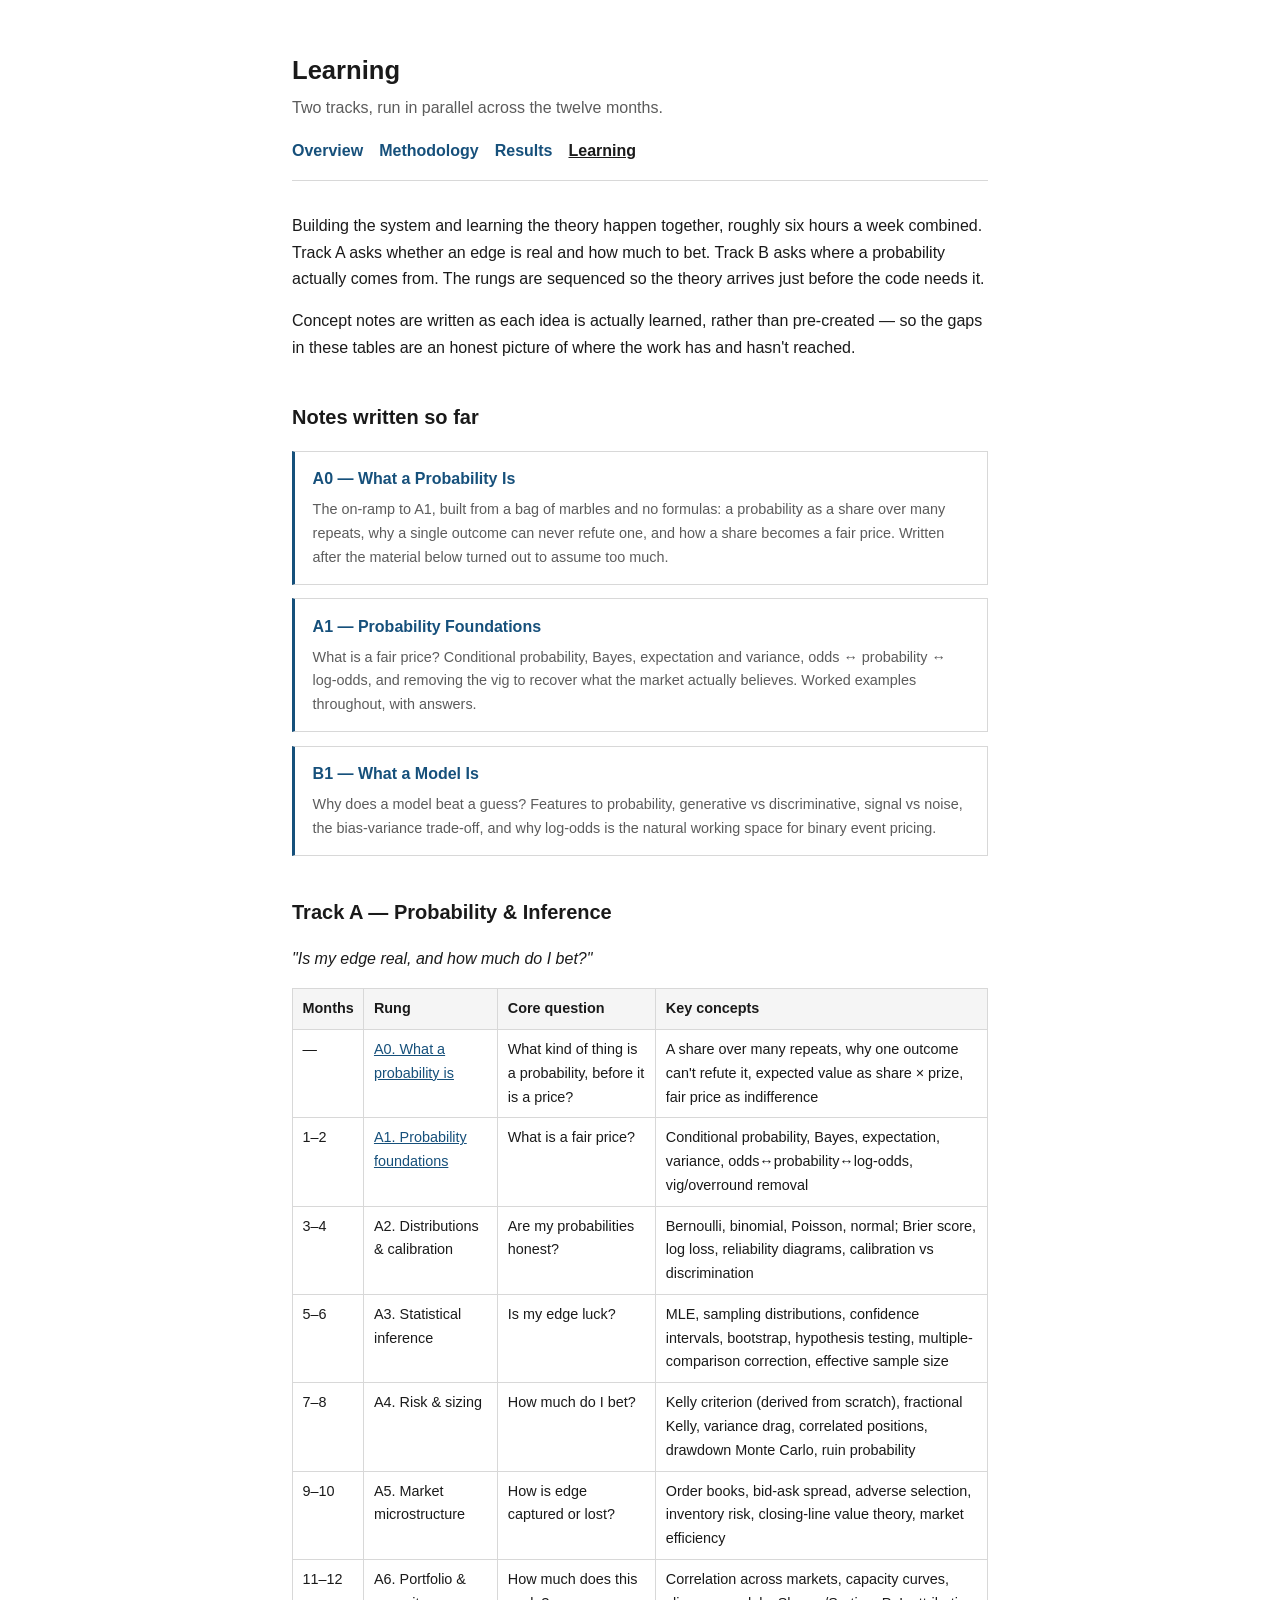
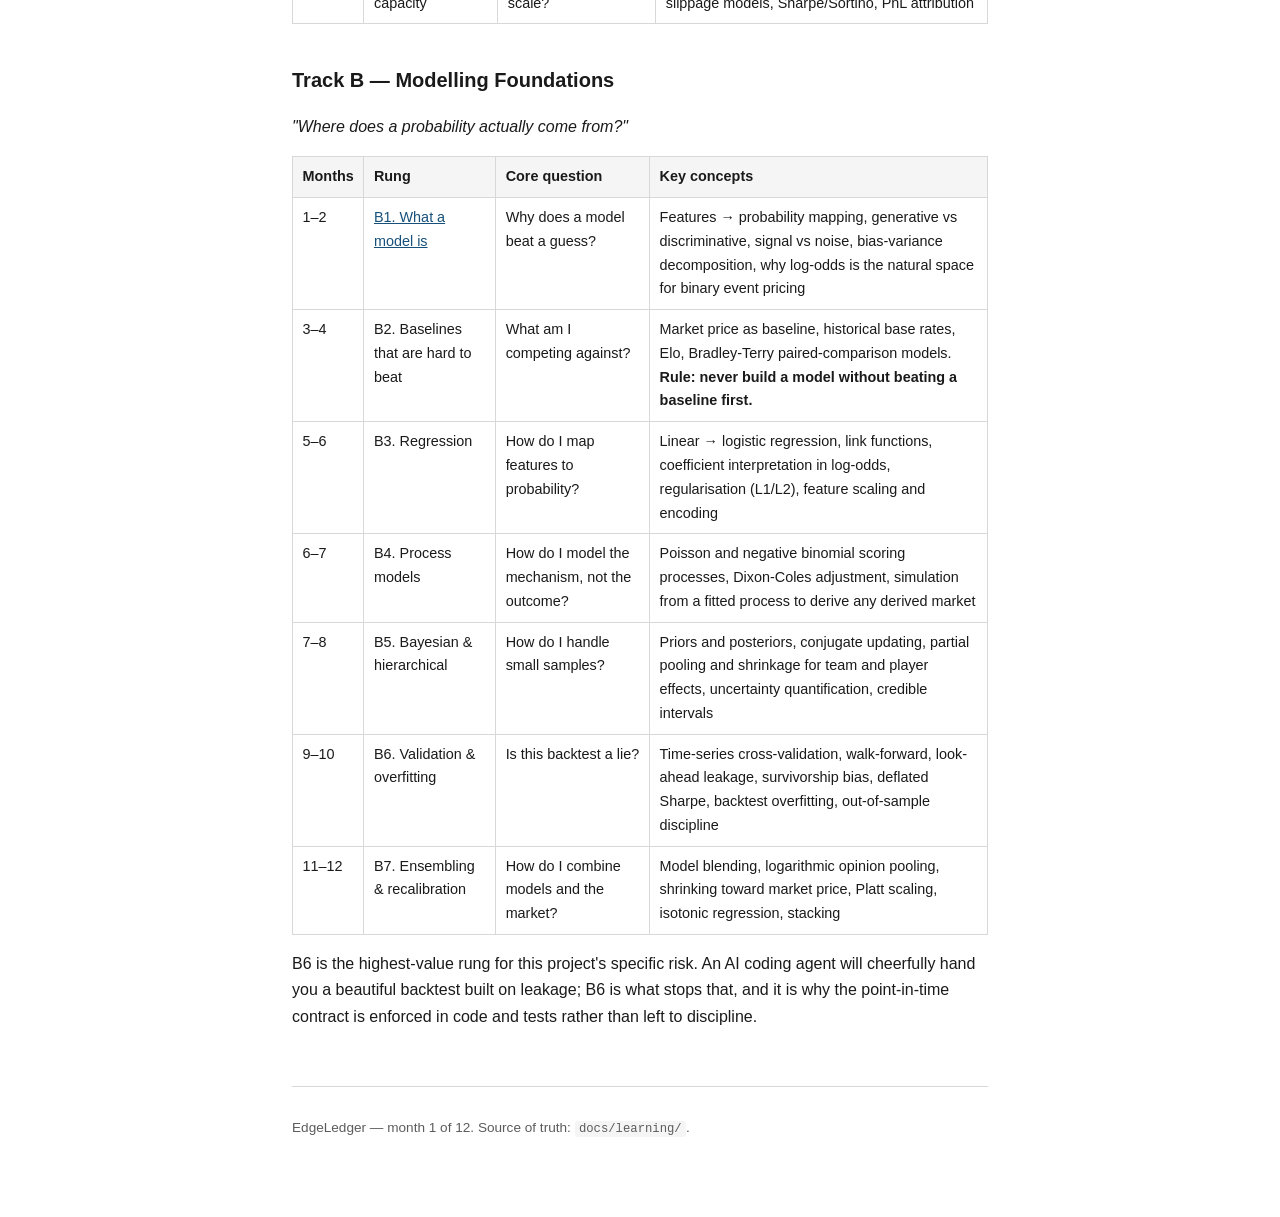
<file: site/learning.html>
<!doctype html>
<html lang="en">
<head>
<meta charset="utf-8">
<meta name="viewport" content="width=device-width, initial-scale=1">
<title>Learning — EdgeLedger</title>
<meta name="description" content="The twelve-month learning curriculum behind EdgeLedger: probability and inference, and modelling foundations.">
<link rel="stylesheet" href="style.css">
</head>
<body>

<header>
  <h1>Learning</h1>
  <p class="tagline">Two tracks, run in parallel across the twelve months.</p>
  <nav>
    <a href="index.html">Overview</a>
    <a href="methodology.html">Methodology</a>
    <a href="results.html">Results</a>
    <a href="learning.html" aria-current="page">Learning</a>
  </nav>
</header>

<main>

<p>Building the system and learning the theory happen together, roughly six hours a week combined.
Track A asks whether an edge is real and how much to bet. Track B asks where a probability
actually comes from. The rungs are sequenced so the theory arrives just before the code needs
it.</p>

<p>Concept notes are written as each idea is actually learned, rather than pre-created — so the
gaps in these tables are an honest picture of where the work has and hasn't reached.</p>

<h2>Notes written so far</h2>

<ul class="card-list">
  <li>
    <a href="learning-a0.html">A0 — What a Probability Is</a>
    <p>The on-ramp to A1, built from a bag of marbles and no formulas: a probability as a share
    over many repeats, why a single outcome can never refute one, and how a share becomes a fair
    price. Written after the material below turned out to assume too much.</p>
  </li>
  <li>
    <a href="learning-a1.html">A1 — Probability Foundations</a>
    <p>What is a fair price? Conditional probability, Bayes, expectation and variance,
    odds ↔ probability ↔ log-odds, and removing the vig to recover what the market actually
    believes. Worked examples throughout, with answers.</p>
  </li>
  <li>
    <a href="learning-b1.html">B1 — What a Model Is</a>
    <p>Why does a model beat a guess? Features to probability, generative vs discriminative,
    signal vs noise, the bias-variance trade-off, and why log-odds is the natural working
    space for binary event pricing.</p>
  </li>
</ul>

<h2>Track A — Probability &amp; Inference</h2>

<p><em>"Is my edge real, and how much do I bet?"</em></p>

<div class="table-wrap">
<table>
  <thead>
    <tr><th>Months</th><th>Rung</th><th>Core question</th><th>Key concepts</th></tr>
  </thead>
  <tbody>
    <tr>
      <td>—</td><td><a href="learning-a0.html">A0. What a probability is</a></td>
      <td>What kind of thing is a probability, before it is a price?</td>
      <td>A share over many repeats, why one outcome can't refute it, expected value as
      share × prize, fair price as indifference</td>
    </tr>
    <tr>
      <td>1–2</td><td><a href="learning-a1.html">A1. Probability foundations</a></td><td>What is a fair price?</td>
      <td>Conditional probability, Bayes, expectation, variance, odds↔probability↔log-odds,
      vig/overround removal</td>
    </tr>
    <tr>
      <td>3–4</td><td>A2. Distributions &amp; calibration</td><td>Are my probabilities honest?</td>
      <td>Bernoulli, binomial, Poisson, normal; Brier score, log loss, reliability diagrams,
      calibration vs discrimination</td>
    </tr>
    <tr>
      <td>5–6</td><td>A3. Statistical inference</td><td>Is my edge luck?</td>
      <td>MLE, sampling distributions, confidence intervals, bootstrap, hypothesis testing,
      multiple-comparison correction, effective sample size</td>
    </tr>
    <tr>
      <td>7–8</td><td>A4. Risk &amp; sizing</td><td>How much do I bet?</td>
      <td>Kelly criterion (derived from scratch), fractional Kelly, variance drag, correlated
      positions, drawdown Monte Carlo, ruin probability</td>
    </tr>
    <tr>
      <td>9–10</td><td>A5. Market microstructure</td><td>How is edge captured or lost?</td>
      <td>Order books, bid-ask spread, adverse selection, inventory risk, closing-line value
      theory, market efficiency</td>
    </tr>
    <tr>
      <td>11–12</td><td>A6. Portfolio &amp; capacity</td><td>How much does this scale?</td>
      <td>Correlation across markets, capacity curves, slippage models, Sharpe/Sortino, PnL
      attribution</td>
    </tr>
  </tbody>
</table>
</div>

<h2>Track B — Modelling Foundations</h2>

<p><em>"Where does a probability actually come from?"</em></p>

<div class="table-wrap">
<table>
  <thead>
    <tr><th>Months</th><th>Rung</th><th>Core question</th><th>Key concepts</th></tr>
  </thead>
  <tbody>
    <tr>
      <td>1–2</td><td><a href="learning-b1.html">B1. What a model is</a></td><td>Why does a model beat a guess?</td>
      <td>Features → probability mapping, generative vs discriminative, signal vs noise,
      bias-variance decomposition, why log-odds is the natural space for binary event pricing</td>
    </tr>
    <tr>
      <td>3–4</td><td>B2. Baselines that are hard to beat</td><td>What am I competing against?</td>
      <td>Market price as baseline, historical base rates, Elo, Bradley-Terry paired-comparison
      models. <strong>Rule: never build a model without beating a baseline first.</strong></td>
    </tr>
    <tr>
      <td>5–6</td><td>B3. Regression</td><td>How do I map features to probability?</td>
      <td>Linear → logistic regression, link functions, coefficient interpretation in log-odds,
      regularisation (L1/L2), feature scaling and encoding</td>
    </tr>
    <tr>
      <td>6–7</td><td>B4. Process models</td><td>How do I model the mechanism, not the outcome?</td>
      <td>Poisson and negative binomial scoring processes, Dixon-Coles adjustment, simulation from
      a fitted process to derive any derived market</td>
    </tr>
    <tr>
      <td>7–8</td><td>B5. Bayesian &amp; hierarchical</td><td>How do I handle small samples?</td>
      <td>Priors and posteriors, conjugate updating, partial pooling and shrinkage for team and
      player effects, uncertainty quantification, credible intervals</td>
    </tr>
    <tr>
      <td>9–10</td><td>B6. Validation &amp; overfitting</td><td>Is this backtest a lie?</td>
      <td>Time-series cross-validation, walk-forward, look-ahead leakage, survivorship bias,
      deflated Sharpe, backtest overfitting, out-of-sample discipline</td>
    </tr>
    <tr>
      <td>11–12</td><td>B7. Ensembling &amp; recalibration</td><td>How do I combine models and the market?</td>
      <td>Model blending, logarithmic opinion pooling, shrinking toward market price, Platt
      scaling, isotonic regression, stacking</td>
    </tr>
  </tbody>
</table>
</div>

<p>B6 is the highest-value rung for this project's specific risk. An AI coding agent will
cheerfully hand you a beautiful backtest built on leakage; B6 is what stops that, and it is why
the point-in-time contract is enforced in code and tests rather than left to discipline.</p>

</main>

<footer>
  <p>EdgeLedger — month 1 of 12. Source of truth: <code>docs/learning/</code>.</p>
</footer>

</body>
</html>
</file>
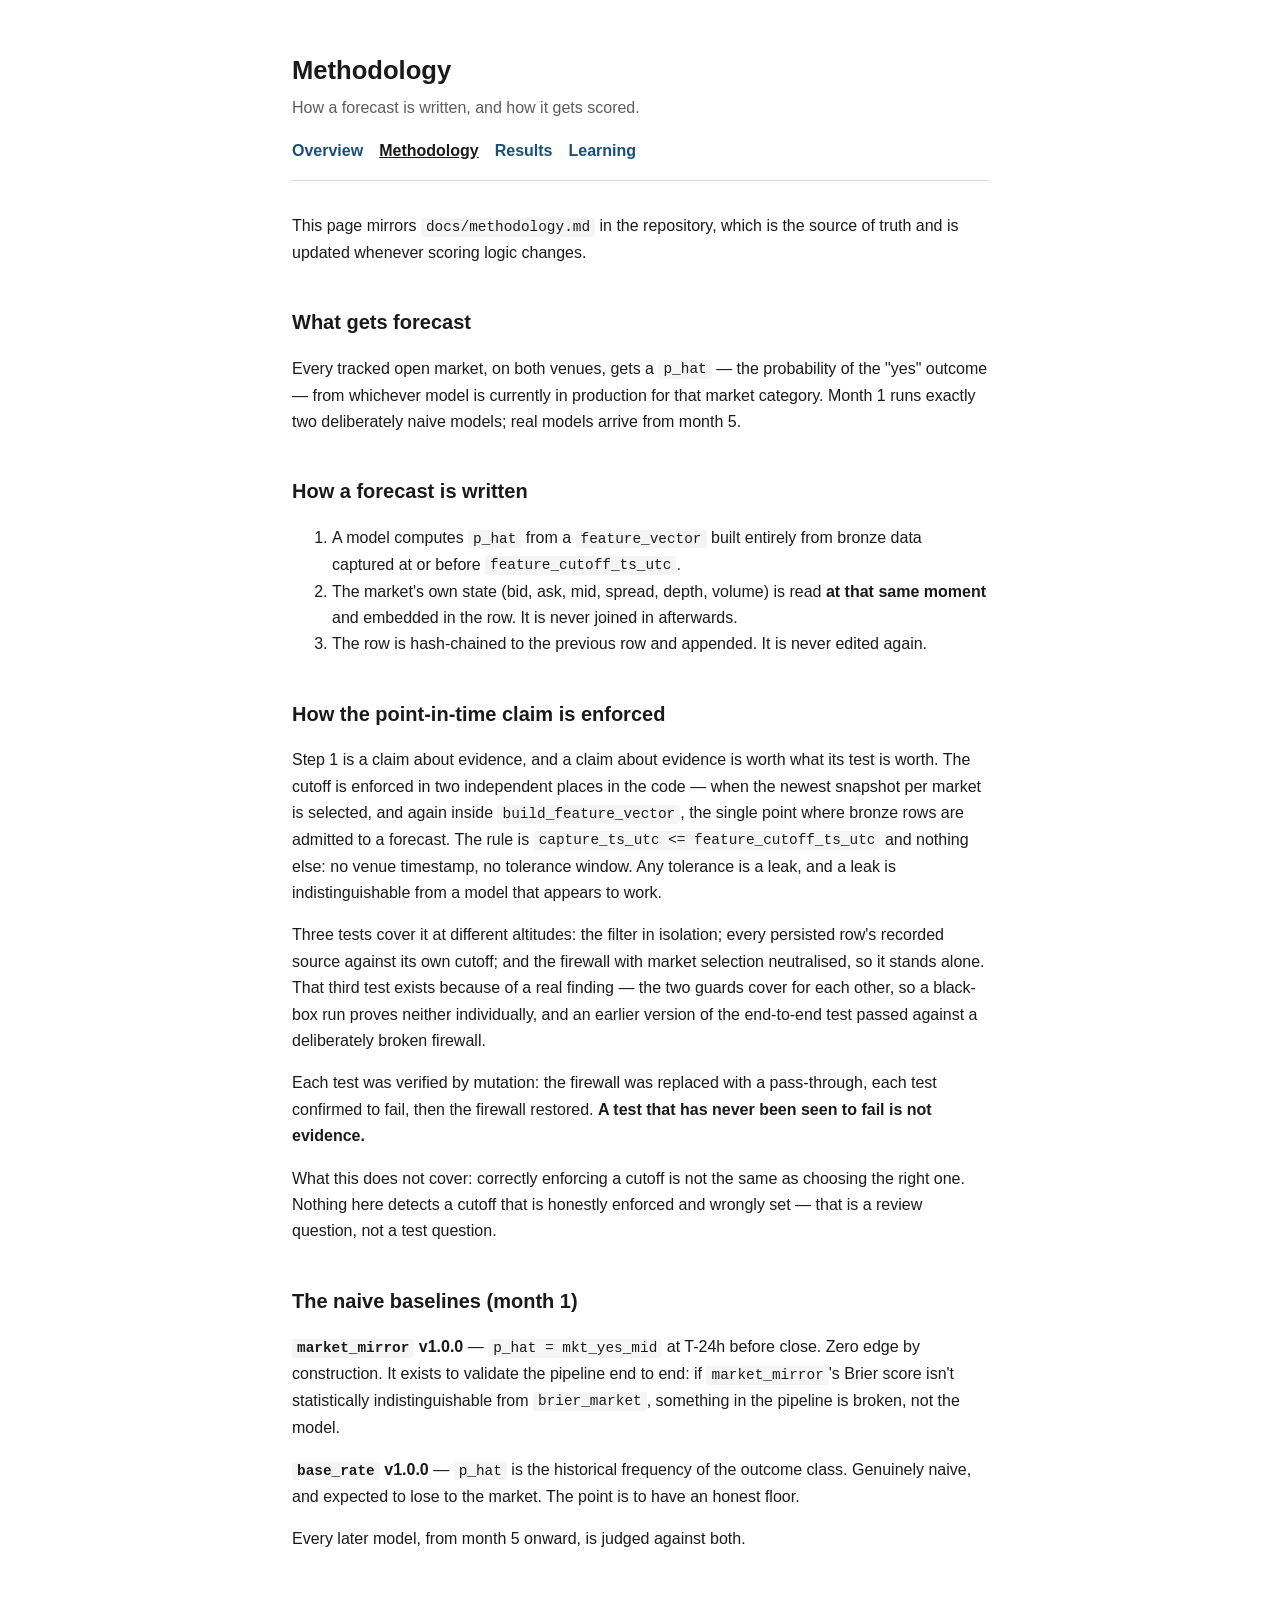
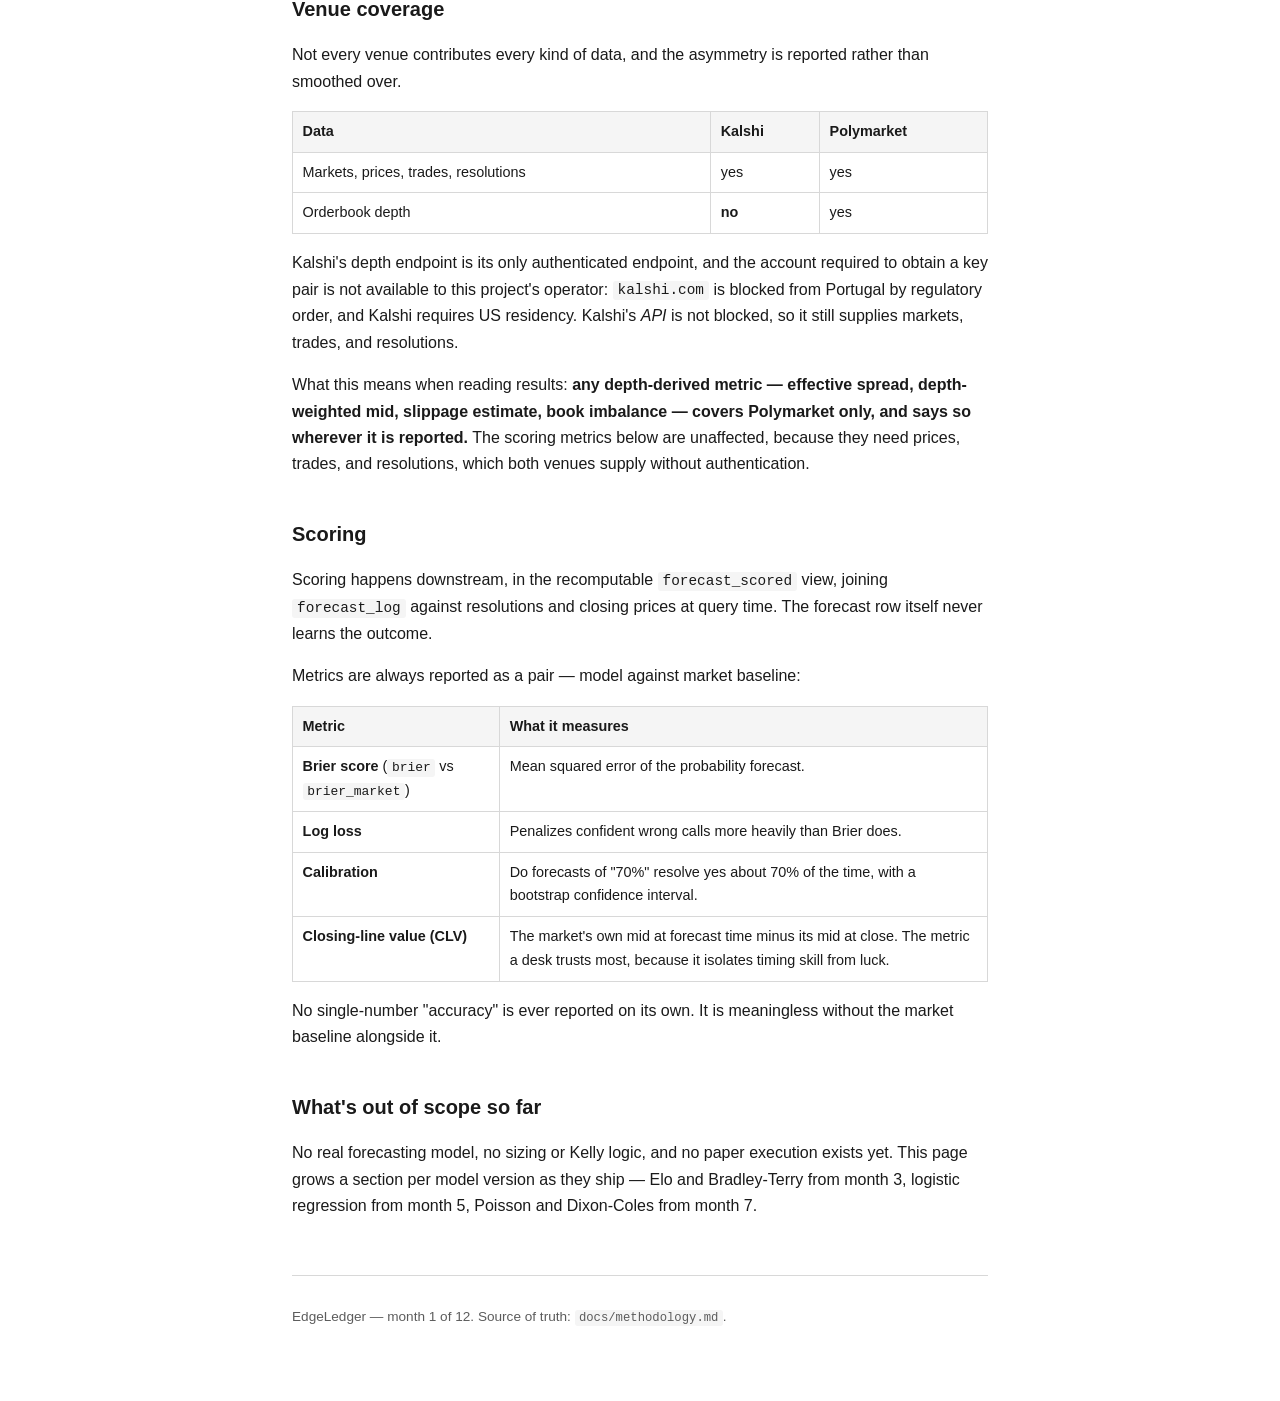
<file: site/methodology.html>
<!doctype html>
<html lang="en">
<head>
<meta charset="utf-8">
<meta name="viewport" content="width=device-width, initial-scale=1">
<title>Methodology — EdgeLedger</title>
<meta name="description" content="How EdgeLedger forecasts are written, hash-chained, and scored against the market's own price as the baseline.">
<link rel="stylesheet" href="style.css">
</head>
<body>

<header>
  <h1>Methodology</h1>
  <p class="tagline">How a forecast is written, and how it gets scored.</p>
  <nav>
    <a href="index.html">Overview</a>
    <a href="methodology.html" aria-current="page">Methodology</a>
    <a href="results.html">Results</a>
    <a href="learning.html">Learning</a>
  </nav>
</header>

<main>

<p>This page mirrors <code>docs/methodology.md</code> in the repository, which is the source of
truth and is updated whenever scoring logic changes.</p>

<h2>What gets forecast</h2>

<p>Every tracked open market, on both venues, gets a <code>p_hat</code> — the probability of the
"yes" outcome — from whichever model is currently in production for that market category. Month 1
runs exactly two deliberately naive models; real models arrive from month 5.</p>

<h2>How a forecast is written</h2>

<ol>
  <li>A model computes <code>p_hat</code> from a <code>feature_vector</code> built entirely from
  bronze data captured at or before <code>feature_cutoff_ts_utc</code>.</li>
  <li>The market's own state (bid, ask, mid, spread, depth, volume) is read <strong>at that same
  moment</strong> and embedded in the row. It is never joined in afterwards.</li>
  <li>The row is hash-chained to the previous row and appended. It is never edited again.</li>
</ol>

<h2>How the point-in-time claim is enforced</h2>

<p>Step 1 is a claim about evidence, and a claim about evidence is worth what its test is worth.
The cutoff is enforced in two independent places in the code — when the newest snapshot per market
is selected, and again inside <code>build_feature_vector</code>, the single point where bronze rows
are admitted to a forecast. The rule is
<code>capture_ts_utc &lt;= feature_cutoff_ts_utc</code> and nothing else: no venue timestamp, no
tolerance window. Any tolerance is a leak, and a leak is indistinguishable from a model that
appears to work.</p>

<p>Three tests cover it at different altitudes: the filter in isolation; every persisted row's
recorded source against its own cutoff; and the firewall with market selection neutralised, so it
stands alone. That third test exists because of a real finding — the two guards cover for each
other, so a black-box run proves neither individually, and an earlier version of the end-to-end
test passed against a deliberately broken firewall.</p>

<p>Each test was verified by mutation: the firewall was replaced with a pass-through, each test
confirmed to fail, then the firewall restored. <strong>A test that has never been seen to fail is
not evidence.</strong></p>

<p>What this does not cover: correctly enforcing a cutoff is not the same as choosing the right
one. Nothing here detects a cutoff that is honestly enforced and wrongly set — that is a review
question, not a test question.</p>

<h2>The naive baselines (month 1)</h2>

<p><strong><code>market_mirror</code> v1.0.0</strong> — <code>p_hat = mkt_yes_mid</code> at T-24h
before close. Zero edge by construction. It exists to validate the pipeline end to end: if
<code>market_mirror</code>'s Brier score isn't statistically indistinguishable from
<code>brier_market</code>, something in the pipeline is broken, not the model.</p>

<p><strong><code>base_rate</code> v1.0.0</strong> — <code>p_hat</code> is the historical frequency
of the outcome class. Genuinely naive, and expected to lose to the market. The point is to have an
honest floor.</p>

<p>Every later model, from month 5 onward, is judged against both.</p>

<h2>Venue coverage</h2>

<p>Not every venue contributes every kind of data, and the asymmetry is reported rather than
smoothed over.</p>

<div class="table-wrap">
<table>
  <thead>
    <tr><th>Data</th><th>Kalshi</th><th>Polymarket</th></tr>
  </thead>
  <tbody>
    <tr><td>Markets, prices, trades, resolutions</td><td>yes</td><td>yes</td></tr>
    <tr><td>Orderbook depth</td><td><strong>no</strong></td><td>yes</td></tr>
  </tbody>
</table>
</div>

<p>Kalshi's depth endpoint is its only authenticated endpoint, and the account required to obtain
a key pair is not available to this project's operator: <code>kalshi.com</code> is blocked from
Portugal by regulatory order, and Kalshi requires US residency. Kalshi's <em>API</em> is not
blocked, so it still supplies markets, trades, and resolutions.</p>

<p>What this means when reading results: <strong>any depth-derived metric — effective spread,
depth-weighted mid, slippage estimate, book imbalance — covers Polymarket only, and says so
wherever it is reported.</strong> The scoring metrics below are unaffected, because they need
prices, trades, and resolutions, which both venues supply without authentication.</p>

<h2>Scoring</h2>

<p>Scoring happens downstream, in the recomputable <code>forecast_scored</code> view, joining
<code>forecast_log</code> against resolutions and closing prices at query time. The forecast row
itself never learns the outcome.</p>

<p>Metrics are always reported as a pair — model against market baseline:</p>

<div class="table-wrap">
<table>
  <thead>
    <tr><th>Metric</th><th>What it measures</th></tr>
  </thead>
  <tbody>
    <tr>
      <td><strong>Brier score</strong> (<code>brier</code> vs <code>brier_market</code>)</td>
      <td>Mean squared error of the probability forecast.</td>
    </tr>
    <tr>
      <td><strong>Log loss</strong></td>
      <td>Penalizes confident wrong calls more heavily than Brier does.</td>
    </tr>
    <tr>
      <td><strong>Calibration</strong></td>
      <td>Do forecasts of "70%" resolve yes about 70% of the time, with a bootstrap confidence
      interval.</td>
    </tr>
    <tr>
      <td><strong>Closing-line value (CLV)</strong></td>
      <td>The market's own mid at forecast time minus its mid at close. The metric a desk trusts
      most, because it isolates timing skill from luck.</td>
    </tr>
  </tbody>
</table>
</div>

<p>No single-number "accuracy" is ever reported on its own. It is meaningless without the market
baseline alongside it.</p>

<h2>What's out of scope so far</h2>

<p>No real forecasting model, no sizing or Kelly logic, and no paper execution exists yet. This
page grows a section per model version as they ship — Elo and Bradley-Terry from month 3, logistic
regression from month 5, Poisson and Dixon-Coles from month 7.</p>

</main>

<footer>
  <p>EdgeLedger — month 1 of 12. Source of truth: <code>docs/methodology.md</code>.</p>
</footer>

</body>
</html>
</file>
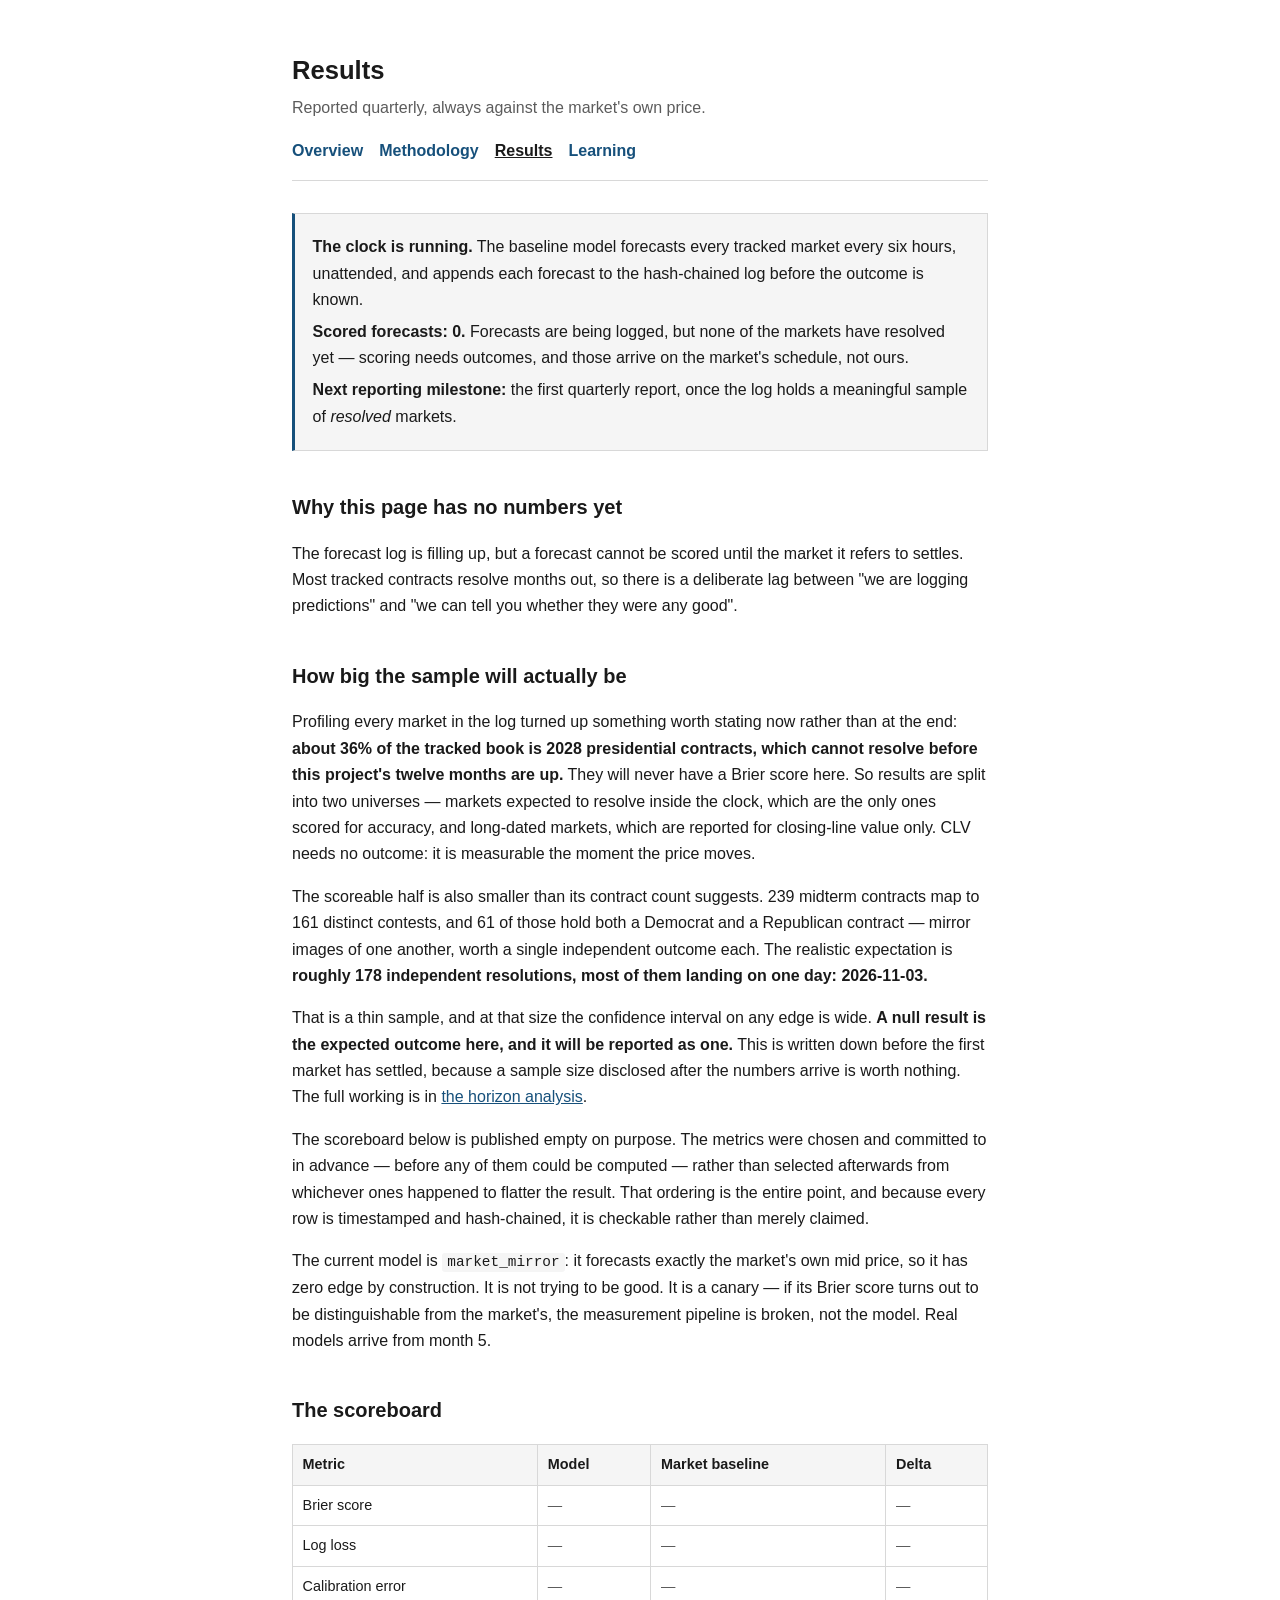
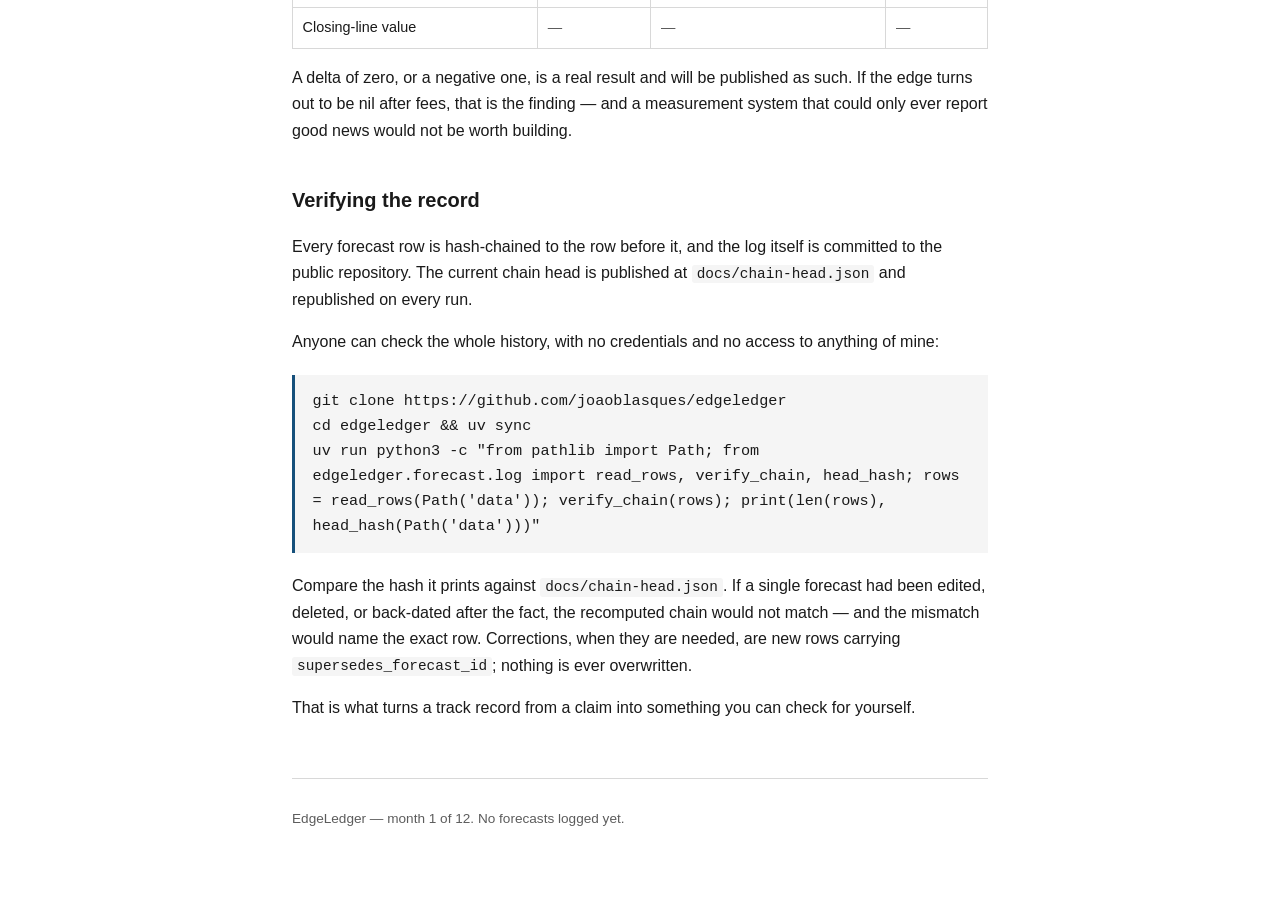
<file: site/results.html>
<!doctype html>
<html lang="en">
<head>
<meta charset="utf-8">
<meta name="viewport" content="width=device-width, initial-scale=1">
<title>Results — EdgeLedger</title>
<meta name="description" content="EdgeLedger results, reported quarterly against the market baseline. Month 1: zero forecasts logged so far.">
<link rel="stylesheet" href="style.css">
</head>
<body>

<header>
  <h1>Results</h1>
  <p class="tagline">Reported quarterly, always against the market's own price.</p>
  <nav>
    <a href="index.html">Overview</a>
    <a href="methodology.html">Methodology</a>
    <a href="results.html" aria-current="page">Results</a>
    <a href="learning.html">Learning</a>
  </nav>
</header>

<main>

<div class="status">
  <p><strong>The clock is running.</strong> The baseline model forecasts every tracked market
  every six hours, unattended, and appends each forecast to the hash-chained log before the
  outcome is known.</p>
  <p><strong>Scored forecasts: 0.</strong> Forecasts are being logged, but none of the markets
  have resolved yet — scoring needs outcomes, and those arrive on the market's schedule, not
  ours.</p>
  <p><strong>Next reporting milestone:</strong> the first quarterly report, once the log holds a
  meaningful sample of <em>resolved</em> markets.</p>
</div>

<h2>Why this page has no numbers yet</h2>

<p>The forecast log is filling up, but a forecast cannot be scored until the market it refers to
settles. Most tracked contracts resolve months out, so there is a deliberate lag between "we are
logging predictions" and "we can tell you whether they were any good".</p>

<h2>How big the sample will actually be</h2>

<p>Profiling every market in the log turned up something worth stating now rather than at the
end: <strong>about 36% of the tracked book is 2028 presidential contracts, which cannot resolve
before this project's twelve months are up.</strong> They will never have a Brier score here. So
results are split into two universes — markets expected to resolve inside the clock, which are
the only ones scored for accuracy, and long-dated markets, which are reported for closing-line
value only. CLV needs no outcome: it is measurable the moment the price moves.</p>

<p>The scoreable half is also smaller than its contract count suggests. 239 midterm contracts
map to 161 distinct contests, and 61 of those hold both a Democrat and a Republican contract —
mirror images of one another, worth a single independent outcome each. The realistic expectation
is <strong>roughly 178 independent resolutions, most of them landing on one day: 2026-11-03.</strong></p>

<p>That is a thin sample, and at that size the confidence interval on any edge is wide. <strong>A
null result is the expected outcome here, and it will be reported as one.</strong> This is
written down before the first market has settled, because a sample size disclosed after the
numbers arrive is worth nothing. The full working is in
<a href="https://github.com/joaoblasques/edgeledger/blob/master/docs/horizon-analysis-2026-08-21.md">the
horizon analysis</a>.</p>

<p>The scoreboard below is published empty on purpose. The metrics were chosen and committed to
in advance — before any of them could be computed — rather than selected afterwards from
whichever ones happened to flatter the result. That ordering is the entire point, and because
every row is timestamped and hash-chained, it is checkable rather than merely claimed.</p>

<p>The current model is <code>market_mirror</code>: it forecasts exactly the market's own mid
price, so it has zero edge by construction. It is not trying to be good. It is a canary — if its
Brier score turns out to be distinguishable from the market's, the measurement pipeline is broken,
not the model. Real models arrive from month 5.</p>

<h2>The scoreboard</h2>

<div class="table-wrap">
<table>
  <thead>
    <tr>
      <th>Metric</th>
      <th>Model</th>
      <th>Market baseline</th>
      <th>Delta</th>
    </tr>
  </thead>
  <tbody>
    <tr>
      <td>Brier score</td>
      <td class="pending">—</td>
      <td class="pending">—</td>
      <td class="pending">—</td>
    </tr>
    <tr>
      <td>Log loss</td>
      <td class="pending">—</td>
      <td class="pending">—</td>
      <td class="pending">—</td>
    </tr>
    <tr>
      <td>Calibration error</td>
      <td class="pending">—</td>
      <td class="pending">—</td>
      <td class="pending">—</td>
    </tr>
    <tr>
      <td>Closing-line value</td>
      <td class="pending">—</td>
      <td class="pending">—</td>
      <td class="pending">—</td>
    </tr>
  </tbody>
</table>
</div>

<p>A delta of zero, or a negative one, is a real result and will be published as such. If the
edge turns out to be nil after fees, that is the finding — and a measurement system that could
only ever report good news would not be worth building.</p>

<h2>Verifying the record</h2>

<p>Every forecast row is hash-chained to the row before it, and the log itself is committed to
the public repository. The current chain head is published at
<code>docs/chain-head.json</code> and republished on every run.</p>

<p>Anyone can check the whole history, with no credentials and no access to anything of mine:</p>

<div class="math-block">git clone https://github.com/joaoblasques/edgeledger<br>
cd edgeledger &amp;&amp; uv sync<br>
uv run python3 -c "from pathlib import Path; from edgeledger.forecast.log import
read_rows, verify_chain, head_hash; rows = read_rows(Path('data'));
verify_chain(rows); print(len(rows), head_hash(Path('data')))"</div>

<p>Compare the hash it prints against <code>docs/chain-head.json</code>. If a single forecast
had been edited, deleted, or back-dated after the fact, the recomputed chain would not match —
and the mismatch would name the exact row. Corrections, when they are needed, are new rows
carrying <code>supersedes_forecast_id</code>; nothing is ever overwritten.</p>

<p>That is what turns a track record from a claim into something you can check for yourself.</p>

</main>

<footer>
  <p>EdgeLedger — month 1 of 12. No forecasts logged yet.</p>
</footer>

</body>
</html>
</file>
<file: site/style.css>
/* EdgeLedger — plain baseline styles.
   Deliberately minimal: a design pass with the frontend-design skill is a later, separate
   milestone. Structure and legibility only, no bespoke visual system yet. */

:root {
  --fg: #1a1a1a;
  --muted: #5c5c5c;
  --bg: #ffffff;
  --accent: #16507b;
  --border: #d8d8d8;
  --code-bg: #f5f5f5;
}

@media (prefers-color-scheme: dark) {
  :root {
    --fg: #e8e8e8;
    --muted: #a0a0a0;
    --bg: #131313;
    --accent: #7db4e0;
    --border: #333333;
    --code-bg: #1e1e1e;
  }
}

* { box-sizing: border-box; }

body {
  margin: 0 auto;
  padding: 2rem 1.25rem 4rem;
  max-width: 46rem;
  font: 16px/1.65 -apple-system, BlinkMacSystemFont, "Segoe UI", Helvetica, Arial, sans-serif;
  color: var(--fg);
  background: var(--bg);
}

header { border-bottom: 1px solid var(--border); margin-bottom: 2rem; }
header h1 { margin-bottom: 0.25rem; font-size: 1.6rem; }
header p.tagline { margin-top: 0; color: var(--muted); }

nav { display: flex; flex-wrap: wrap; gap: 1rem; padding-bottom: 1rem; }
nav a { color: var(--accent); text-decoration: none; font-weight: 600; }
nav a:hover, nav a:focus { text-decoration: underline; }
nav a[aria-current="page"] { color: var(--fg); text-decoration: underline; }

h2 { margin-top: 2.5rem; font-size: 1.25rem; }
h3 { margin-top: 1.75rem; font-size: 1.05rem; }

a { color: var(--accent); }

code {
  background: var(--code-bg);
  padding: 0.1em 0.35em;
  border-radius: 3px;
  font-size: 0.9em;
}

blockquote {
  margin: 1.5rem 0;
  padding: 0.5rem 0 0.5rem 1rem;
  border-left: 3px solid var(--accent);
  color: var(--muted);
  font-style: italic;
}

table { border-collapse: collapse; width: 100%; font-size: 0.9rem; }
th, td { border: 1px solid var(--border); padding: 0.5rem 0.6rem; text-align: left; vertical-align: top; }
th { background: var(--code-bg); }

/* Wide tables scroll inside their own container rather than the page body. */
.table-wrap { overflow-x: auto; margin: 1rem 0; }

.status {
  border: 1px solid var(--border);
  border-left: 3px solid var(--accent);
  background: var(--code-bg);
  padding: 0.9rem 1.1rem;
  margin: 1.5rem 0;
}
.status p { margin: 0.35rem 0; }

.pending { color: var(--muted); font-variant-numeric: tabular-nums; }

/* --- learning pages --- */

.prose { max-width: 42rem; }
.prose h2 { padding-top: 0.5rem; border-top: 1px solid var(--border); }
.prose h3 { color: var(--muted); font-size: 1rem; text-transform: none; }
.prose li { margin: 0.3rem 0; }

.toc {
  background: var(--code-bg);
  border: 1px solid var(--border);
  padding: 1rem 1.25rem;
  margin: 0 0 2.5rem;
  font-size: 0.9rem;
}
.toc p { margin: 0 0 0.5rem; }
.toc ol { margin: 0; padding-left: 1.4rem; }
.toc a { text-decoration: none; }
.toc a:hover { text-decoration: underline; }

/* Maths rendered as text — no external font or script (CSP blocks CDNs). */
.math-inline {
  font-family: "SF Mono", "Cascadia Mono", Menlo, Consolas, monospace;
  font-size: 0.95em;
  white-space: nowrap;
}
.math-block {
  font-family: "SF Mono", "Cascadia Mono", Menlo, Consolas, monospace;
  background: var(--code-bg);
  border-left: 3px solid var(--accent);
  padding: 0.85rem 1.1rem;
  margin: 1.25rem 0;
  overflow-x: auto;
  font-size: 0.95rem;
}

details {
  border: 1px solid var(--border);
  border-radius: 4px;
  padding: 0.75rem 1rem;
  margin: 1.5rem 0;
  background: var(--code-bg);
}
details summary {
  cursor: pointer;
  font-weight: 600;
  color: var(--accent);
}
details[open] summary { margin-bottom: 0.75rem; }

.card-list { list-style: none; padding: 0; }
.card-list li {
  border: 1px solid var(--border);
  border-left: 3px solid var(--accent);
  padding: 0.9rem 1.1rem;
  margin: 0.85rem 0;
}
.card-list a { font-weight: 600; text-decoration: none; }
.card-list a:hover { text-decoration: underline; }
.card-list p { margin: 0.35rem 0 0; color: var(--muted); font-size: 0.9rem; }

footer {
  margin-top: 3.5rem;
  padding-top: 1rem;
  border-top: 1px solid var(--border);
  color: var(--muted);
  font-size: 0.85rem;
}
</file>
